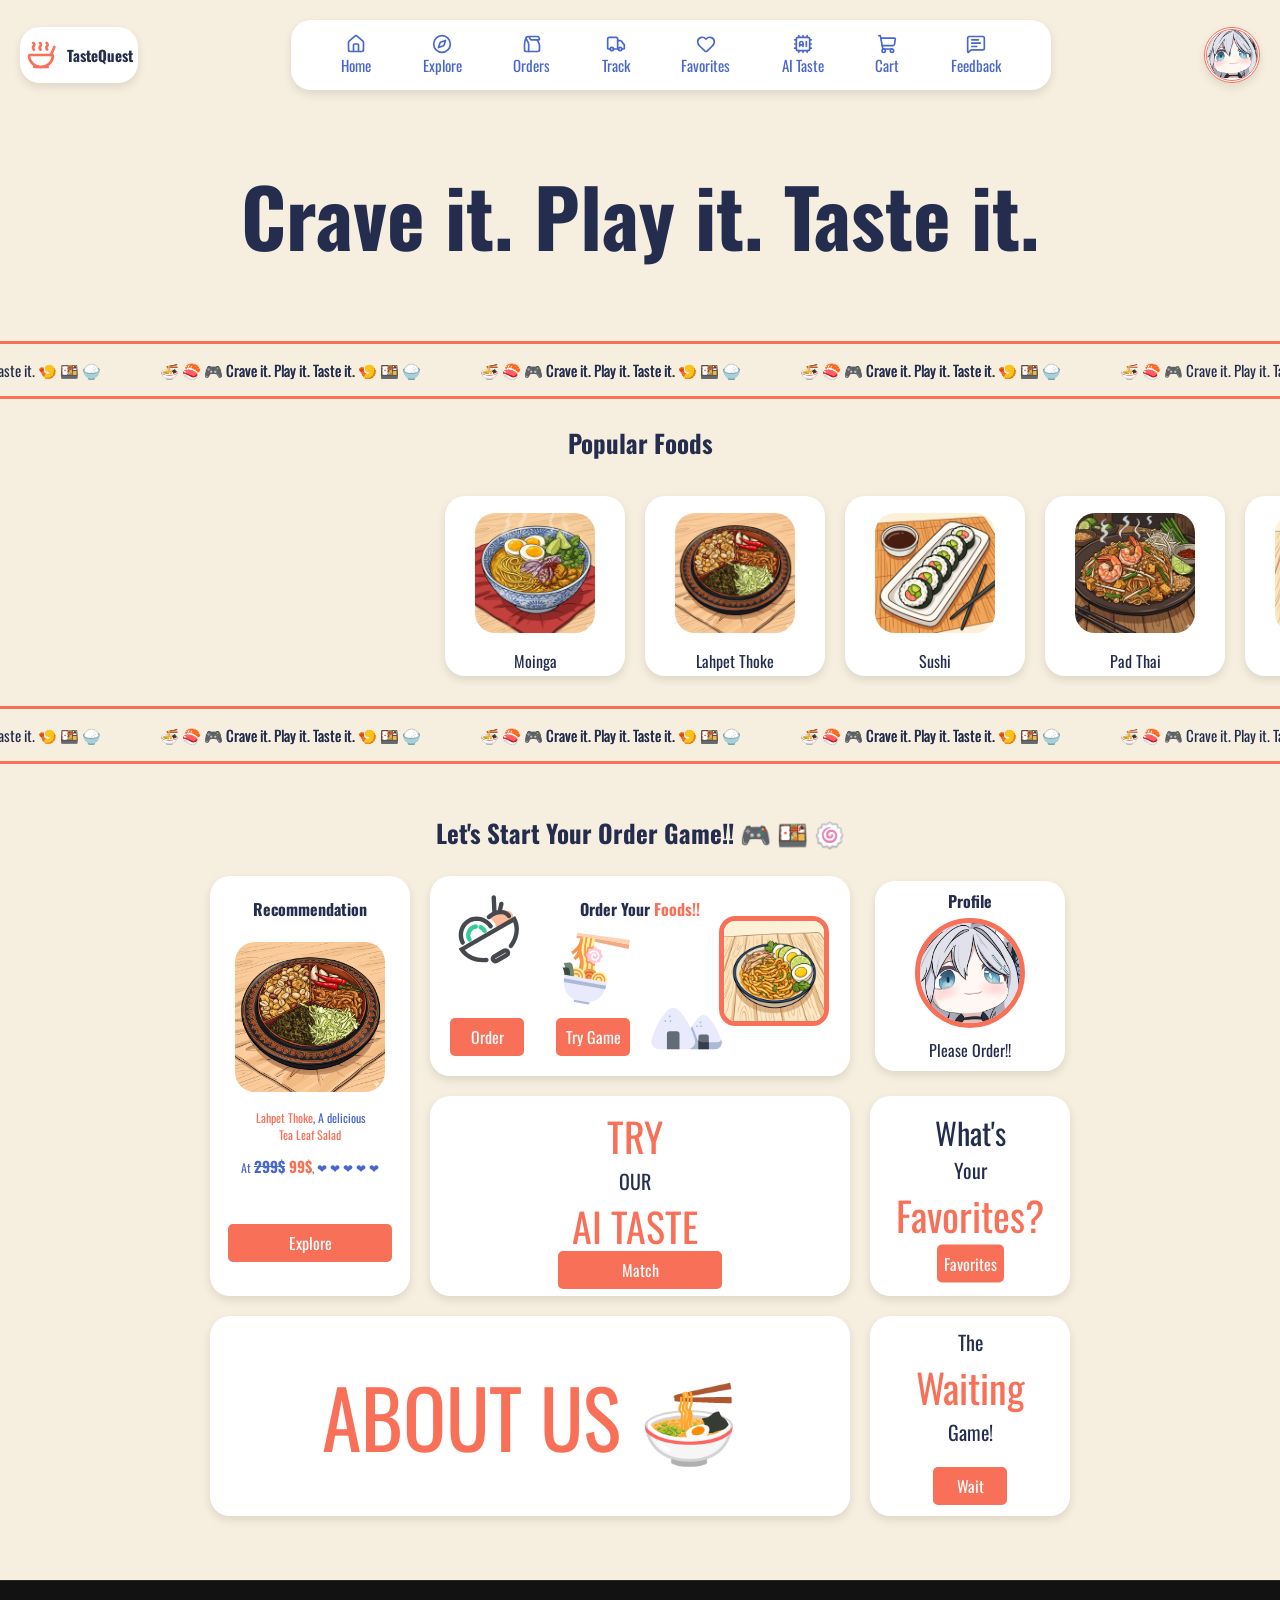
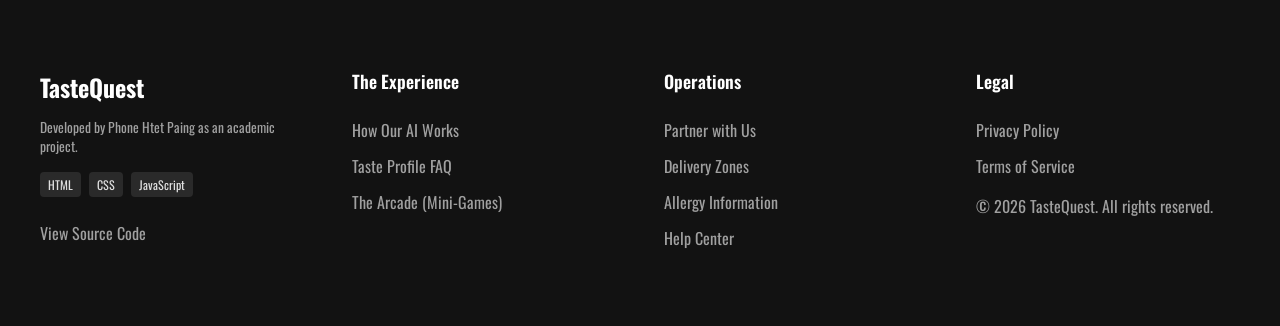
<file: index.html>
<!DOCTYPE html>
<html lang="en">
<head>
    <meta charset="UTF-8">
    <meta name="viewport" content="width=device-width, initial-scale=1.0">
    <title>TasteQuest | Crave it. Play it. Taste it. 🍜🍣🎮</title> 
    <link rel="stylesheet" href="styles.css">  
    <link rel="icon" type="image/x-icon" href="food_svg_icon.ico">  
</head>
<body>
    <nav class="nav-container"> 
        <div class="nav-logo box-decor box-hover">
            <svg xmlns="http://www.w3.org/2000/svg" width="32" height="32" viewBox="0 0 24 24" fill="none" stroke="#F87058" stroke-width="2" stroke-linecap="round" stroke-linejoin="round" class="lucide lucide-soup preview-icon"><path d="M11.248 3c.273.1.808.53.747 1.36-.05.83-.938 1.2-.989 2.02-.06.78.333 1.24.727 1.62"/><path d="M16.252 3c.268.1.794.53.745 1.36-.06.83-.923 1.2-.993 2.02-.05.78.338 1.24.725 1.62"/><path d="M19.5 12 22 6"/><path d="M4 12a1 1 0 00-.99 1.133A9 9 0 0012 21a9 9 0 008.99-7.867A1 1 0 0020 12z"/><path d="M6.252 3c.268.1.794.53.745 1.36-.06.83-.923 1.2-.993 2.02-.05.78.338 1.24.735 1.62"/><path d="M7 21h10"/></svg> 
            <h1>TasteQuest</h1> 
        </div>
        <div class="nav-main box-decor">
            <div class="nav-item"> 
                <svg xmlns="http://www.w3.org/2000/svg" width="20" height="20" viewBox="0 0 24 24" fill="none" stroke="#4966CC" stroke-width="2" stroke-linecap="round" stroke-linejoin="round" class="lucide lucide-house preview-icon"><path d="M15 21v-8a1 1 0 0 0-1-1h-4a1 1 0 0 0-1 1v8"/><path d="M3 10a2 2 0 0 1 .709-1.528l7-6a2 2 0 0 1 2.582 0l7 6A2 2 0 0 1 21 10v9a2 2 0 0 1-2 2H5a2 2 0 0 1-2-2z"/></svg> 
                <a href="#">Home</a>
            </div>
            <div class="nav-item"> 
                <svg xmlns="http://www.w3.org/2000/svg" width="20" height="20" viewBox="0 0 24 24" fill="none" stroke="#4966CC" stroke-width="2" stroke-linecap="round" stroke-linejoin="round" class="lucide lucide-compass preview-icon"><circle cx="12" cy="12" r="10"/><path d="m16.24 7.76-1.804 5.411a2 2 0 0 1-1.265 1.265L7.76 16.24l1.804-5.411a2 2 0 0 1 1.265-1.265z"/></svg> 
                <a href="pages/explore.html">Explore</a> 
            </div>
            <div class="nav-item"> 
                <svg xmlns="http://www.w3.org/2000/svg" width="20" height="20" viewBox="0 0 24 24" fill="none" stroke="#4966CC" stroke-width="2" stroke-linecap="round" stroke-linejoin="round" class="lucide lucide-paper-bag preview-icon"><path d="M5.364 3.848C4 6 3 9.652 3 12.652V19a2 2 0 002 2h14a2 2 0 002-2v-5c0-2.334-1.816-4.668-2.622-7.002"/><path d="M7 3h11.379a2 2 0 011.789 1.106l.723 1.447A1 1 0 0119.997 7h-8.525a2 2 0 01-1.789-1.106L8.79 4.105a2 2 0 10-3.579 1.789l2.261 4.522A5 5 0 018 12.652V21"/></svg> 
                <a href="pages/view_orders.html">Orders</a>
            </div>
            <div class="nav-item"> 
                <svg xmlns="http://www.w3.org/2000/svg" width="20" height="20" viewBox="0 0 24 24" fill="none" stroke="#4966CC" stroke-width="2" stroke-linecap="round" stroke-linejoin="round" class="lucide lucide-truck preview-icon"><path d="M14 18V6a2 2 0 0 0-2-2H4a2 2 0 0 0-2 2v11a1 1 0 0 0 1 1h2"/><path d="M15 18H9"/><path d="M19 18h2a1 1 0 0 0 1-1v-3.65a1 1 0 0 0-.22-.624l-3.48-4.35A1 1 0 0 0 17.52 8H14"/><circle cx="17" cy="18" r="2"/><circle cx="7" cy="18" r="2"/></svg>  
                <a href="pages/track_orders.html">Track</a>
            </div>
            <div class="nav-item"> 
                <svg xmlns="http://www.w3.org/2000/svg" width="20" height="20" viewBox="0 0 24 24" fill="none" stroke="#4966CC" stroke-width="2" stroke-linecap="round" stroke-linejoin="round" class="lucide lucide-heart preview-icon"><path d="M2 9.5a5.5 5.5 0 0 1 9.591-3.676.56.56 0 0 0 .818 0A5.49 5.49 0 0 1 22 9.5c0 2.29-1.5 4-3 5.5l-5.492 5.313a2 2 0 0 1-3 .019L5 15c-1.5-1.5-3-3.2-3-5.5"/></svg> 
                <a href="pages/favorites.html">Favorites</a> 
            </div> 
            <div class="nav-item"> 
                <svg xmlns="http://www.w3.org/2000/svg" width="20" height="20" viewBox="0 0 24 24" fill="none" stroke="#4966CC" stroke-width="2" stroke-linecap="round" stroke-linejoin="round" class="lucide lucide-cpu-ai preview-icon"><path d="M12 20v2"/><path d="M12 2v2"/><path d="M16 9v6"/><path d="M17 20v2"/><path d="M17 2v2"/><path d="M2 12h2"/><path d="M2 17h2"/><path d="M2 7h2"/><path d="M20 12h2"/><path d="M20 17h2"/><path d="M20 7h2"/><path d="M7 20v2"/><path d="M7 2v2"/><path d="M8 13h4"/><path d="M8 15v-4a2 2 0 014 0v4"/><rect x="4" y="4" width="16" height="16" rx="2"/></svg> 
                <a href="pages/ai_taste_match.html">AI Taste</a> 
            </div> 
            <div class="nav-item"> 
                <svg xmlns="http://www.w3.org/2000/svg" width="20" height="20" viewBox="0 0 24 24" fill="none" stroke="#4966CC" stroke-width="2" stroke-linecap="round" stroke-linejoin="round" class="lucide lucide-shopping-cart preview-icon"><path d="m2.05 2.05 1.099-.028a1 1 0 0 1 1.008.815l2.69 14.347A1 1 0 0 0 7.83 18H18"/><path d="M4.563 5h16.435a1 1 0 0 1 .981 1.204l-1.026 6.226A2 2 0 0 1 18.962 14H6.25"/><circle cx="18" cy="20" r="2"/><circle cx="8" cy="20" r="2"/></svg>
                <a href="pages/cart.html">Cart</a> 
            </div> 
            <div class="nav-item"> 
                <svg xmlns="http://www.w3.org/2000/svg" width="20" height="20" viewBox="0 0 24 24" fill="none" stroke="#4966CC" stroke-width="2" stroke-linecap="round" stroke-linejoin="round" class="lucide lucide-message-square-text preview-icon"><path d="M22 17a2 2 0 0 1-2 2H6.828a2 2 0 0 0-1.414.586l-2.202 2.202A.71.71 0 0 1 2 21.286V5a2 2 0 0 1 2-2h16a2 2 0 0 1 2 2z"/><path d="M7 11h10"/><path d="M7 15h6"/><path d="M7 7h8"/></svg> 
                <a href="pages/feedback.html">Feedback</a> 
            </div>
        </div>
        <div class="nav-profile box-decor box-hover">
            <a href="pages/profile.html"><img src="data/images/profile_pic.jpg" width="50px" draggable="false"></a> 
        </div>
    </nav>    

    <section>
        <h2 class="main-quote">Crave it. Play it. Taste it.</h2> 
    </section> 

    <section>
        <div class="quote-marquee">
            <div class="marquee-group marquee-to-left">
                <p class="marquee-item">🍜 🍣 🎮 Crave it. Play it. Taste it. 🍤 🍱 🍚</p> 
                <p class="marquee-item">🍜 🍣 🎮 Crave it. Play it. Taste it. 🍤 🍱 🍚</p> 
                <p class="marquee-item">🍜 🍣 🎮 Crave it. Play it. Taste it. 🍤 🍱 🍚</p> 
                <p class="marquee-item">🍜 🍣 🎮 Crave it. Play it. Taste it. 🍤 🍱 🍚</p> 
                <p class="marquee-item">🍜 🍣 🎮 Crave it. Play it. Taste it. 🍤 🍱 🍚</p> 
            </div> 
            <div aria-hidden class="marquee-group marquee-to-left">
                <p class="marquee-item">🍜 🍣 🎮 Crave it. Play it. Taste it. 🍤 🍱 🍚</p> 
                <p class="marquee-item">🍜 🍣 🎮 Crave it. Play it. Taste it. 🍤 🍱 🍚</p> 
                <p class="marquee-item">🍜 🍣 🎮 Crave it. Play it. Taste it. 🍤 🍱 🍚</p> 
                <p class="marquee-item">🍜 🍣 🎮 Crave it. Play it. Taste it. 🍤 🍱 🍚</p> 
                <p class="marquee-item">🍜 🍣 🎮 Crave it. Play it. Taste it. 🍤 🍱 🍚</p> 
            </div>
        </div> 

        <h3 style="text-align: center; font-size: 25px;">Popular Foods</h3>

        <div class="image-slide-container" id="image-slide-container"> 
            <div class="image-track" id="image-track" data-mouse-down-at="0" data-prev-percentage="0"> 
                <div class="image-slide-card box-decor">
                    <img src="data/images/foods/Moinga.png" alt="Moinga" class="slide-image" draggable="false"> 
                    <p>Moinga</p> 
                </div> 
                <div class="image-slide-card box-decor">
                    <img src="data/images/foods/LahpetThoke.png" alt="Lahpet Thoke" class="slide-image" draggable="false"> 
                    <p>Lahpet Thoke</p>  
                </div>
                <div class="image-slide-card box-decor">
                    <img src="data/images/foods/Sushi.png" alt="Sushi" class="slide-image" draggable="false"> 
                    <p>Sushi</p>  
                </div>
                <div class="image-slide-card box-decor">
                    <img src="data/images/foods/PadThai.png" alt="Pad Thai" class="slide-image" draggable="false"> 
                    <p>Pad Thai</p>  
                </div>
                <div class="image-slide-card box-decor">
                    <img src="data/images/foods/NanGyiThoke.png" alt="Nan Gyi Thoke" class="slide-image" draggable="false"> 
                    <p>Nan Gyi Thoke</p>  
                </div>
                <div class="image-slide-card box-decor">
                    <img src="data/images/foods/KimchiSalad.png" alt="Kimchi Salad" class="slide-image" draggable="false"> 
                    <p>Kimchi Salad</p>  
                </div>
                <div class="image-slide-card box-decor">
                    <img src="data/images/foods/Pho.png" alt="Pho" class="slide-image" draggable="false"> 
                    <p>Pho</p>  
                </div>
                <div class="image-slide-card box-decor">
                    <img src="data/images/foods/Ramen.png" alt="Ramen" class="slide-image" draggable="false"> 
                    <p>Ramen</p>  
                </div>
                <div class="image-slide-card box-decor">
                    <img src="data/images/foods/ShanKhaoSwe.png" alt="Shan Khao Swe" class="slide-image" draggable="false"> 
                    <p>Shan Khao Swe</p>  
                </div>
            </div>
        </div>

        <div class="quote-marquee">
            <div class="marquee-group marquee-to-right">
                <p class="marquee-item">🍜 🍣 🎮 Crave it. Play it. Taste it. 🍤 🍱 🍚</p> 
                <p class="marquee-item">🍜 🍣 🎮 Crave it. Play it. Taste it. 🍤 🍱 🍚</p> 
                <p class="marquee-item">🍜 🍣 🎮 Crave it. Play it. Taste it. 🍤 🍱 🍚</p> 
                <p class="marquee-item">🍜 🍣 🎮 Crave it. Play it. Taste it. 🍤 🍱 🍚</p> 
                <p class="marquee-item">🍜 🍣 🎮 Crave it. Play it. Taste it. 🍤 🍱 🍚</p> 
            </div> 
            <div aria-hidden class="marquee-group marquee-to-right">
                <p class="marquee-item">🍜 🍣 🎮 Crave it. Play it. Taste it. 🍤 🍱 🍚</p> 
                <p class="marquee-item">🍜 🍣 🎮 Crave it. Play it. Taste it. 🍤 🍱 🍚</p> 
                <p class="marquee-item">🍜 🍣 🎮 Crave it. Play it. Taste it. 🍤 🍱 🍚</p> 
                <p class="marquee-item">🍜 🍣 🎮 Crave it. Play it. Taste it. 🍤 🍱 🍚</p> 
                <p class="marquee-item">🍜 🍣 🎮 Crave it. Play it. Taste it. 🍤 🍱 🍚</p> 
            </div>
        </div>
    </section>

    <section style="margin-top: 50px;">
        <h3 style="text-align: center; font-size: 25px;">Let's Start Your Order Game!! 🎮 🍱 🍥</h3> 
        <div class="home-bento">
            <div class="bento-item bento-recommend box-decor box-hover" style="grid-area: recommend;">
                <h4>Recommendation</h4> 
                <div>
                    <img src="data/images/foods/LahpetThoke.png" alt="Lahpet Thoke"> 
                    <p><span style="color: #F87058;">Lahpet Thoke</span>, A delicious <br><span style="color: #F87058;">Tea Leaf Salad</span></p> 
                    <p>At <span style="font-size: 15px;"><strong><del>299$</del> <span style="color: #F87058;">99$</span></strong></span>, ❤ ❤ ❤ ❤ ❤</p>
                </div> 
                <a href="pages/explore.html" class="btn" style="margin-top: 35px; width: 150px;">Explore</a>
            </div>
            <div class="bento-item bento-order box-decor box-hover" style="grid-area: order;"> 
                <h4 style="text-align: center;">Order Your <span style="color: #F87058;">Foods!!</span></h4>
                <img style="position: absolute; width: 75px; transform: rotate(-30deg); top: 10%;" src="data/images/svg/food_svg_icon.svg" alt="food" draggable="false"> 
                <img style="position: absolute; width: 75px; right: 30%; bottom: 5%;" src="data/images/svg/rice_ball_svg_icon.svg" alt="rice ball" draggable="false"> 
                <img style="position: absolute; width: 75px; transform: rotate(10deg); top: 28%; left: 30%;" src="data/images/svg/ramen_svg_icon.svg" alt="ramen" draggable="false"> 
                <img style="width: 100px; border-radius: 15%; position: absolute; right: 5%; top: 20%; border: 5px solid #F87058; " src="data/images/foods/NanGyiThoke.png" alt="Nan Gyi Thoke" draggable="false">
                <a style="position: absolute; width: 60px; bottom: 10%;" class="btn" href="pages/explore.html">Order</a>
                <a style="position: absolute; width: 60px; bottom: 10%; left: 30%; " class="btn" href="pages/games.html">Try Game</a>
            </div> 
            <div class="bento-item bento-profile box-decor box-hover" style="grid-area: profile;">
                <h4>Profile</h4> 
                <a href="pages/profile.html"><img src="data/images/profile_pic.jpg" alt="profile pic" draggable="false"></a>
                <p>Please Order!!</p>
            </div>
            <div class="bento-item bento-ai-taste box-decor box-hover" style="grid-area: ai-taste;">
                <p class="bento-ai-item ba-item1" style="color: #F87058;">TRY</p>
                <p class="bento-ai-item ba-item2">OUR</p>
                <p class="bento-ai-item ba-item3" style="color: #F87058;">AI TASTE</p>
                <a class="bento-match-btn btn" href="pages/ai_taste_match.html">Match</a> 
            </div>
            <div class="bento-item bento-favorites box-decor box-hover" style="grid-area: favorites;">
                <div style="text-align: center; position: absolute; top: 50%; left: 50%; transform: translate(-50%, -50%);">
                    <p class="bf-item bf-item1">What's</p>
                    <p class="bf-item bf-item2">Your</p> 
                    <p class="bf-item bf-item3">Favorites?</p> 
                    <a style="display: inline-block;" class="btn" href="pages/favorites.html">Favorites</a>
                </div>
            </div>
            <div class="bento-item bento-about-us box-decor box-hover" style="grid-area: about;">
                <p style="font-size: 80px;"><a style="color: #F87058;" href="pages/about-us.html">ABOUT US 🍜</a></p> 
            </div>
            <div class="bento-item bento-game box-decor box-hover" style="grid-area: game; padding: 0;">
                    <p class="bg-item bg-item1">The</p> 
                    <p class="bg-item bg-item2">Waiting</p> 
                    <p class="bg-item bg-item3">Game!</p>
                    <a style="display: inline-block; width: 60px; margin-top: 20px;" class="btn" href="pages/games.html">Wait</a>
            </div>
        </div>
    </section> 

    <footer class="app-footer">
      <div class="footer-grid">
    
            <div class="footer-column brand-column">
              <h3 class="footer-logo">TasteQuest</h3>
              <p class="academic-note">Developed by Phone Htet Paing as an academic project.</p>
              <div class="tech-stack">
                <span class="badge">HTML</span>
                <span class="badge">CSS</span>
                <span class="badge">JavaScript</span>
              </div>
              <a href="https://github.com/PhpJones990/TasteQuest-Gamified-Food-Ordering-App-with-AI-Taste-Match" class="source-link" target="_blank" rel="noopener">View Source Code</a>
            </div>

            <div class="footer-column">
              <h4>The Experience</h4>
              <ul>
                <li><a href="#ai-engine">How Our AI Works</a></li>
                <li><a href="#taste-faq">Taste Profile FAQ</a></li>
                <li><a href="#arcade">The Arcade (Mini-Games)</a></li>
              </ul>
            </div>

            <div class="footer-column">
              <h4>Operations</h4>
              <ul>
                <li><a href="#partner">Partner with Us</a></li>
                <li><a href="#delivery">Delivery Zones</a></li>
                <li><a href="#allergy">Allergy Information</a></li>
                <li><a href="#support">Help Center</a></li>
              </ul>
            </div>

            <div class="footer-column">
              <h4>Legal</h4>
              <ul>
                <li><a href="#privacy">Privacy Policy</a></li>
                <li><a href="#terms">Terms of Service</a></li>
              </ul>
              <p class="copyright">© 2026 TasteQuest. All rights reserved.</p>
            </div>

        </div>
    </footer>

    <script src="script.js"></script>
</body>
</html>
</file>
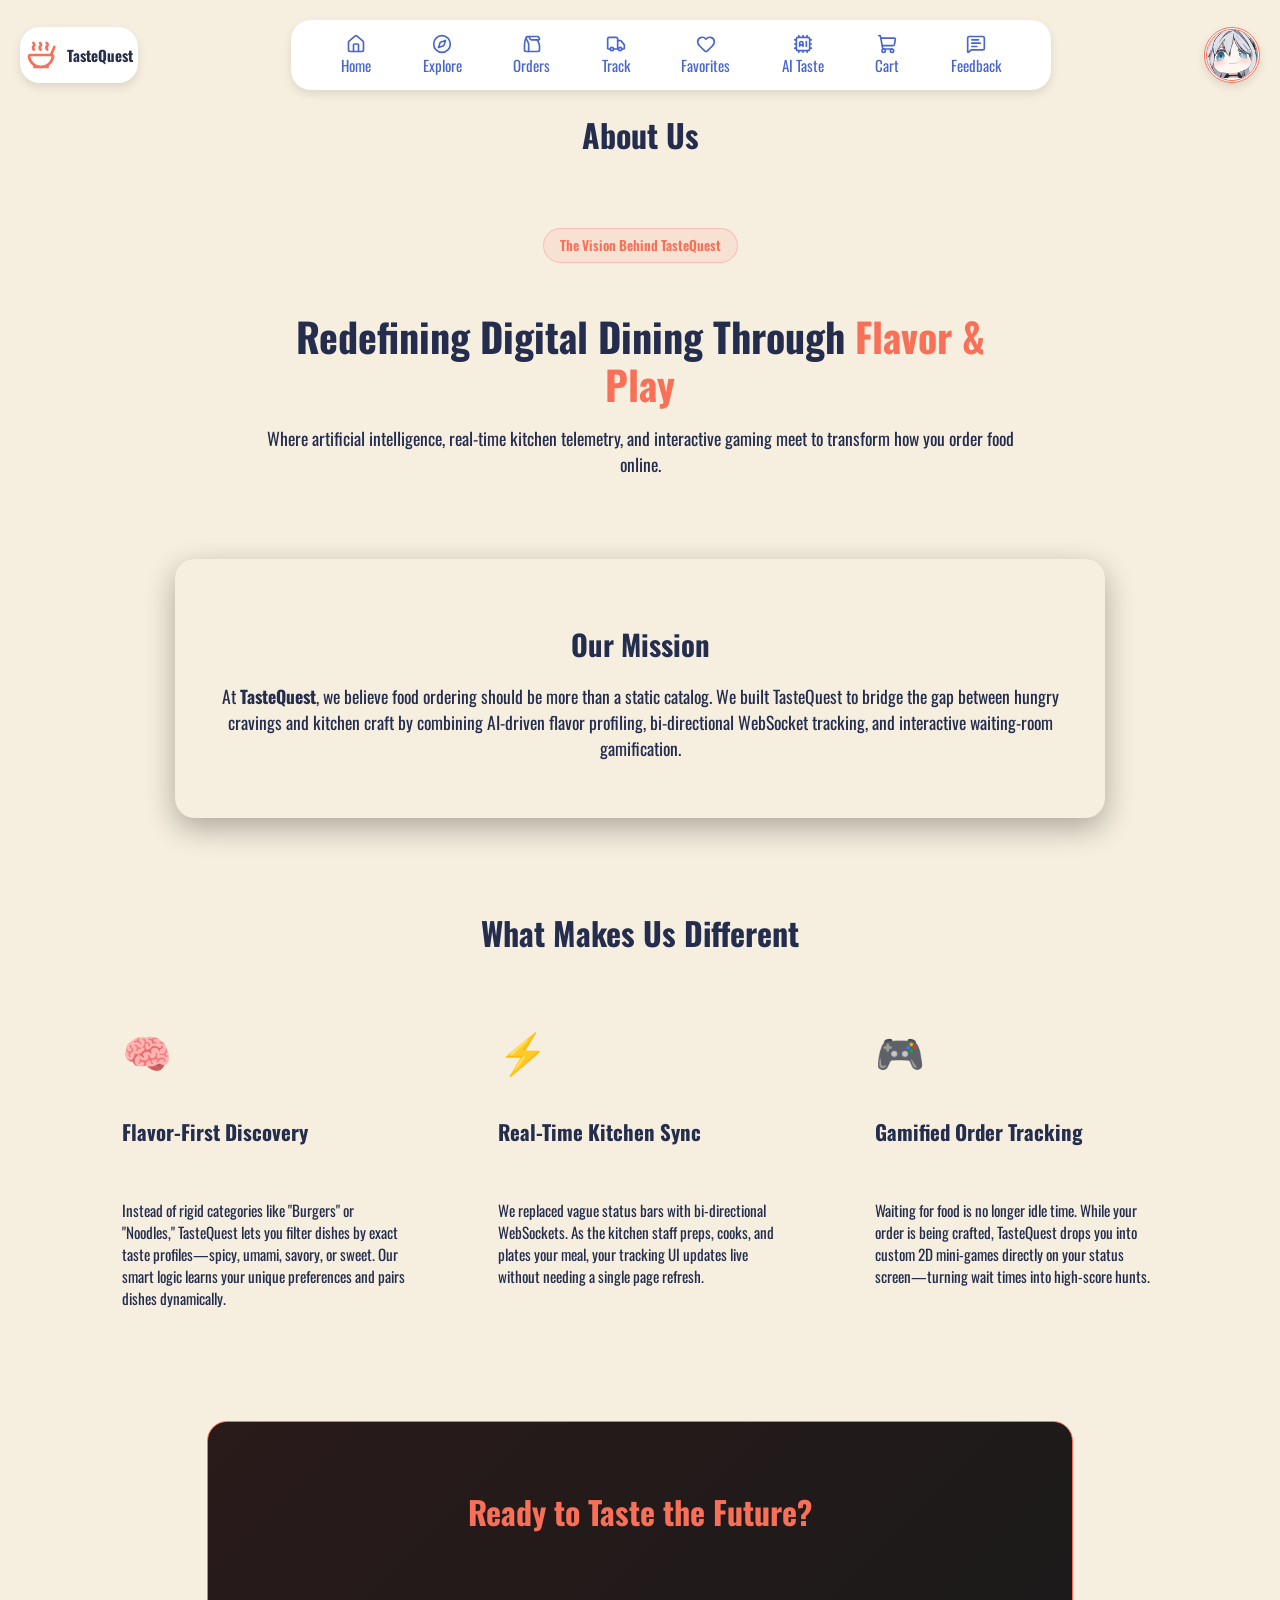
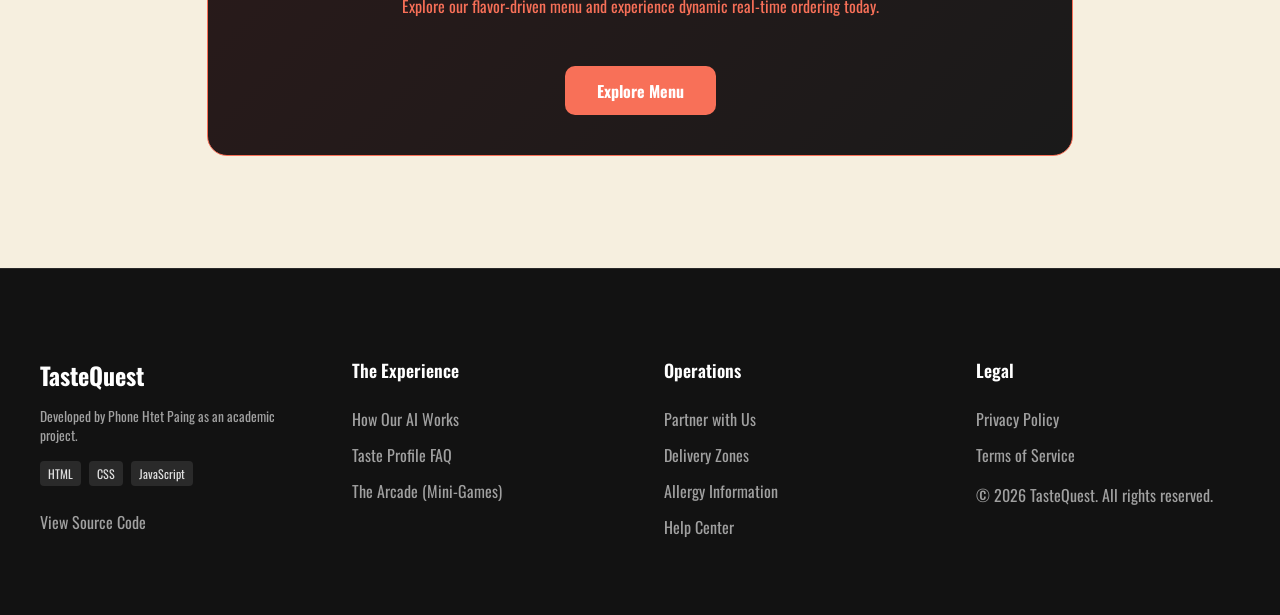
<file: pages/about-us.html>
<!DOCTYPE html>
<html lang="en">
<head>
    <meta charset="UTF-8">
    <meta name="viewport" content="width=device-width, initial-scale=1.0">
    <title>About Us | TasteQuest 🍜🍣🎮</title> 
    <link rel="stylesheet" href="../styles.css">  
    <link rel="icon" type="image/x-icon" href="../food_svg_icon.ico"> 
</head>
<body>
    <nav class="nav-container"> 
        <div class="nav-logo box-decor box-hover">
            <svg xmlns="http://www.w3.org/2000/svg" width="32" height="32" viewBox="0 0 24 24" fill="none" stroke="#F87058" stroke-width="2" stroke-linecap="round" stroke-linejoin="round" class="lucide lucide-soup preview-icon"><path d="M11.248 3c.273.1.808.53.747 1.36-.05.83-.938 1.2-.989 2.02-.06.78.333 1.24.727 1.62"/><path d="M16.252 3c.268.1.794.53.745 1.36-.06.83-.923 1.2-.993 2.02-.05.78.338 1.24.725 1.62"/><path d="M19.5 12 22 6"/><path d="M4 12a1 1 0 00-.99 1.133A9 9 0 0012 21a9 9 0 008.99-7.867A1 1 0 0020 12z"/><path d="M6.252 3c.268.1.794.53.745 1.36-.06.83-.923 1.2-.993 2.02-.05.78.338 1.24.735 1.62"/><path d="M7 21h10"/></svg> 
            <h1>TasteQuest</h1> 
        </div>
        <div class="nav-main box-decor">
            <div class="nav-item"> 
                <svg xmlns="http://www.w3.org/2000/svg" width="20" height="20" viewBox="0 0 24 24" fill="none" stroke="#4966CC" stroke-width="2" stroke-linecap="round" stroke-linejoin="round" class="lucide lucide-house preview-icon"><path d="M15 21v-8a1 1 0 0 0-1-1h-4a1 1 0 0 0-1 1v8"/><path d="M3 10a2 2 0 0 1 .709-1.528l7-6a2 2 0 0 1 2.582 0l7 6A2 2 0 0 1 21 10v9a2 2 0 0 1-2 2H5a2 2 0 0 1-2-2z"/></svg> 
                <a href="../index.html">Home</a>
            </div>
            <div class="nav-item"> 
                <svg xmlns="http://www.w3.org/2000/svg" width="20" height="20" viewBox="0 0 24 24" fill="none" stroke="#4966CC" stroke-width="2" stroke-linecap="round" stroke-linejoin="round" class="lucide lucide-compass preview-icon"><circle cx="12" cy="12" r="10"/><path d="m16.24 7.76-1.804 5.411a2 2 0 0 1-1.265 1.265L7.76 16.24l1.804-5.411a2 2 0 0 1 1.265-1.265z"/></svg> 
                <a href="../pages/explore.html">Explore</a> 
            </div>
            <div class="nav-item"> 
                <svg xmlns="http://www.w3.org/2000/svg" width="20" height="20" viewBox="0 0 24 24" fill="none" stroke="#4966CC" stroke-width="2" stroke-linecap="round" stroke-linejoin="round" class="lucide lucide-paper-bag preview-icon"><path d="M5.364 3.848C4 6 3 9.652 3 12.652V19a2 2 0 002 2h14a2 2 0 002-2v-5c0-2.334-1.816-4.668-2.622-7.002"/><path d="M7 3h11.379a2 2 0 011.789 1.106l.723 1.447A1 1 0 0119.997 7h-8.525a2 2 0 01-1.789-1.106L8.79 4.105a2 2 0 10-3.579 1.789l2.261 4.522A5 5 0 018 12.652V21"/></svg> 
                <a href="../pages/view_orders.html">Orders</a>
            </div>
            <div class="nav-item"> 
                <svg xmlns="http://www.w3.org/2000/svg" width="20" height="20" viewBox="0 0 24 24" fill="none" stroke="#4966CC" stroke-width="2" stroke-linecap="round" stroke-linejoin="round" class="lucide lucide-truck preview-icon"><path d="M14 18V6a2 2 0 0 0-2-2H4a2 2 0 0 0-2 2v11a1 1 0 0 0 1 1h2"/><path d="M15 18H9"/><path d="M19 18h2a1 1 0 0 0 1-1v-3.65a1 1 0 0 0-.22-.624l-3.48-4.35A1 1 0 0 0 17.52 8H14"/><circle cx="17" cy="18" r="2"/><circle cx="7" cy="18" r="2"/></svg>  
                <a href="../pages/track_orders.html">Track</a>
            </div>
            <div class="nav-item"> 
                <svg xmlns="http://www.w3.org/2000/svg" width="20" height="20" viewBox="0 0 24 24" fill="none" stroke="#4966CC" stroke-width="2" stroke-linecap="round" stroke-linejoin="round" class="lucide lucide-heart preview-icon"><path d="M2 9.5a5.5 5.5 0 0 1 9.591-3.676.56.56 0 0 0 .818 0A5.49 5.49 0 0 1 22 9.5c0 2.29-1.5 4-3 5.5l-5.492 5.313a2 2 0 0 1-3 .019L5 15c-1.5-1.5-3-3.2-3-5.5"/></svg> 
                <a href="../pages/favorites.html">Favorites</a> 
            </div> 
            <div class="nav-item"> 
                <svg xmlns="http://www.w3.org/2000/svg" width="20" height="20" viewBox="0 0 24 24" fill="none" stroke="#4966CC" stroke-width="2" stroke-linecap="round" stroke-linejoin="round" class="lucide lucide-cpu-ai preview-icon"><path d="M12 20v2"/><path d="M12 2v2"/><path d="M16 9v6"/><path d="M17 20v2"/><path d="M17 2v2"/><path d="M2 12h2"/><path d="M2 17h2"/><path d="M2 7h2"/><path d="M20 12h2"/><path d="M20 17h2"/><path d="M20 7h2"/><path d="M7 20v2"/><path d="M7 2v2"/><path d="M8 13h4"/><path d="M8 15v-4a2 2 0 014 0v4"/><rect x="4" y="4" width="16" height="16" rx="2"/></svg> 
                <a href="../pages/ai_taste_match.html">AI Taste</a> 
            </div> 
            <div class="nav-item"> 
                <svg xmlns="http://www.w3.org/2000/svg" width="20" height="20" viewBox="0 0 24 24" fill="none" stroke="#4966CC" stroke-width="2" stroke-linecap="round" stroke-linejoin="round" class="lucide lucide-shopping-cart preview-icon"><path d="m2.05 2.05 1.099-.028a1 1 0 0 1 1.008.815l2.69 14.347A1 1 0 0 0 7.83 18H18"/><path d="M4.563 5h16.435a1 1 0 0 1 .981 1.204l-1.026 6.226A2 2 0 0 1 18.962 14H6.25"/><circle cx="18" cy="20" r="2"/><circle cx="8" cy="20" r="2"/></svg>
                <a href="../pages/cart.html">Cart</a> 
            </div> 
            <div class="nav-item"> 
                <svg xmlns="http://www.w3.org/2000/svg" width="20" height="20" viewBox="0 0 24 24" fill="none" stroke="#4966CC" stroke-width="2" stroke-linecap="round" stroke-linejoin="round" class="lucide lucide-message-square-text preview-icon"><path d="M22 17a2 2 0 0 1-2 2H6.828a2 2 0 0 0-1.414.586l-2.202 2.202A.71.71 0 0 1 2 21.286V5a2 2 0 0 1 2-2h16a2 2 0 0 1 2 2z"/><path d="M7 11h10"/><path d="M7 15h6"/><path d="M7 7h8"/></svg> 
                <a href="../pages/feedback.html">Feedback</a> 
            </div>
        </div>
        <div class="nav-profile box-decor box-hover">
            <a href="../pages/profile.html"><img src="../data/images/profile_pic.jpg" width="50px" draggable="false"></a> 
        </div>
    </nav> 

    <h1 style="text-align: center;">About Us</h1> 

    <main class="about-container">
    
    <section class="hero-section">
      <span class="category-tag">The Vision Behind TasteQuest</span>
      <h1 class="hero-title">Redefining Digital Dining Through <span class="highlight">Flavor & Play</span></h1>
      <p class="hero-subtitle">
        Where artificial intelligence, real-time kitchen telemetry, and interactive gaming meet to transform how you order food online.
      </p>
    </section>

    <section class="mission-section box-hover">
      <div class="mission-card">
        <h2>Our Mission</h2>
        <p>
          At <strong>TasteQuest</strong>, we believe food ordering should be more than a static catalog. We built TasteQuest to bridge the gap between hungry cravings and kitchen craft by combining AI-driven flavor profiling, bi-directional WebSocket tracking, and interactive waiting-room gamification.
        </p>
      </div>
    </section>

    <section class="pillars-section">
      <h2 class="section-title">What Makes Us Different</h2>
      <div class="pillars-grid">
        
        <div class="pillar-card">
          <div class="card-icon">🧠</div>
          <h3>Flavor-First Discovery</h3>
          <p>
            Instead of rigid categories like "Burgers" or "Noodles," TasteQuest lets you filter dishes by exact taste profiles—spicy, umami, savory, or sweet. Our smart logic learns your unique preferences and pairs dishes dynamically.
          </p>
        </div>

        <div class="pillar-card">
          <div class="card-icon">⚡</div>
          <h3>Real-Time Kitchen Sync</h3>
          <p>
            We replaced vague status bars with bi-directional WebSockets. As the kitchen staff preps, cooks, and plates your meal, your tracking UI updates live without needing a single page refresh.
          </p>
        </div>

        <div class="pillar-card">
          <div class="card-icon">🎮</div>
          <h3>Gamified Order Tracking</h3>
          <p>
            Waiting for food is no longer idle time. While your order is being crafted, TasteQuest drops you into custom 2D mini-games directly on your status screen—turning wait times into high-score hunts.
          </p>
        </div>

      </div>
    </section>

    <section class="cta-section">
      <div class="cta-card">
        <h2>Ready to Taste the Future?</h2>
        <p>Explore our flavor-driven menu and experience dynamic real-time ordering today.</p>
        <a href="index.html" class="cta-btn">Explore Menu</a>
      </div>
    </section>

  </main>

    <footer class="app-footer">
      <div class="footer-grid">
    
            <div class="footer-column brand-column">
              <h3 class="footer-logo">TasteQuest</h3>
              <p class="academic-note">Developed by Phone Htet Paing as an academic project.</p>
              <div class="tech-stack">
                <span class="badge">HTML</span>
                <span class="badge">CSS</span>
                <span class="badge">JavaScript</span>
              </div>
              <a href="https://github.com/PhpJones990/TasteQuest-Gamified-Food-Ordering-App-with-AI-Taste-Match" class="source-link" target="_blank" rel="noopener">View Source Code</a>
            </div>

            <div class="footer-column">
              <h4>The Experience</h4>
              <ul>
                <li><a href="#ai-engine">How Our AI Works</a></li>
                <li><a href="#taste-faq">Taste Profile FAQ</a></li>
                <li><a href="#arcade">The Arcade (Mini-Games)</a></li>
              </ul>
            </div>

            <div class="footer-column">
              <h4>Operations</h4>
              <ul>
                <li><a href="#partner">Partner with Us</a></li>
                <li><a href="#delivery">Delivery Zones</a></li>
                <li><a href="#allergy">Allergy Information</a></li>
                <li><a href="#support">Help Center</a></li>
              </ul>
            </div>

            <div class="footer-column">
              <h4>Legal</h4>
              <ul>
                <li><a href="#privacy">Privacy Policy</a></li>
                <li><a href="#terms">Terms of Service</a></li>
              </ul>
              <p class="copyright">© 2026 TasteQuest. All rights reserved.</p>
            </div>

        </div>
    </footer>

</body>
</html>
</file>
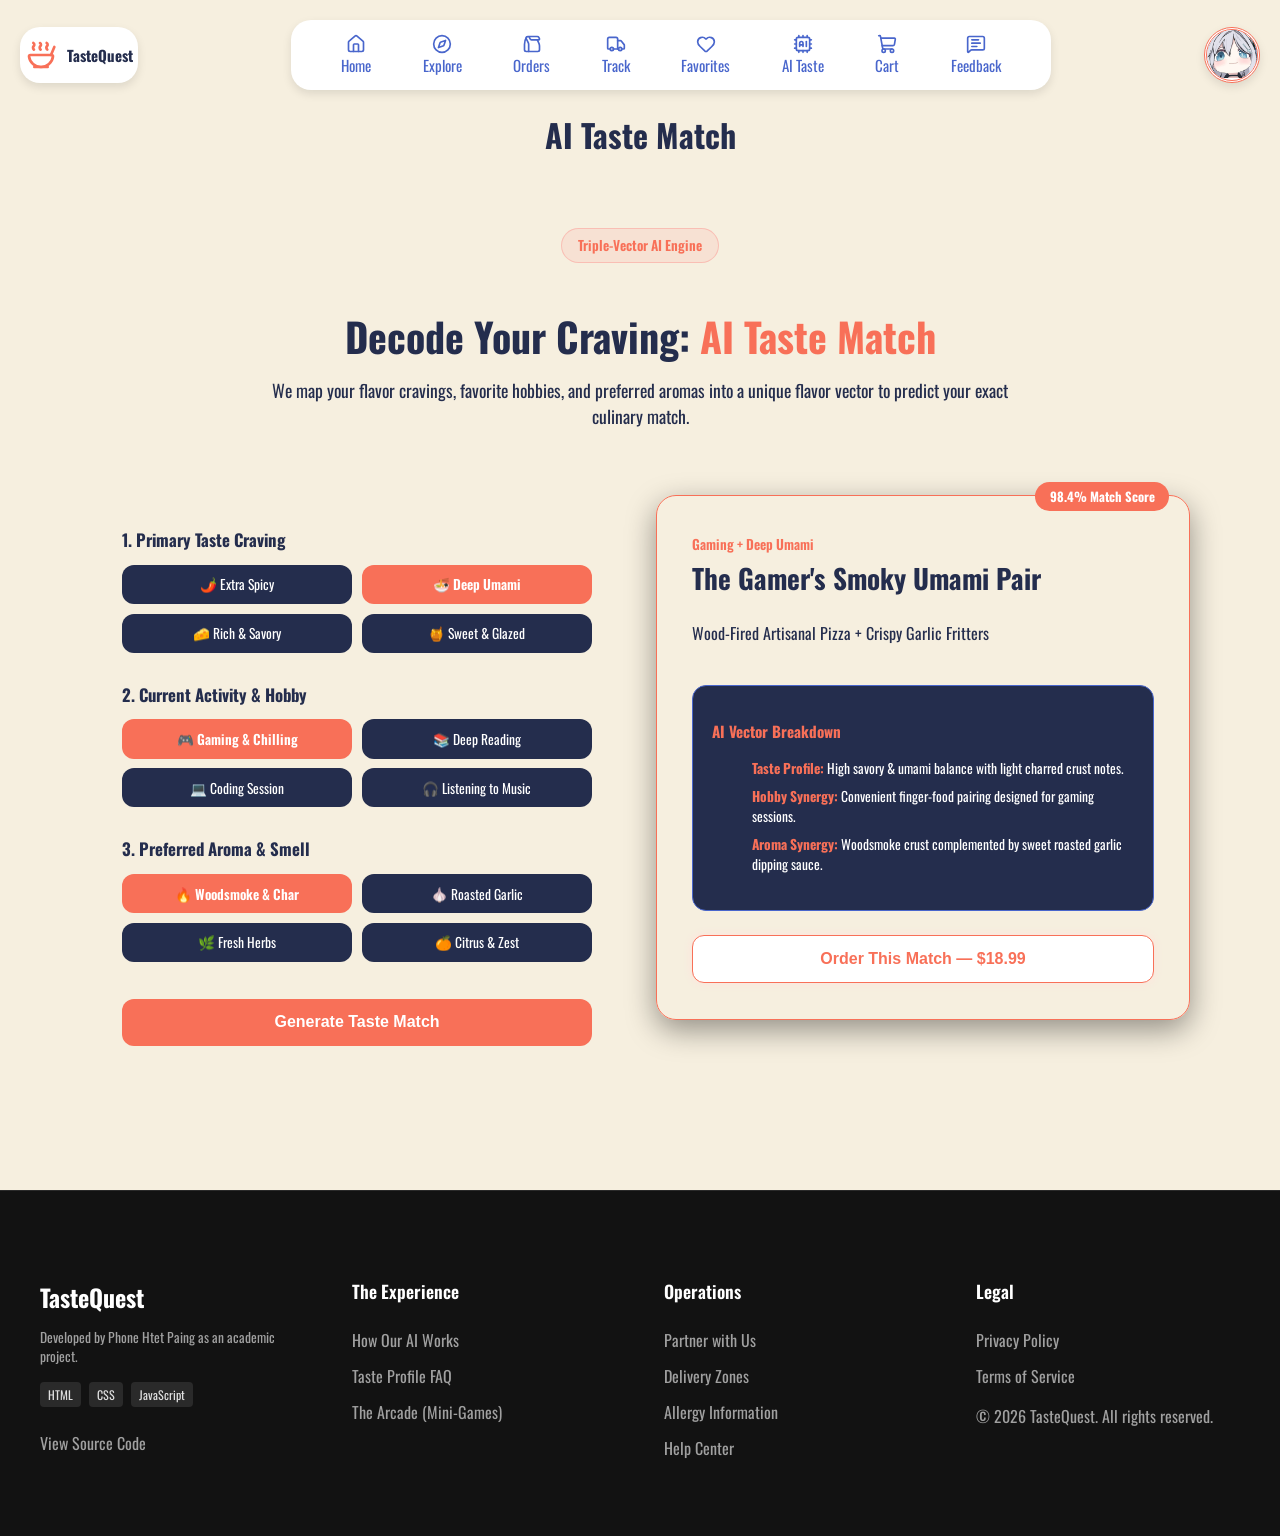
<file: pages/ai_taste_match.html>
<!DOCTYPE html>
<html lang="en">
<head>
    <meta charset="UTF-8">
    <meta name="viewport" content="width=device-width, initial-scale=1.0">
    <title>AI Taste Match | TasteQuest 🍜🍣🎮</title> 
    <link rel="stylesheet" href="../styles.css">  
    <link rel="icon" type="image/x-icon" href="../food_svg_icon.ico"> 
</head>
<body>
    <nav class="nav-container"> 
        <div class="nav-logo box-decor box-hover">
            <svg xmlns="http://www.w3.org/2000/svg" width="32" height="32" viewBox="0 0 24 24" fill="none" stroke="#F87058" stroke-width="2" stroke-linecap="round" stroke-linejoin="round" class="lucide lucide-soup preview-icon"><path d="M11.248 3c.273.1.808.53.747 1.36-.05.83-.938 1.2-.989 2.02-.06.78.333 1.24.727 1.62"/><path d="M16.252 3c.268.1.794.53.745 1.36-.06.83-.923 1.2-.993 2.02-.05.78.338 1.24.725 1.62"/><path d="M19.5 12 22 6"/><path d="M4 12a1 1 0 00-.99 1.133A9 9 0 0012 21a9 9 0 008.99-7.867A1 1 0 0020 12z"/><path d="M6.252 3c.268.1.794.53.745 1.36-.06.83-.923 1.2-.993 2.02-.05.78.338 1.24.735 1.62"/><path d="M7 21h10"/></svg> 
            <h1>TasteQuest</h1> 
        </div>
        <div class="nav-main box-decor">
            <div class="nav-item"> 
                <svg xmlns="http://www.w3.org/2000/svg" width="20" height="20" viewBox="0 0 24 24" fill="none" stroke="#4966CC" stroke-width="2" stroke-linecap="round" stroke-linejoin="round" class="lucide lucide-house preview-icon"><path d="M15 21v-8a1 1 0 0 0-1-1h-4a1 1 0 0 0-1 1v8"/><path d="M3 10a2 2 0 0 1 .709-1.528l7-6a2 2 0 0 1 2.582 0l7 6A2 2 0 0 1 21 10v9a2 2 0 0 1-2 2H5a2 2 0 0 1-2-2z"/></svg> 
                <a href="../index.html">Home</a>
            </div>
            <div class="nav-item"> 
                <svg xmlns="http://www.w3.org/2000/svg" width="20" height="20" viewBox="0 0 24 24" fill="none" stroke="#4966CC" stroke-width="2" stroke-linecap="round" stroke-linejoin="round" class="lucide lucide-compass preview-icon"><circle cx="12" cy="12" r="10"/><path d="m16.24 7.76-1.804 5.411a2 2 0 0 1-1.265 1.265L7.76 16.24l1.804-5.411a2 2 0 0 1 1.265-1.265z"/></svg> 
                <a href="../pages/explore.html">Explore</a> 
            </div>
            <div class="nav-item"> 
                <svg xmlns="http://www.w3.org/2000/svg" width="20" height="20" viewBox="0 0 24 24" fill="none" stroke="#4966CC" stroke-width="2" stroke-linecap="round" stroke-linejoin="round" class="lucide lucide-paper-bag preview-icon"><path d="M5.364 3.848C4 6 3 9.652 3 12.652V19a2 2 0 002 2h14a2 2 0 002-2v-5c0-2.334-1.816-4.668-2.622-7.002"/><path d="M7 3h11.379a2 2 0 011.789 1.106l.723 1.447A1 1 0 0119.997 7h-8.525a2 2 0 01-1.789-1.106L8.79 4.105a2 2 0 10-3.579 1.789l2.261 4.522A5 5 0 018 12.652V21"/></svg> 
                <a href="../pages/view_orders.html">Orders</a>
            </div>
            <div class="nav-item"> 
                <svg xmlns="http://www.w3.org/2000/svg" width="20" height="20" viewBox="0 0 24 24" fill="none" stroke="#4966CC" stroke-width="2" stroke-linecap="round" stroke-linejoin="round" class="lucide lucide-truck preview-icon"><path d="M14 18V6a2 2 0 0 0-2-2H4a2 2 0 0 0-2 2v11a1 1 0 0 0 1 1h2"/><path d="M15 18H9"/><path d="M19 18h2a1 1 0 0 0 1-1v-3.65a1 1 0 0 0-.22-.624l-3.48-4.35A1 1 0 0 0 17.52 8H14"/><circle cx="17" cy="18" r="2"/><circle cx="7" cy="18" r="2"/></svg>  
                <a href="../pages/track_orders.html">Track</a>
            </div>
            <div class="nav-item"> 
                <svg xmlns="http://www.w3.org/2000/svg" width="20" height="20" viewBox="0 0 24 24" fill="none" stroke="#4966CC" stroke-width="2" stroke-linecap="round" stroke-linejoin="round" class="lucide lucide-heart preview-icon"><path d="M2 9.5a5.5 5.5 0 0 1 9.591-3.676.56.56 0 0 0 .818 0A5.49 5.49 0 0 1 22 9.5c0 2.29-1.5 4-3 5.5l-5.492 5.313a2 2 0 0 1-3 .019L5 15c-1.5-1.5-3-3.2-3-5.5"/></svg> 
                <a href="../pages/favorites.html">Favorites</a> 
            </div> 
            <div class="nav-item"> 
                <svg xmlns="http://www.w3.org/2000/svg" width="20" height="20" viewBox="0 0 24 24" fill="none" stroke="#4966CC" stroke-width="2" stroke-linecap="round" stroke-linejoin="round" class="lucide lucide-cpu-ai preview-icon"><path d="M12 20v2"/><path d="M12 2v2"/><path d="M16 9v6"/><path d="M17 20v2"/><path d="M17 2v2"/><path d="M2 12h2"/><path d="M2 17h2"/><path d="M2 7h2"/><path d="M20 12h2"/><path d="M20 17h2"/><path d="M20 7h2"/><path d="M7 20v2"/><path d="M7 2v2"/><path d="M8 13h4"/><path d="M8 15v-4a2 2 0 014 0v4"/><rect x="4" y="4" width="16" height="16" rx="2"/></svg> 
                <a href="../pages/ai_taste_match.html">AI Taste</a> 
            </div> 
            <div class="nav-item"> 
                <svg xmlns="http://www.w3.org/2000/svg" width="20" height="20" viewBox="0 0 24 24" fill="none" stroke="#4966CC" stroke-width="2" stroke-linecap="round" stroke-linejoin="round" class="lucide lucide-shopping-cart preview-icon"><path d="m2.05 2.05 1.099-.028a1 1 0 0 1 1.008.815l2.69 14.347A1 1 0 0 0 7.83 18H18"/><path d="M4.563 5h16.435a1 1 0 0 1 .981 1.204l-1.026 6.226A2 2 0 0 1 18.962 14H6.25"/><circle cx="18" cy="20" r="2"/><circle cx="8" cy="20" r="2"/></svg>
                <a href="../pages/cart.html">Cart</a> 
            </div>  
            <div class="nav-item"> 
                <svg xmlns="http://www.w3.org/2000/svg" width="20" height="20" viewBox="0 0 24 24" fill="none" stroke="#4966CC" stroke-width="2" stroke-linecap="round" stroke-linejoin="round" class="lucide lucide-message-square-text preview-icon"><path d="M22 17a2 2 0 0 1-2 2H6.828a2 2 0 0 0-1.414.586l-2.202 2.202A.71.71 0 0 1 2 21.286V5a2 2 0 0 1 2-2h16a2 2 0 0 1 2 2z"/><path d="M7 11h10"/><path d="M7 15h6"/><path d="M7 7h8"/></svg> 
                <a href="../pages/feedback.html">Feedback</a> 
            </div>
        </div>
        <div class="nav-profile box-decor box-hover">
            <a href="../pages/profile.html"><img src="../data/images/profile_pic.jpg" width="50px" draggable="false"></a> 
        </div>
    </nav> 

    <h1 style="text-align: center;">AI Taste Match</h1> 

    <main class="page-container">
    
    <section class="hero-section">
      <span class="category-tag">Triple-Vector AI Engine</span>
      <h1 class="hero-title">Decode Your Craving: <span class="highlight">AI Taste Match</span></h1>
      <p class="hero-subtitle">
        We map your flavor cravings, favorite hobbies, and preferred aromas into a unique flavor vector to predict your exact culinary match.
      </p>
    </section>

    <div class="match-layout">
      
      <form class="selection-card" onsubmit="return false;">
        
        <div class="form-group">
          <label class="group-label">1. Primary Taste Craving</label>
          <div class="option-grid">
            <label class="pill-option">
              <input type="radio" name="taste" value="spicy" />
              <span>🌶️ Extra Spicy</span>
            </label>
            <label class="pill-option">
              <input type="radio" name="taste" value="umami" checked />
              <span>🍜 Deep Umami</span>
            </label>
            <label class="pill-option">
              <input type="radio" name="taste" value="savory" />
              <span>🧀 Rich & Savory</span>
            </label>
            <label class="pill-option">
              <input type="radio" name="taste" value="sweet" />
              <span>🍯 Sweet & Glazed</span>
            </label>
          </div>
        </div>

        <div class="form-group">
          <label class="group-label">2. Current Activity & Hobby</label>
          <div class="option-grid">
            <label class="pill-option">
              <input type="radio" name="hobby" value="gaming" checked />
              <span>🎮 Gaming & Chilling</span>
            </label>
            <label class="pill-option">
              <input type="radio" name="hobby" value="reading" />
              <span>📚 Deep Reading</span>
            </label>
            <label class="pill-option">
              <input type="radio" name="hobby" value="coding" />
              <span>💻 Coding Session</span>
            </label>
            <label class="pill-option">
              <input type="radio" name="hobby" value="music" />
              <span>🎧 Listening to Music</span>
            </label>
          </div>
        </div>

        <div class="form-group">
          <label class="group-label">3. Preferred Aroma & Smell</label>
          <div class="option-grid">
            <label class="pill-option">
              <input type="radio" name="aroma" value="smoke" checked />
              <span>🔥 Woodsmoke & Char</span>
            </label>
            <label class="pill-option">
              <input type="radio" name="aroma" value="garlic" />
              <span>🧄 Roasted Garlic</span>
            </label>
            <label class="pill-option">
              <input type="radio" name="aroma" value="herbs" />
              <span>🌿 Fresh Herbs</span>
            </label>
            <label class="pill-option">
              <input type="radio" name="aroma" value="citrus" />
              <span>🍊 Citrus & Zest</span>
            </label>
          </div>
        </div>

        <button type="submit" class="generate-btn">Generate Taste Match</button>
      </form>

      <article class="result-card box-hover">
        <div class="match-badge">98.4% Match Score</div>
        
        <div class="result-header">
          <span class="vibe-tag">Gaming + Deep Umami</span>
          <h2 class="result-title">The Gamer's Smoky Umami Pair</h2>
          <p class="dish-names">Wood-Fired Artisanal Pizza + Crispy Garlic Fritters</p>
        </div>

        <div class="analysis-box">
          <h3><span class="highlight">AI Vector Breakdown</span></h3>
          <ul>
            <li><strong class="highlight">Taste Profile:</strong> High savory & umami balance with light charred crust notes.</li>
            <li><strong class="highlight">Hobby Synergy:</strong> Convenient finger-food pairing designed for gaming sessions.</li>
            <li><strong class="highlight">Aroma Synergy:</strong> Woodsmoke crust complemented by sweet roasted garlic dipping sauce.</li>
          </ul>
        </div>

        <button class="order-btn">Order This Match — $18.99</button>
      </article>

    </div>

  </main>

    <footer class="app-footer">
      <div class="footer-grid">
    
            <div class="footer-column brand-column">
              <h3 class="footer-logo">TasteQuest</h3>
              <p class="academic-note">Developed by Phone Htet Paing as an academic project.</p>
              <div class="tech-stack">
                <span class="badge">HTML</span>
                <span class="badge">CSS</span>
                <span class="badge">JavaScript</span>
              </div>
              <a href="https://github.com/PhpJones990/TasteQuest-Gamified-Food-Ordering-App-with-AI-Taste-Match" class="source-link" target="_blank" rel="noopener">View Source Code</a>
            </div>

            <div class="footer-column">
              <h4>The Experience</h4>
              <ul>
                <li><a href="#ai-engine">How Our AI Works</a></li>
                <li><a href="#taste-faq">Taste Profile FAQ</a></li>
                <li><a href="#arcade">The Arcade (Mini-Games)</a></li>
              </ul>
            </div>

            <div class="footer-column">
              <h4>Operations</h4>
              <ul>
                <li><a href="#partner">Partner with Us</a></li>
                <li><a href="#delivery">Delivery Zones</a></li>
                <li><a href="#allergy">Allergy Information</a></li>
                <li><a href="#support">Help Center</a></li>
              </ul>
            </div>

            <div class="footer-column">
              <h4>Legal</h4>
              <ul>
                <li><a href="#privacy">Privacy Policy</a></li>
                <li><a href="#terms">Terms of Service</a></li>
              </ul>
              <p class="copyright">© 2026 TasteQuest. All rights reserved.</p>
            </div>

        </div>
    </footer> 

</body>
</html>
</file>
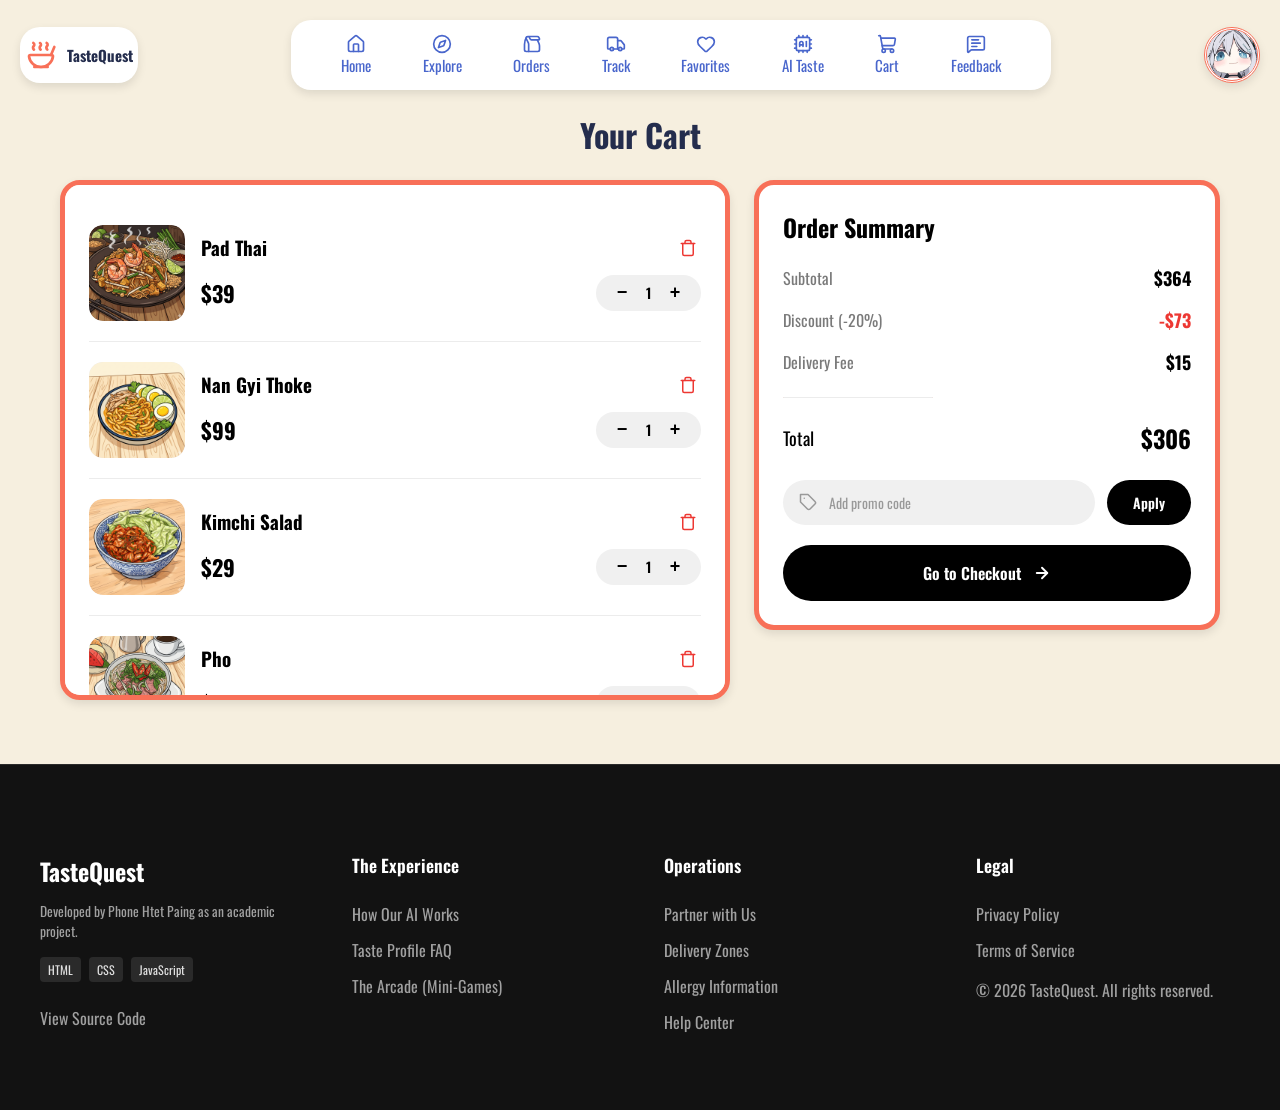
<file: pages/cart.html>
<!DOCTYPE html>
<html lang="en">
<head>
    <meta charset="UTF-8">
    <meta name="viewport" content="width=device-width, initial-scale=1.0">
    <title>Cart | TasteQuest 🍜🍣🎮</title> 
    <link rel="stylesheet" href="../styles.css">  
    <link rel="icon" type="image/x-icon" href="../food_svg_icon.ico"> 
</head>
<body> 
    <nav class="nav-container"> 
        <div class="nav-logo box-decor box-hover">
            <svg xmlns="http://www.w3.org/2000/svg" width="32" height="32" viewBox="0 0 24 24" fill="none" stroke="#F87058" stroke-width="2" stroke-linecap="round" stroke-linejoin="round" class="lucide lucide-soup preview-icon"><path d="M11.248 3c.273.1.808.53.747 1.36-.05.83-.938 1.2-.989 2.02-.06.78.333 1.24.727 1.62"/><path d="M16.252 3c.268.1.794.53.745 1.36-.06.83-.923 1.2-.993 2.02-.05.78.338 1.24.725 1.62"/><path d="M19.5 12 22 6"/><path d="M4 12a1 1 0 00-.99 1.133A9 9 0 0012 21a9 9 0 008.99-7.867A1 1 0 0020 12z"/><path d="M6.252 3c.268.1.794.53.745 1.36-.06.83-.923 1.2-.993 2.02-.05.78.338 1.24.735 1.62"/><path d="M7 21h10"/></svg> 
            <h1>TasteQuest</h1> 
        </div>
        <div class="nav-main box-decor">
            <div class="nav-item"> 
                <svg xmlns="http://www.w3.org/2000/svg" width="20" height="20" viewBox="0 0 24 24" fill="none" stroke="#4966CC" stroke-width="2" stroke-linecap="round" stroke-linejoin="round" class="lucide lucide-house preview-icon"><path d="M15 21v-8a1 1 0 0 0-1-1h-4a1 1 0 0 0-1 1v8"/><path d="M3 10a2 2 0 0 1 .709-1.528l7-6a2 2 0 0 1 2.582 0l7 6A2 2 0 0 1 21 10v9a2 2 0 0 1-2 2H5a2 2 0 0 1-2-2z"/></svg> 
                <a href="../index.html">Home</a>
            </div>
            <div class="nav-item"> 
                <svg xmlns="http://www.w3.org/2000/svg" width="20" height="20" viewBox="0 0 24 24" fill="none" stroke="#4966CC" stroke-width="2" stroke-linecap="round" stroke-linejoin="round" class="lucide lucide-compass preview-icon"><circle cx="12" cy="12" r="10"/><path d="m16.24 7.76-1.804 5.411a2 2 0 0 1-1.265 1.265L7.76 16.24l1.804-5.411a2 2 0 0 1 1.265-1.265z"/></svg> 
                <a href="../pages/explore.html">Explore</a> 
            </div>
            <div class="nav-item"> 
                <svg xmlns="http://www.w3.org/2000/svg" width="20" height="20" viewBox="0 0 24 24" fill="none" stroke="#4966CC" stroke-width="2" stroke-linecap="round" stroke-linejoin="round" class="lucide lucide-paper-bag preview-icon"><path d="M5.364 3.848C4 6 3 9.652 3 12.652V19a2 2 0 002 2h14a2 2 0 002-2v-5c0-2.334-1.816-4.668-2.622-7.002"/><path d="M7 3h11.379a2 2 0 011.789 1.106l.723 1.447A1 1 0 0119.997 7h-8.525a2 2 0 01-1.789-1.106L8.79 4.105a2 2 0 10-3.579 1.789l2.261 4.522A5 5 0 018 12.652V21"/></svg> 
                <a href="../pages/view_orders.html">Orders</a>
            </div> 
            <div class="nav-item"> 
                <svg xmlns="http://www.w3.org/2000/svg" width="20" height="20" viewBox="0 0 24 24" fill="none" stroke="#4966CC" stroke-width="2" stroke-linecap="round" stroke-linejoin="round" class="lucide lucide-truck preview-icon"><path d="M14 18V6a2 2 0 0 0-2-2H4a2 2 0 0 0-2 2v11a1 1 0 0 0 1 1h2"/><path d="M15 18H9"/><path d="M19 18h2a1 1 0 0 0 1-1v-3.65a1 1 0 0 0-.22-.624l-3.48-4.35A1 1 0 0 0 17.52 8H14"/><circle cx="17" cy="18" r="2"/><circle cx="7" cy="18" r="2"/></svg>  
                <a href="../pages/track_orders.html">Track</a>
            </div>
            <div class="nav-item"> 
                <svg xmlns="http://www.w3.org/2000/svg" width="20" height="20" viewBox="0 0 24 24" fill="none" stroke="#4966CC" stroke-width="2" stroke-linecap="round" stroke-linejoin="round" class="lucide lucide-heart preview-icon"><path d="M2 9.5a5.5 5.5 0 0 1 9.591-3.676.56.56 0 0 0 .818 0A5.49 5.49 0 0 1 22 9.5c0 2.29-1.5 4-3 5.5l-5.492 5.313a2 2 0 0 1-3 .019L5 15c-1.5-1.5-3-3.2-3-5.5"/></svg> 
                <a href="../pages/favorites.html">Favorites</a> 
            </div> 
            <div class="nav-item"> 
                <svg xmlns="http://www.w3.org/2000/svg" width="20" height="20" viewBox="0 0 24 24" fill="none" stroke="#4966CC" stroke-width="2" stroke-linecap="round" stroke-linejoin="round" class="lucide lucide-cpu-ai preview-icon"><path d="M12 20v2"/><path d="M12 2v2"/><path d="M16 9v6"/><path d="M17 20v2"/><path d="M17 2v2"/><path d="M2 12h2"/><path d="M2 17h2"/><path d="M2 7h2"/><path d="M20 12h2"/><path d="M20 17h2"/><path d="M20 7h2"/><path d="M7 20v2"/><path d="M7 2v2"/><path d="M8 13h4"/><path d="M8 15v-4a2 2 0 014 0v4"/><rect x="4" y="4" width="16" height="16" rx="2"/></svg> 
                <a href="../pages/ai_taste_match.html">AI Taste</a> 
            </div> 
            <div class="nav-item"> 
                <svg xmlns="http://www.w3.org/2000/svg" width="20" height="20" viewBox="0 0 24 24" fill="none" stroke="#4966CC" stroke-width="2" stroke-linecap="round" stroke-linejoin="round" class="lucide lucide-shopping-cart preview-icon"><path d="m2.05 2.05 1.099-.028a1 1 0 0 1 1.008.815l2.69 14.347A1 1 0 0 0 7.83 18H18"/><path d="M4.563 5h16.435a1 1 0 0 1 .981 1.204l-1.026 6.226A2 2 0 0 1 18.962 14H6.25"/><circle cx="18" cy="20" r="2"/><circle cx="8" cy="20" r="2"/></svg>
                <a href="../pages/cart.html">Cart</a> 
            </div> 
            <div class="nav-item"> 
                <svg xmlns="http://www.w3.org/2000/svg" width="20" height="20" viewBox="0 0 24 24" fill="none" stroke="#4966CC" stroke-width="2" stroke-linecap="round" stroke-linejoin="round" class="lucide lucide-message-square-text preview-icon"><path d="M22 17a2 2 0 0 1-2 2H6.828a2 2 0 0 0-1.414.586l-2.202 2.202A.71.71 0 0 1 2 21.286V5a2 2 0 0 1 2-2h16a2 2 0 0 1 2 2z"/><path d="M7 11h10"/><path d="M7 15h6"/><path d="M7 7h8"/></svg> 
                <a href="../pages/feedback.html">Feedback</a> 
            </div>
        </div>
        <div class="nav-profile box-decor box-hover">
            <a href="../pages/profile.html"><img src="../data/images/profile_pic.jpg" width="50px" draggable="false"></a> 
        </div>
    </nav> 

    <h1 style="text-align: center;">Your Cart</h1> 

    <main>
        <div class="cart-main-container">
            <div class="cart-items-card box-decor box-hover">
                <div id="cart-items-list" class="cart-items-list">

                </div>

                <div class="cart-empty-message" style="display: none;">
                    <p>Your cart is empty.</p>
                    <a href="explore.html" class="cart-shop-now-btn">Explore Items</a>
                </div>
            </div>

            <div class="cart-summary-card box-decor box-hover">
                <h2 class="summary-title">Order Summary</h2>

                <div class="summary-details">
                    <div class="summary-row">
                        <span class="summary-label">Subtotal</span>
                        <span class="summary-value" id="cart-subtotal">$0</span>
                    </div>
                    <div class="summary-row">
                        <span class="summary-label">Discount (-20%)</span>
                        <span class="summary-value discount-value" id="cart-discount">-$0</span>
                    </div>
                    <div class="summary-row">
                        <span class="summary-label">Delivery Fee</span>
                        <span class="summary-value" id="cart-delivery">$0</span>
                    </div>

                    <hr class="summary-divider">

                    <div class="summary-row total-row">
                        <span class="summary-label">Total</span>
                        <span class="summary-value" id="cart-total">$0</span>
                    </div>
                </div>

                <div class="promo-code-container">
                    <div class="promo-input-wrapper">
                        <svg xmlns="http://www.w3.org/2000/svg" width="18" height="18" viewBox="0 0 24 24" fill="none" stroke="#999" stroke-width="2" stroke-linecap="round" stroke-linejoin="round" class="promo-tag-icon">
                            <path d="M12 2H2v10l9.29 9.29c.94.94 2.48.94 3.42 0l6.58-6.58c.94-.94.94-2.48 0-3.42L12 2Z"/>
                            <path d="M7 7h.01"/>
                        </svg>
                        <input type="text" placeholder="Add promo code" class="promo-input" id="promo-input">
                    </div>
                    <button type="button" class="promo-apply-btn" id="promo-btn">Apply</button>
                </div>

                <button type="button" class="checkout-btn">
                    <span>Go to Checkout</span>
                    <svg xmlns="http://www.w3.org/2000/svg" width="18" height="18" viewBox="0 0 24 24" fill="none" stroke="currentColor" stroke-width="2" stroke-linecap="round" stroke-linejoin="round" class="cart-arrow-icon">
                        <line x1="5" y1="12" x2="19" y2="12"></line>
                        <polyline points="12 5 19 12 12 19"></polyline>
                    </svg>
                </button>
            </div>
        </div>

        <script src="../scripts/cart.js"></script>
    </main>

    <footer class="app-footer">
      <div class="footer-grid">
    
            <div class="footer-column brand-column">
              <h3 class="footer-logo">TasteQuest</h3>
              <p class="academic-note">Developed by Phone Htet Paing as an academic project.</p>
              <div class="tech-stack">
                <span class="badge">HTML</span>
                <span class="badge">CSS</span>
                <span class="badge">JavaScript</span>
              </div>
              <a href="https://github.com/PhpJones990/TasteQuest-Gamified-Food-Ordering-App-with-AI-Taste-Match" class="source-link" target="_blank" rel="noopener">View Source Code</a>
            </div>

            <div class="footer-column">
              <h4>The Experience</h4>
              <ul>
                <li><a href="#ai-engine">How Our AI Works</a></li>
                <li><a href="#taste-faq">Taste Profile FAQ</a></li>
                <li><a href="#arcade">The Arcade (Mini-Games)</a></li>
              </ul>
            </div>

            <div class="footer-column">
              <h4>Operations</h4>
              <ul>
                <li><a href="#partner">Partner with Us</a></li>
                <li><a href="#delivery">Delivery Zones</a></li>
                <li><a href="#allergy">Allergy Information</a></li>
                <li><a href="#support">Help Center</a></li>
              </ul>
            </div>

            <div class="footer-column">
              <h4>Legal</h4>
              <ul>
                <li><a href="#privacy">Privacy Policy</a></li>
                <li><a href="#terms">Terms of Service</a></li>
              </ul>
              <p class="copyright">© 2026 TasteQuest. All rights reserved.</p>
            </div>

        </div>
    </footer>
</body>
</html>
</file>
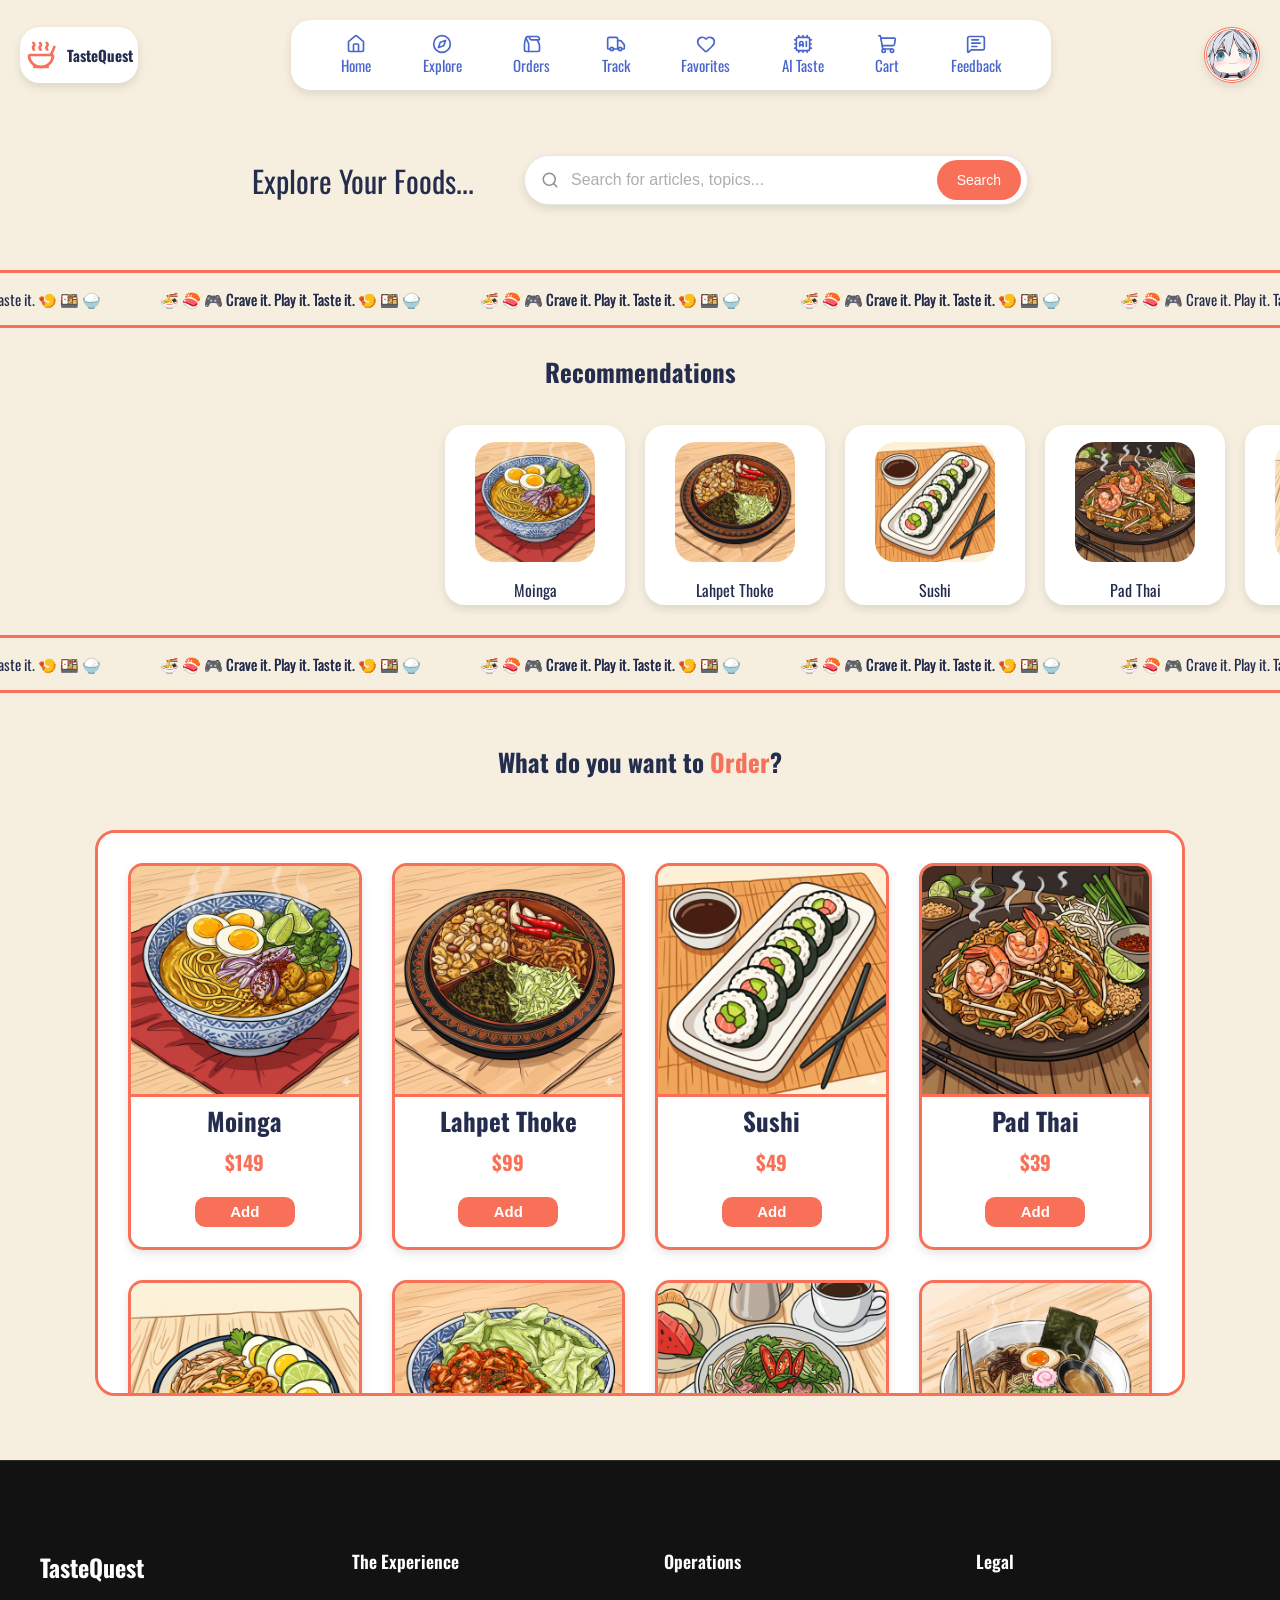
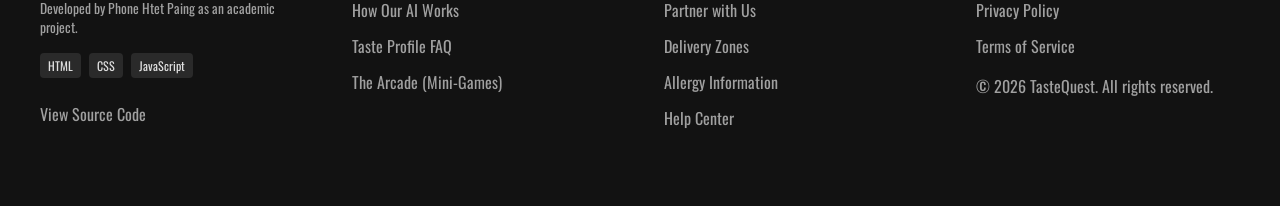
<file: pages/explore.html>
<!DOCTYPE html>
<html lang="en">
<head>
    <meta charset="UTF-8">
    <meta name="viewport" content="width=device-width, initial-scale=1.0">
    <title>Explore | TasteQuest 🍜🍣🎮</title> 
    <link rel="stylesheet" href="../styles.css">  
    <link rel="icon" type="image/x-icon" href="../food_svg_icon.ico"> 
</head>
<body>
    <nav class="nav-container"> 
        <div class="nav-logo box-decor box-hover">
            <svg xmlns="http://www.w3.org/2000/svg" width="32" height="32" viewBox="0 0 24 24" fill="none" stroke="#F87058" stroke-width="2" stroke-linecap="round" stroke-linejoin="round" class="lucide lucide-soup preview-icon"><path d="M11.248 3c.273.1.808.53.747 1.36-.05.83-.938 1.2-.989 2.02-.06.78.333 1.24.727 1.62"/><path d="M16.252 3c.268.1.794.53.745 1.36-.06.83-.923 1.2-.993 2.02-.05.78.338 1.24.725 1.62"/><path d="M19.5 12 22 6"/><path d="M4 12a1 1 0 00-.99 1.133A9 9 0 0012 21a9 9 0 008.99-7.867A1 1 0 0020 12z"/><path d="M6.252 3c.268.1.794.53.745 1.36-.06.83-.923 1.2-.993 2.02-.05.78.338 1.24.735 1.62"/><path d="M7 21h10"/></svg> 
            <h1>TasteQuest</h1> 
        </div>
        <div class="nav-main box-decor">
            <div class="nav-item"> 
                <svg xmlns="http://www.w3.org/2000/svg" width="20" height="20" viewBox="0 0 24 24" fill="none" stroke="#4966CC" stroke-width="2" stroke-linecap="round" stroke-linejoin="round" class="lucide lucide-house preview-icon"><path d="M15 21v-8a1 1 0 0 0-1-1h-4a1 1 0 0 0-1 1v8"/><path d="M3 10a2 2 0 0 1 .709-1.528l7-6a2 2 0 0 1 2.582 0l7 6A2 2 0 0 1 21 10v9a2 2 0 0 1-2 2H5a2 2 0 0 1-2-2z"/></svg> 
                <a href="../index.html">Home</a>
            </div>
            <div class="nav-item"> 
                <svg xmlns="http://www.w3.org/2000/svg" width="20" height="20" viewBox="0 0 24 24" fill="none" stroke="#4966CC" stroke-width="2" stroke-linecap="round" stroke-linejoin="round" class="lucide lucide-compass preview-icon"><circle cx="12" cy="12" r="10"/><path d="m16.24 7.76-1.804 5.411a2 2 0 0 1-1.265 1.265L7.76 16.24l1.804-5.411a2 2 0 0 1 1.265-1.265z"/></svg> 
                <a href="../pages/explore.html">Explore</a> 
            </div>
            <div class="nav-item"> 
                <svg xmlns="http://www.w3.org/2000/svg" width="20" height="20" viewBox="0 0 24 24" fill="none" stroke="#4966CC" stroke-width="2" stroke-linecap="round" stroke-linejoin="round" class="lucide lucide-paper-bag preview-icon"><path d="M5.364 3.848C4 6 3 9.652 3 12.652V19a2 2 0 002 2h14a2 2 0 002-2v-5c0-2.334-1.816-4.668-2.622-7.002"/><path d="M7 3h11.379a2 2 0 011.789 1.106l.723 1.447A1 1 0 0119.997 7h-8.525a2 2 0 01-1.789-1.106L8.79 4.105a2 2 0 10-3.579 1.789l2.261 4.522A5 5 0 018 12.652V21"/></svg> 
                <a href="../pages/view_orders.html">Orders</a>
            </div>
            <div class="nav-item"> 
                <svg xmlns="http://www.w3.org/2000/svg" width="20" height="20" viewBox="0 0 24 24" fill="none" stroke="#4966CC" stroke-width="2" stroke-linecap="round" stroke-linejoin="round" class="lucide lucide-truck preview-icon"><path d="M14 18V6a2 2 0 0 0-2-2H4a2 2 0 0 0-2 2v11a1 1 0 0 0 1 1h2"/><path d="M15 18H9"/><path d="M19 18h2a1 1 0 0 0 1-1v-3.65a1 1 0 0 0-.22-.624l-3.48-4.35A1 1 0 0 0 17.52 8H14"/><circle cx="17" cy="18" r="2"/><circle cx="7" cy="18" r="2"/></svg>  
                <a href="../pages/track_orders.html">Track</a>
            </div>
            <div class="nav-item"> 
                <svg xmlns="http://www.w3.org/2000/svg" width="20" height="20" viewBox="0 0 24 24" fill="none" stroke="#4966CC" stroke-width="2" stroke-linecap="round" stroke-linejoin="round" class="lucide lucide-heart preview-icon"><path d="M2 9.5a5.5 5.5 0 0 1 9.591-3.676.56.56 0 0 0 .818 0A5.49 5.49 0 0 1 22 9.5c0 2.29-1.5 4-3 5.5l-5.492 5.313a2 2 0 0 1-3 .019L5 15c-1.5-1.5-3-3.2-3-5.5"/></svg> 
                <a href="../pages/favorites.html">Favorites</a> 
            </div> 
            <div class="nav-item"> 
                <svg xmlns="http://www.w3.org/2000/svg" width="20" height="20" viewBox="0 0 24 24" fill="none" stroke="#4966CC" stroke-width="2" stroke-linecap="round" stroke-linejoin="round" class="lucide lucide-cpu-ai preview-icon"><path d="M12 20v2"/><path d="M12 2v2"/><path d="M16 9v6"/><path d="M17 20v2"/><path d="M17 2v2"/><path d="M2 12h2"/><path d="M2 17h2"/><path d="M2 7h2"/><path d="M20 12h2"/><path d="M20 17h2"/><path d="M20 7h2"/><path d="M7 20v2"/><path d="M7 2v2"/><path d="M8 13h4"/><path d="M8 15v-4a2 2 0 014 0v4"/><rect x="4" y="4" width="16" height="16" rx="2"/></svg> 
                <a href="../pages/ai_taste_match.html">AI Taste</a> 
            </div> 
            <div class="nav-item"> 
                <svg xmlns="http://www.w3.org/2000/svg" width="20" height="20" viewBox="0 0 24 24" fill="none" stroke="#4966CC" stroke-width="2" stroke-linecap="round" stroke-linejoin="round" class="lucide lucide-shopping-cart preview-icon"><path d="m2.05 2.05 1.099-.028a1 1 0 0 1 1.008.815l2.69 14.347A1 1 0 0 0 7.83 18H18"/><path d="M4.563 5h16.435a1 1 0 0 1 .981 1.204l-1.026 6.226A2 2 0 0 1 18.962 14H6.25"/><circle cx="18" cy="20" r="2"/><circle cx="8" cy="20" r="2"/></svg>
                <a href="../pages/cart.html">Cart</a> 
            </div> 
            <div class="nav-item"> 
                <svg xmlns="http://www.w3.org/2000/svg" width="20" height="20" viewBox="0 0 24 24" fill="none" stroke="#4966CC" stroke-width="2" stroke-linecap="round" stroke-linejoin="round" class="lucide lucide-message-square-text preview-icon"><path d="M22 17a2 2 0 0 1-2 2H6.828a2 2 0 0 0-1.414.586l-2.202 2.202A.71.71 0 0 1 2 21.286V5a2 2 0 0 1 2-2h16a2 2 0 0 1 2 2z"/><path d="M7 11h10"/><path d="M7 15h6"/><path d="M7 7h8"/></svg> 
                <a href="../pages/feedback.html">Feedback</a> 
            </div>
        </div>
        <div class="nav-profile box-decor box-hover">
            <a href="../pages/profile.html"><img src="../data/images/profile_pic.jpg" width="50px" draggable="false"></a> 
        </div>
    </nav> 

    <section class="serach-section"> 
        <p>Explore Your Foods...</p>

        <form class="search-container" action="/search" method="GET">

          <div class="search-icon">
            <svg xmlns="http://w3.org" width="18" height="18" viewBox="0 0 24 24" fill="none" stroke="currentColor" stroke-width="2" stroke-linecap="round" stroke-linejoin="round"><circle cx="11" cy="11" r="8"></circle><line x1="21" y1="21" x2="16.65" y2="16.65"></line></svg>
          </div>
      
            <input type="search" class="search-input" placeholder="Search for articles, topics..." aria-label="Search website">
      
            <button type="submit" class="search-btn">Search</button>
        </form>
    </section>

    <section style="margin-top: 50px;">
        <div class="quote-marquee">
            <div class="marquee-group marquee-to-left">
                <p class="marquee-item">🍜 🍣 🎮 Crave it. Play it. Taste it. 🍤 🍱 🍚</p> 
                <p class="marquee-item">🍜 🍣 🎮 Crave it. Play it. Taste it. 🍤 🍱 🍚</p> 
                <p class="marquee-item">🍜 🍣 🎮 Crave it. Play it. Taste it. 🍤 🍱 🍚</p> 
                <p class="marquee-item">🍜 🍣 🎮 Crave it. Play it. Taste it. 🍤 🍱 🍚</p> 
                <p class="marquee-item">🍜 🍣 🎮 Crave it. Play it. Taste it. 🍤 🍱 🍚</p> 
            </div> 
            <div aria-hidden class="marquee-group marquee-to-left">
                <p class="marquee-item">🍜 🍣 🎮 Crave it. Play it. Taste it. 🍤 🍱 🍚</p> 
                <p class="marquee-item">🍜 🍣 🎮 Crave it. Play it. Taste it. 🍤 🍱 🍚</p> 
                <p class="marquee-item">🍜 🍣 🎮 Crave it. Play it. Taste it. 🍤 🍱 🍚</p> 
                <p class="marquee-item">🍜 🍣 🎮 Crave it. Play it. Taste it. 🍤 🍱 🍚</p> 
                <p class="marquee-item">🍜 🍣 🎮 Crave it. Play it. Taste it. 🍤 🍱 🍚</p> 
            </div>
        </div> 

        <h3 style="text-align: center; font-size: 25px;">Recommendations</h3>

        <div class="image-slide-container" id="image-slide-container"> 
            <div class="image-track" id="image-track" data-mouse-down-at="0" data-prev-percentage="0"> 
                <div class="image-slide-card box-decor">
                    <img src="../data/images/foods/Moinga.png" alt="Moinga" class="slide-image" draggable="false"> 
                    <p>Moinga</p> 
                </div> 
                <div class="image-slide-card box-decor">
                    <img src="../data/images/foods/LahpetThoke.png" alt="Lahpet Thoke" class="slide-image" draggable="false"> 
                    <p>Lahpet Thoke</p>  
                </div>
                <div class="image-slide-card box-decor">
                    <img src="../data/images/foods/Sushi.png" alt="Sushi" class="slide-image" draggable="false"> 
                    <p>Sushi</p>  
                </div>
                <div class="image-slide-card box-decor">
                    <img src="../data/images/foods/PadThai.png" alt="Pad Thai" class="slide-image" draggable="false"> 
                    <p>Pad Thai</p>  
                </div>
                <div class="image-slide-card box-decor">
                    <img src="../data/images/foods/NanGyiThoke.png" alt="Nan Gyi Thoke" class="slide-image" draggable="false"> 
                    <p>Nan Gyi Thoke</p>  
                </div>
                <div class="image-slide-card box-decor">
                    <img src="../data/images/foods/KimchiSalad.png" alt="Kimchi Salad" class="slide-image" draggable="false"> 
                    <p>Kimchi Salad</p>  
                </div>
                <div class="image-slide-card box-decor">
                    <img src="../data/images/foods/Pho.png" alt="Pho" class="slide-image" draggable="false"> 
                    <p>Pho</p>  
                </div>
                <div class="image-slide-card box-decor">
                    <img src="../data/images/foods/Ramen.png" alt="Ramen" class="slide-image" draggable="false"> 
                    <p>Ramen</p>  
                </div>
                <div class="image-slide-card box-decor">
                    <img src="../data/images/foods/ShanKhaoSwe.png" alt="Shan Khao Swe" class="slide-image" draggable="false"> 
                    <p>Shan Khao Swe</p>  
                </div>
            </div>
        </div>

        <div class="quote-marquee">
            <div class="marquee-group marquee-to-right">
                <p class="marquee-item">🍜 🍣 🎮 Crave it. Play it. Taste it. 🍤 🍱 🍚</p> 
                <p class="marquee-item">🍜 🍣 🎮 Crave it. Play it. Taste it. 🍤 🍱 🍚</p> 
                <p class="marquee-item">🍜 🍣 🎮 Crave it. Play it. Taste it. 🍤 🍱 🍚</p> 
                <p class="marquee-item">🍜 🍣 🎮 Crave it. Play it. Taste it. 🍤 🍱 🍚</p> 
                <p class="marquee-item">🍜 🍣 🎮 Crave it. Play it. Taste it. 🍤 🍱 🍚</p> 
            </div> 
            <div aria-hidden class="marquee-group marquee-to-right">
                <p class="marquee-item">🍜 🍣 🎮 Crave it. Play it. Taste it. 🍤 🍱 🍚</p> 
                <p class="marquee-item">🍜 🍣 🎮 Crave it. Play it. Taste it. 🍤 🍱 🍚</p> 
                <p class="marquee-item">🍜 🍣 🎮 Crave it. Play it. Taste it. 🍤 🍱 🍚</p> 
                <p class="marquee-item">🍜 🍣 🎮 Crave it. Play it. Taste it. 🍤 🍱 🍚</p> 
                <p class="marquee-item">🍜 🍣 🎮 Crave it. Play it. Taste it. 🍤 🍱 🍚</p> 
            </div>
        </div>
    </section> 

    <section style="margin-top: 50px;">
        <h3 style="text-align: center; font-size: 25px;">What do you want to <span style="color: #F87058;">Order</span>?</h3> 

        <div class="scroll-container-vertical" id="product-container">

        </div>
    </section> 

    <footer class="app-footer">
      <div class="footer-grid">
    
            <div class="footer-column brand-column">
              <h3 class="footer-logo">TasteQuest</h3>
              <p class="academic-note">Developed by Phone Htet Paing as an academic project.</p>
              <div class="tech-stack">
                <span class="badge">HTML</span>
                <span class="badge">CSS</span>
                <span class="badge">JavaScript</span>
              </div>
              <a href="https://github.com/PhpJones990/TasteQuest-Gamified-Food-Ordering-App-with-AI-Taste-Match" class="source-link" target="_blank" rel="noopener">View Source Code</a>
            </div>

            <div class="footer-column">
              <h4>The Experience</h4>
              <ul>
                <li><a href="#ai-engine">How Our AI Works</a></li>
                <li><a href="#taste-faq">Taste Profile FAQ</a></li>
                <li><a href="#arcade">The Arcade (Mini-Games)</a></li>
              </ul>
            </div>

            <div class="footer-column">
              <h4>Operations</h4>
              <ul>
                <li><a href="#partner">Partner with Us</a></li>
                <li><a href="#delivery">Delivery Zones</a></li>
                <li><a href="#allergy">Allergy Information</a></li>
                <li><a href="#support">Help Center</a></li>
              </ul>
            </div>

            <div class="footer-column">
              <h4>Legal</h4>
              <ul>
                <li><a href="#privacy">Privacy Policy</a></li>
                <li><a href="#terms">Terms of Service</a></li>
              </ul>
              <p class="copyright">© 2026 TasteQuest. All rights reserved.</p>
            </div>

        </div>
    </footer>

    <script src="../script.js"></script>
</body>
</html>
</file>
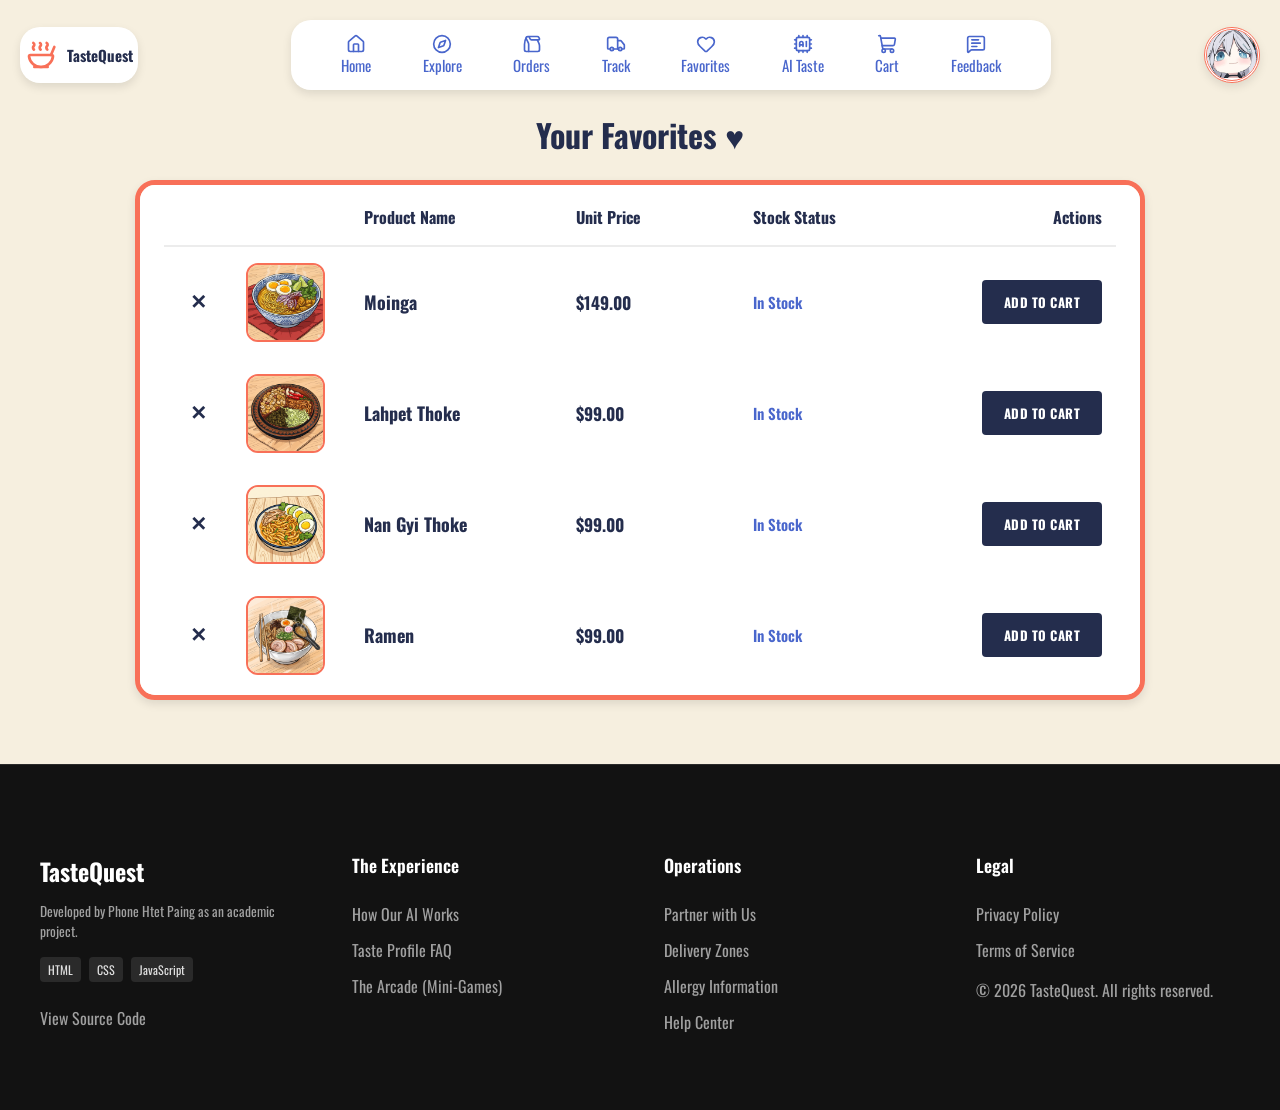
<file: pages/favorites.html>
<!DOCTYPE html>
<html lang="en">
<head>
    <meta charset="UTF-8">
    <meta name="viewport" content="width=device-width, initial-scale=1.0">
    <title>Favorites | TasteQuest 🍜🍣🎮</title> 
    <link rel="stylesheet" href="../styles.css">  
    <link rel="icon" type="image/x-icon" href="../food_svg_icon.ico"> 
</head>
<body> 
    <nav class="nav-container"> 
        <div class="nav-logo box-decor box-hover">
            <svg xmlns="http://www.w3.org/2000/svg" width="32" height="32" viewBox="0 0 24 24" fill="none" stroke="#F87058" stroke-width="2" stroke-linecap="round" stroke-linejoin="round" class="lucide lucide-soup preview-icon"><path d="M11.248 3c.273.1.808.53.747 1.36-.05.83-.938 1.2-.989 2.02-.06.78.333 1.24.727 1.62"/><path d="M16.252 3c.268.1.794.53.745 1.36-.06.83-.923 1.2-.993 2.02-.05.78.338 1.24.725 1.62"/><path d="M19.5 12 22 6"/><path d="M4 12a1 1 0 00-.99 1.133A9 9 0 0012 21a9 9 0 008.99-7.867A1 1 0 0020 12z"/><path d="M6.252 3c.268.1.794.53.745 1.36-.06.83-.923 1.2-.993 2.02-.05.78.338 1.24.735 1.62"/><path d="M7 21h10"/></svg> 
            <h1>TasteQuest</h1> 
        </div>
        <div class="nav-main box-decor">
            <div class="nav-item"> 
                <svg xmlns="http://www.w3.org/2000/svg" width="20" height="20" viewBox="0 0 24 24" fill="none" stroke="#4966CC" stroke-width="2" stroke-linecap="round" stroke-linejoin="round" class="lucide lucide-house preview-icon"><path d="M15 21v-8a1 1 0 0 0-1-1h-4a1 1 0 0 0-1 1v8"/><path d="M3 10a2 2 0 0 1 .709-1.528l7-6a2 2 0 0 1 2.582 0l7 6A2 2 0 0 1 21 10v9a2 2 0 0 1-2 2H5a2 2 0 0 1-2-2z"/></svg> 
                <a href="../index.html">Home</a>
            </div>
            <div class="nav-item"> 
                <svg xmlns="http://www.w3.org/2000/svg" width="20" height="20" viewBox="0 0 24 24" fill="none" stroke="#4966CC" stroke-width="2" stroke-linecap="round" stroke-linejoin="round" class="lucide lucide-compass preview-icon"><circle cx="12" cy="12" r="10"/><path d="m16.24 7.76-1.804 5.411a2 2 0 0 1-1.265 1.265L7.76 16.24l1.804-5.411a2 2 0 0 1 1.265-1.265z"/></svg> 
                <a href="../pages/explore.html">Explore</a> 
            </div>
            <div class="nav-item"> 
                <svg xmlns="http://www.w3.org/2000/svg" width="20" height="20" viewBox="0 0 24 24" fill="none" stroke="#4966CC" stroke-width="2" stroke-linecap="round" stroke-linejoin="round" class="lucide lucide-paper-bag preview-icon"><path d="M5.364 3.848C4 6 3 9.652 3 12.652V19a2 2 0 002 2h14a2 2 0 002-2v-5c0-2.334-1.816-4.668-2.622-7.002"/><path d="M7 3h11.379a2 2 0 011.789 1.106l.723 1.447A1 1 0 0119.997 7h-8.525a2 2 0 01-1.789-1.106L8.79 4.105a2 2 0 10-3.579 1.789l2.261 4.522A5 5 0 018 12.652V21"/></svg> 
                <a href="../pages/view_orders.html">Orders</a>
            </div>
            <div class="nav-item"> 
                <svg xmlns="http://www.w3.org/2000/svg" width="20" height="20" viewBox="0 0 24 24" fill="none" stroke="#4966CC" stroke-width="2" stroke-linecap="round" stroke-linejoin="round" class="lucide lucide-truck preview-icon"><path d="M14 18V6a2 2 0 0 0-2-2H4a2 2 0 0 0-2 2v11a1 1 0 0 0 1 1h2"/><path d="M15 18H9"/><path d="M19 18h2a1 1 0 0 0 1-1v-3.65a1 1 0 0 0-.22-.624l-3.48-4.35A1 1 0 0 0 17.52 8H14"/><circle cx="17" cy="18" r="2"/><circle cx="7" cy="18" r="2"/></svg>  
                <a href="../pages/track_orders.html">Track</a>
            </div>
            <div class="nav-item"> 
                <svg xmlns="http://www.w3.org/2000/svg" width="20" height="20" viewBox="0 0 24 24" fill="none" stroke="#4966CC" stroke-width="2" stroke-linecap="round" stroke-linejoin="round" class="lucide lucide-heart preview-icon"><path d="M2 9.5a5.5 5.5 0 0 1 9.591-3.676.56.56 0 0 0 .818 0A5.49 5.49 0 0 1 22 9.5c0 2.29-1.5 4-3 5.5l-5.492 5.313a2 2 0 0 1-3 .019L5 15c-1.5-1.5-3-3.2-3-5.5"/></svg> 
                <a href="../pages/favorites.html">Favorites</a> 
            </div> 
            <div class="nav-item"> 
                <svg xmlns="http://www.w3.org/2000/svg" width="20" height="20" viewBox="0 0 24 24" fill="none" stroke="#4966CC" stroke-width="2" stroke-linecap="round" stroke-linejoin="round" class="lucide lucide-cpu-ai preview-icon"><path d="M12 20v2"/><path d="M12 2v2"/><path d="M16 9v6"/><path d="M17 20v2"/><path d="M17 2v2"/><path d="M2 12h2"/><path d="M2 17h2"/><path d="M2 7h2"/><path d="M20 12h2"/><path d="M20 17h2"/><path d="M20 7h2"/><path d="M7 20v2"/><path d="M7 2v2"/><path d="M8 13h4"/><path d="M8 15v-4a2 2 0 014 0v4"/><rect x="4" y="4" width="16" height="16" rx="2"/></svg> 
                <a href="../pages/ai_taste_match.html">AI Taste</a> 
            </div> 
            <div class="nav-item"> 
                <svg xmlns="http://www.w3.org/2000/svg" width="20" height="20" viewBox="0 0 24 24" fill="none" stroke="#4966CC" stroke-width="2" stroke-linecap="round" stroke-linejoin="round" class="lucide lucide-shopping-cart preview-icon"><path d="m2.05 2.05 1.099-.028a1 1 0 0 1 1.008.815l2.69 14.347A1 1 0 0 0 7.83 18H18"/><path d="M4.563 5h16.435a1 1 0 0 1 .981 1.204l-1.026 6.226A2 2 0 0 1 18.962 14H6.25"/><circle cx="18" cy="20" r="2"/><circle cx="8" cy="20" r="2"/></svg>
                <a href="../pages/cart.html">Cart</a> 
            </div> 
            <div class="nav-item"> 
                <svg xmlns="http://www.w3.org/2000/svg" width="20" height="20" viewBox="0 0 24 24" fill="none" stroke="#4966CC" stroke-width="2" stroke-linecap="round" stroke-linejoin="round" class="lucide lucide-message-square-text preview-icon"><path d="M22 17a2 2 0 0 1-2 2H6.828a2 2 0 0 0-1.414.586l-2.202 2.202A.71.71 0 0 1 2 21.286V5a2 2 0 0 1 2-2h16a2 2 0 0 1 2 2z"/><path d="M7 11h10"/><path d="M7 15h6"/><path d="M7 7h8"/></svg> 
                <a href="../pages/feedback.html">Feedback</a> 
            </div>
        </div>
        <div class="nav-profile box-decor box-hover">
            <a href="../pages/profile.html"><img src="../data/images/profile_pic.jpg" width="50px" draggable="false"></a> 
        </div>
    </nav> 

    <h1 style="text-align: center;">Your Favorites ♥</h1> 

    <main>
        <div class="favorites-main-container">
            <div class="favorites-card box-decor box-hover">
                <table class="favorites-table">
                    <thead>
                        <tr>
                            <th class="th-remove"></th>
                            <th class="th-image"></th>
                            <th class="th-name">Product Name</th>
                            <th class="th-price">Unit Price</th>
                            <th class="th-stock">Stock Status</th>
                            <th class="th-actions">Actions</th>
                        </tr>
                    </thead>
                    <tbody>
                        <!-- Item 1: Moinga -->
                        <tr class="fav-item-row">
                            <td class="td-remove">
                                <button class="fav-remove-btn" type="button" aria-label="Remove Moinga">✕</button>
                            </td>
                            <td class="td-image">
                                <div class="fav-img-wrap">
                                    <img src="../data/images/foods/Moinga.png" alt="Moinga" class="fav-food-img">
                                </div>
                            </td>
                            <td class="td-name">
                                <span class="fav-food-name">Moinga</span>
                            </td>
                            <td class="td-price">
                                <span class="fav-food-price">$149.00</span>
                            </td>
                            <td class="td-stock">
                                <span class="fav-stock-status">In Stock</span>
                            </td>
                            <td class="td-actions">
                                <a href="cart.html" class="fav-add-cart-btn">ADD TO CART</a>
                            </td>
                        </tr>

                        <!-- Item 2: Lahpet Thoke -->
                        <tr class="fav-item-row">
                            <td class="td-remove">
                                <button class="fav-remove-btn" type="button" aria-label="Remove Lahpet Thoke">✕</button>
                            </td>
                            <td class="td-image">
                                <div class="fav-img-wrap">
                                    <img src="../data/images/foods/LahpetThoke.png" alt="Lahpet Thoke" class="fav-food-img">
                                </div>
                            </td>
                            <td class="td-name">
                                <span class="fav-food-name">Lahpet Thoke</span>
                            </td>
                            <td class="td-price">
                                <span class="fav-food-price">$99.00</span>
                            </td>
                            <td class="td-stock">
                                <span class="fav-stock-status">In Stock</span>
                            </td>
                            <td class="td-actions">
                                <a href="cart.html" class="fav-add-cart-btn">ADD TO CART</a>
                            </td>
                        </tr>

                        <!-- Item 3: Nan Gyi Thoke -->
                        <tr class="fav-item-row">
                            <td class="td-remove">
                                <button class="fav-remove-btn" type="button" aria-label="Remove Nan Gyi Thoke">✕</button>
                            </td>
                            <td class="td-image">
                                <div class="fav-img-wrap">
                                    <img src="../data/images/foods/NanGyiThoke.png" alt="Nan Gyi Thoke" class="fav-food-img">
                                </div>
                            </td>
                            <td class="td-name">
                                <span class="fav-food-name">Nan Gyi Thoke</span>
                            </td>
                            <td class="td-price">
                                <span class="fav-food-price">$99.00</span>
                            </td>
                            <td class="td-stock">
                                <span class="fav-stock-status">In Stock</span>
                            </td>
                            <td class="td-actions">
                                <a href="cart.html" class="fav-add-cart-btn">ADD TO CART</a>
                            </td>
                        </tr>

                        <!-- Item 4: Ramen -->
                        <tr class="fav-item-row">
                            <td class="td-remove">
                                <button class="fav-remove-btn" type="button" aria-label="Remove Ramen">✕</button>
                            </td>
                            <td class="td-image">
                                <div class="fav-img-wrap">
                                    <img src="../data/images/foods/Ramen.png" alt="Ramen" class="fav-food-img">
                                </div>
                            </td>
                            <td class="td-name">
                                <span class="fav-food-name">Ramen</span>
                            </td>
                            <td class="td-price">
                                <span class="fav-food-price">$99.00</span>
                            </td>
                            <td class="td-stock">
                                <span class="fav-stock-status">In Stock</span>
                            </td>
                            <td class="td-actions">
                                <a href="cart.html" class="fav-add-cart-btn">ADD TO CART</a>
                            </td>
                        </tr>

                        <!-- Item 5: Shan Khao Swe -->
                        <tr class="fav-item-row">
                            <td class="td-remove">
                                <button class="fav-remove-btn" type="button" aria-label="Remove Shan Khao Swe">✕</button>
                            </td>
                            <td class="td-image">
                                <div class="fav-img-wrap">
                                    <img src="../data/images/foods/ShanKhaoSwe.png" alt="Shan Khao Swe" class="fav-food-img">
                                </div>
                            </td>
                            <td class="td-name">
                                <span class="fav-food-name">Shan Khao Swe</span>
                            </td>
                            <td class="td-price">
                                <span class="fav-food-price">$49.00</span>
                            </td>
                            <td class="td-stock">
                                <span class="fav-stock-status">In Stock</span>
                            </td>
                            <td class="td-actions">
                                <a href="cart.html" class="fav-add-cart-btn">ADD TO CART</a>
                            </td>
                        </tr>
                    </tbody>
                </table>
            </div>
        </div>
    </main>

    <footer class="app-footer">
      <div class="footer-grid">
    
            <div class="footer-column brand-column">
              <h3 class="footer-logo">TasteQuest</h3>
              <p class="academic-note">Developed by Phone Htet Paing as an academic project.</p>
              <div class="tech-stack">
                <span class="badge">HTML</span>
                <span class="badge">CSS</span>
                <span class="badge">JavaScript</span>
              </div>
              <a href="https://github.com/PhpJones990/TasteQuest-Gamified-Food-Ordering-App-with-AI-Taste-Match" class="source-link" target="_blank" rel="noopener">View Source Code</a>
            </div>

            <div class="footer-column">
              <h4>The Experience</h4>
              <ul>
                <li><a href="#ai-engine">How Our AI Works</a></li>
                <li><a href="#taste-faq">Taste Profile FAQ</a></li>
                <li><a href="#arcade">The Arcade (Mini-Games)</a></li>
              </ul>
            </div>

            <div class="footer-column">
              <h4>Operations</h4>
              <ul>
                <li><a href="#partner">Partner with Us</a></li>
                <li><a href="#delivery">Delivery Zones</a></li>
                <li><a href="#allergy">Allergy Information</a></li>
                <li><a href="#support">Help Center</a></li>
              </ul>
            </div>

            <div class="footer-column">
              <h4>Legal</h4>
              <ul>
                <li><a href="#privacy">Privacy Policy</a></li>
                <li><a href="#terms">Terms of Service</a></li>
              </ul>
              <p class="copyright">© 2026 TasteQuest. All rights reserved.</p>
            </div>

        </div>
    </footer>
</body>
</html>
</file>
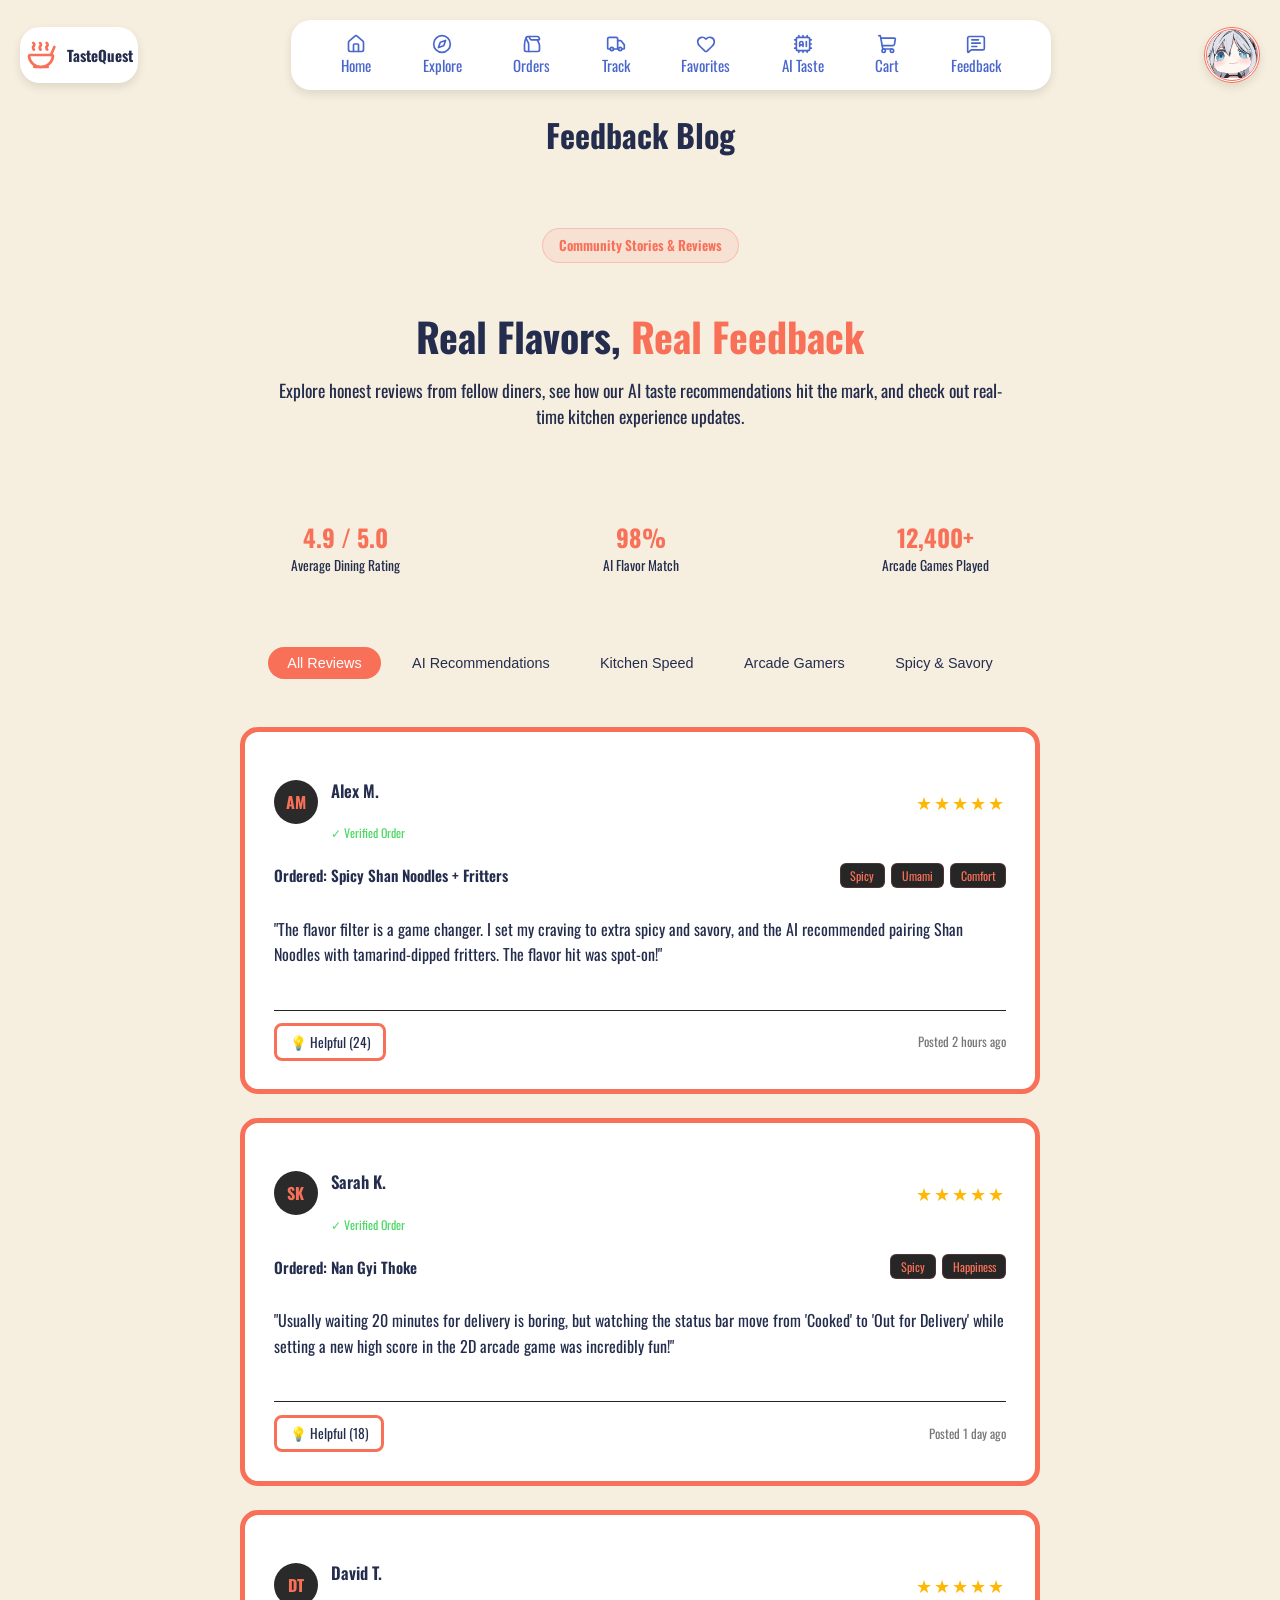
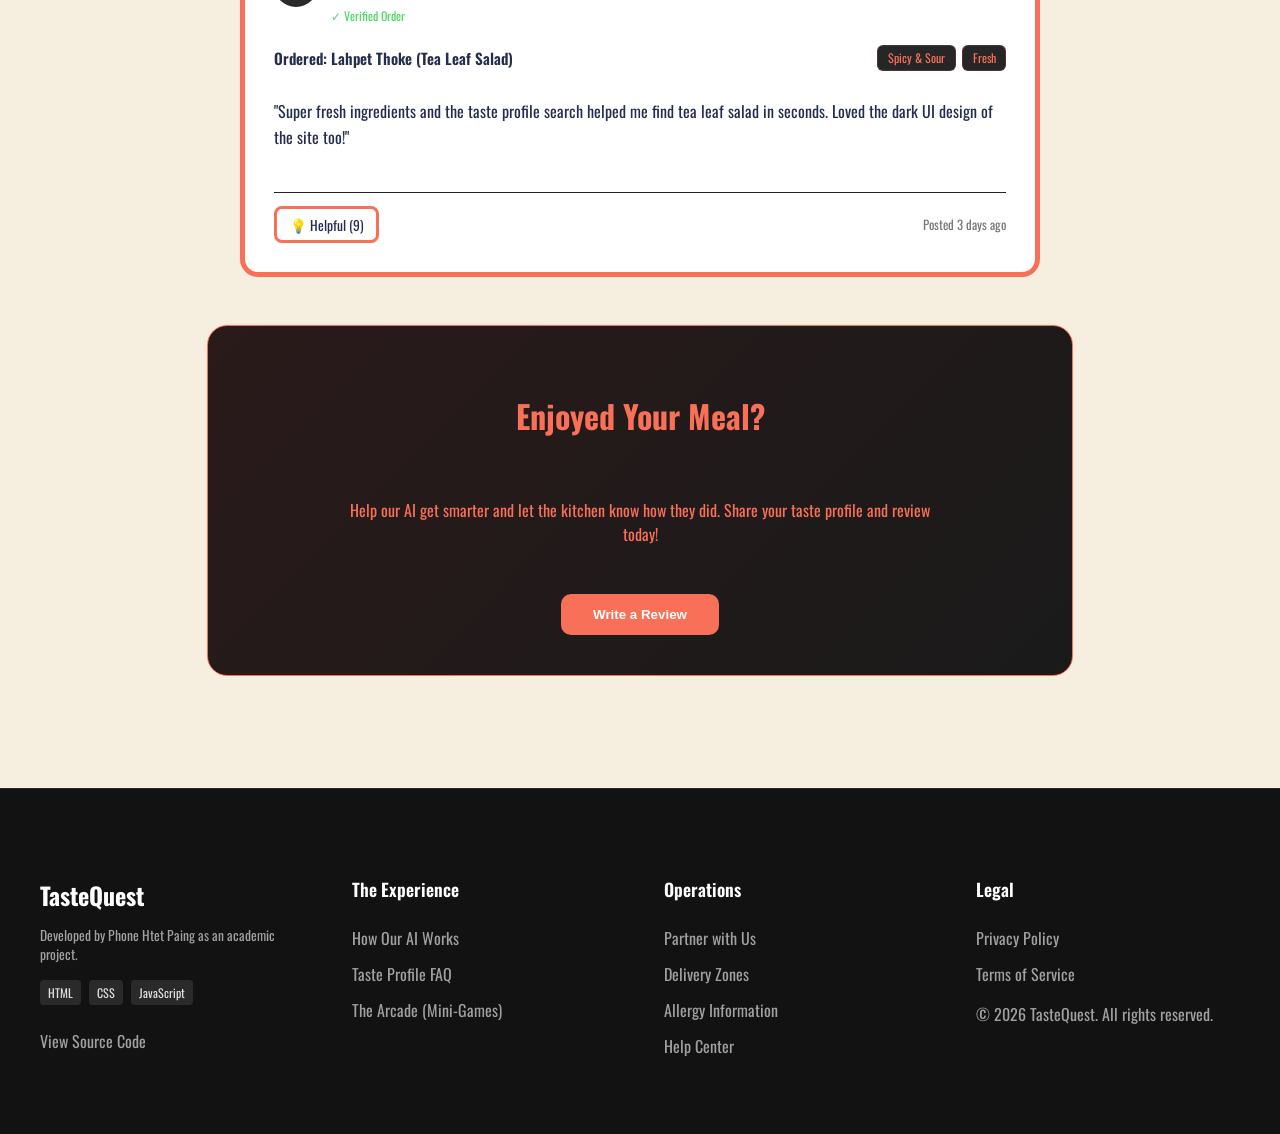
<file: pages/feedback.html>
<!DOCTYPE html>
<html lang="en">
<head>
    <meta charset="UTF-8">
    <meta name="viewport" content="width=device-width, initial-scale=1.0">
    <title>Feedback | TasteQuest 🍜🍣🎮</title> 
    <link rel="stylesheet" href="../styles.css">  
    <link rel="icon" type="image/x-icon" href="../food_svg_icon.ico"> 
</head>
<body> 
    <nav class="nav-container"> 
        <div class="nav-logo box-decor box-hover">
            <svg xmlns="http://www.w3.org/2000/svg" width="32" height="32" viewBox="0 0 24 24" fill="none" stroke="#F87058" stroke-width="2" stroke-linecap="round" stroke-linejoin="round" class="lucide lucide-soup preview-icon"><path d="M11.248 3c.273.1.808.53.747 1.36-.05.83-.938 1.2-.989 2.02-.06.78.333 1.24.727 1.62"/><path d="M16.252 3c.268.1.794.53.745 1.36-.06.83-.923 1.2-.993 2.02-.05.78.338 1.24.725 1.62"/><path d="M19.5 12 22 6"/><path d="M4 12a1 1 0 00-.99 1.133A9 9 0 0012 21a9 9 0 008.99-7.867A1 1 0 0020 12z"/><path d="M6.252 3c.268.1.794.53.745 1.36-.06.83-.923 1.2-.993 2.02-.05.78.338 1.24.735 1.62"/><path d="M7 21h10"/></svg> 
            <h1>TasteQuest</h1> 
        </div>
        <div class="nav-main box-decor">
            <div class="nav-item"> 
                <svg xmlns="http://www.w3.org/2000/svg" width="20" height="20" viewBox="0 0 24 24" fill="none" stroke="#4966CC" stroke-width="2" stroke-linecap="round" stroke-linejoin="round" class="lucide lucide-house preview-icon"><path d="M15 21v-8a1 1 0 0 0-1-1h-4a1 1 0 0 0-1 1v8"/><path d="M3 10a2 2 0 0 1 .709-1.528l7-6a2 2 0 0 1 2.582 0l7 6A2 2 0 0 1 21 10v9a2 2 0 0 1-2 2H5a2 2 0 0 1-2-2z"/></svg> 
                <a href="../index.html">Home</a>
            </div>
            <div class="nav-item"> 
                <svg xmlns="http://www.w3.org/2000/svg" width="20" height="20" viewBox="0 0 24 24" fill="none" stroke="#4966CC" stroke-width="2" stroke-linecap="round" stroke-linejoin="round" class="lucide lucide-compass preview-icon"><circle cx="12" cy="12" r="10"/><path d="m16.24 7.76-1.804 5.411a2 2 0 0 1-1.265 1.265L7.76 16.24l1.804-5.411a2 2 0 0 1 1.265-1.265z"/></svg> 
                <a href="../pages/explore.html">Explore</a> 
            </div>
            <div class="nav-item"> 
                <svg xmlns="http://www.w3.org/2000/svg" width="20" height="20" viewBox="0 0 24 24" fill="none" stroke="#4966CC" stroke-width="2" stroke-linecap="round" stroke-linejoin="round" class="lucide lucide-paper-bag preview-icon"><path d="M5.364 3.848C4 6 3 9.652 3 12.652V19a2 2 0 002 2h14a2 2 0 002-2v-5c0-2.334-1.816-4.668-2.622-7.002"/><path d="M7 3h11.379a2 2 0 011.789 1.106l.723 1.447A1 1 0 0119.997 7h-8.525a2 2 0 01-1.789-1.106L8.79 4.105a2 2 0 10-3.579 1.789l2.261 4.522A5 5 0 018 12.652V21"/></svg> 
                <a href="../pages/view_orders.html">Orders</a>
            </div>
            <div class="nav-item"> 
                <svg xmlns="http://www.w3.org/2000/svg" width="20" height="20" viewBox="0 0 24 24" fill="none" stroke="#4966CC" stroke-width="2" stroke-linecap="round" stroke-linejoin="round" class="lucide lucide-truck preview-icon"><path d="M14 18V6a2 2 0 0 0-2-2H4a2 2 0 0 0-2 2v11a1 1 0 0 0 1 1h2"/><path d="M15 18H9"/><path d="M19 18h2a1 1 0 0 0 1-1v-3.65a1 1 0 0 0-.22-.624l-3.48-4.35A1 1 0 0 0 17.52 8H14"/><circle cx="17" cy="18" r="2"/><circle cx="7" cy="18" r="2"/></svg>  
                <a href="../pages/track_orders.html">Track</a>
            </div>
            <div class="nav-item"> 
                <svg xmlns="http://www.w3.org/2000/svg" width="20" height="20" viewBox="0 0 24 24" fill="none" stroke="#4966CC" stroke-width="2" stroke-linecap="round" stroke-linejoin="round" class="lucide lucide-heart preview-icon"><path d="M2 9.5a5.5 5.5 0 0 1 9.591-3.676.56.56 0 0 0 .818 0A5.49 5.49 0 0 1 22 9.5c0 2.29-1.5 4-3 5.5l-5.492 5.313a2 2 0 0 1-3 .019L5 15c-1.5-1.5-3-3.2-3-5.5"/></svg> 
                <a href="../pages/favorites.html">Favorites</a> 
            </div> 
            <div class="nav-item"> 
                <svg xmlns="http://www.w3.org/2000/svg" width="20" height="20" viewBox="0 0 24 24" fill="none" stroke="#4966CC" stroke-width="2" stroke-linecap="round" stroke-linejoin="round" class="lucide lucide-cpu-ai preview-icon"><path d="M12 20v2"/><path d="M12 2v2"/><path d="M16 9v6"/><path d="M17 20v2"/><path d="M17 2v2"/><path d="M2 12h2"/><path d="M2 17h2"/><path d="M2 7h2"/><path d="M20 12h2"/><path d="M20 17h2"/><path d="M20 7h2"/><path d="M7 20v2"/><path d="M7 2v2"/><path d="M8 13h4"/><path d="M8 15v-4a2 2 0 014 0v4"/><rect x="4" y="4" width="16" height="16" rx="2"/></svg> 
                <a href="../pages/ai_taste_match.html">AI Taste</a> 
            </div> 
            <div class="nav-item"> 
                <svg xmlns="http://www.w3.org/2000/svg" width="20" height="20" viewBox="0 0 24 24" fill="none" stroke="#4966CC" stroke-width="2" stroke-linecap="round" stroke-linejoin="round" class="lucide lucide-shopping-cart preview-icon"><path d="m2.05 2.05 1.099-.028a1 1 0 0 1 1.008.815l2.69 14.347A1 1 0 0 0 7.83 18H18"/><path d="M4.563 5h16.435a1 1 0 0 1 .981 1.204l-1.026 6.226A2 2 0 0 1 18.962 14H6.25"/><circle cx="18" cy="20" r="2"/><circle cx="8" cy="20" r="2"/></svg>
                <a href="../pages/cart.html">Cart</a> 
            </div> 
            <div class="nav-item"> 
                <svg xmlns="http://www.w3.org/2000/svg" width="20" height="20" viewBox="0 0 24 24" fill="none" stroke="#4966CC" stroke-width="2" stroke-linecap="round" stroke-linejoin="round" class="lucide lucide-message-square-text preview-icon"><path d="M22 17a2 2 0 0 1-2 2H6.828a2 2 0 0 0-1.414.586l-2.202 2.202A.71.71 0 0 1 2 21.286V5a2 2 0 0 1 2-2h16a2 2 0 0 1 2 2z"/><path d="M7 11h10"/><path d="M7 15h6"/><path d="M7 7h8"/></svg> 
                <a href="../pages/feedback.html">Feedback</a> 
            </div>
        </div>
        <div class="nav-profile box-decor box-hover">
            <a href="../pages/profile.html"><img src="../data/images/profile_pic.jpg" width="50px" draggable="false"></a> 
        </div>
    </nav> 

    <h1 style="text-align: center;">Feedback Blog</h1> 

    <main class="feedback-page-container">
    
    <section class="hero-section"> 
      <span class="category-tag">Community Stories & Reviews</span>
      <h1 class="hero-title">Real Flavors, <span class="highlight">Real Feedback</span></h1>
      <p class="hero-subtitle">
        Explore honest reviews from fellow diners, see how our AI taste recommendations hit the mark, and check out real-time kitchen experience updates.
      </p>
    </section>

    <section class="stats-bar">
      <div class="stat-item">
        <span class="stat-number">4.9 / 5.0</span>
        <span class="stat-label">Average Dining Rating</span>
      </div>
      <div class="stat-divider"></div>
      <div class="stat-item">
        <span class="stat-number">98%</span>
        <span class="stat-label">AI Flavor Match</span>
      </div>
      <div class="stat-divider"></div>
      <div class="stat-item">
        <span class="stat-number">12,400+</span>
        <span class="stat-label">Arcade Games Played</span>
      </div>
    </section>

    <section class="filter-bar">
      <button class="filter-btn active">All Reviews</button>
      <button class="filter-btn">AI Recommendations</button>
      <button class="filter-btn">Kitchen Speed</button>
      <button class="filter-btn">Arcade Gamers</button>
      <button class="filter-btn">Spicy & Savory</button>
    </section>

    <section class="feedback-feed">
      
      <article class="feedback-card">
        <div class="card-header">
          <div class="user-info">
            <div class="user-avatar">AM</div>
            <div>
              <h3 class="user-name">Alex M.</h3>
              <span class="verified-badge">✓ Verified Order</span>
            </div>
          </div>
          <div class="rating-stars">★★★★★</div>
        </div>

        <div class="card-body">
          <div class="dish-details">
            <span class="dish-name">Ordered: Spicy Shan Noodles + Fritters</span>
            <div class="taste-tags">
              <span class="taste-tag">Spicy</span>
              <span class="taste-tag">Umami</span>
              <span class="taste-tag">Comfort</span>
            </div>
          </div>
          <p class="review-text">
            "The flavor filter is a game changer. I set my craving to extra spicy and savory, and the AI recommended pairing Shan Noodles with tamarind-dipped fritters. The flavor hit was spot-on!"
          </p>
        </div>

        <div class="card-footer">
          <button class="helpful-btn">💡 Helpful <span>(24)</span></button>
          <span class="post-time">Posted 2 hours ago</span>
        </div>
      </article>

      <article class="feedback-card">
        <div class="card-header">
          <div class="user-info">
            <div class="user-avatar">SK</div>
            <div>
              <h3 class="user-name">Sarah K.</h3>
              <span class="verified-badge">✓ Verified Order</span>
            </div>
          </div>
          <div class="rating-stars">★★★★★</div>
        </div>

        <div class="card-body">
          <div class="dish-details">
            <span class="dish-name">Ordered: Nan Gyi Thoke</span>
            <div class="taste-tags">
              <span class="taste-tag">Spicy</span>
              <span class="taste-tag">Happiness</span>
            </div>
          </div>
          <p class="review-text">
            "Usually waiting 20 minutes for delivery is boring, but watching the status bar move from 'Cooked' to 'Out for Delivery' while setting a new high score in the 2D arcade game was incredibly fun!"
          </p>
        </div>

        <div class="card-footer">
          <button class="helpful-btn">💡 Helpful <span>(18)</span></button>
          <span class="post-time">Posted 1 day ago</span>
        </div>
      </article>

      <article class="feedback-card">
        <div class="card-header">
          <div class="user-info">
            <div class="user-avatar">DT</div>
            <div>
              <h3 class="user-name">David T.</h3>
              <span class="verified-badge">✓ Verified Order</span>
            </div>
          </div>
          <div class="rating-stars">★★★★★</div>
        </div>

        <div class="card-body">
          <div class="dish-details">
            <span class="dish-name">Ordered: Lahpet Thoke (Tea Leaf Salad)</span>
            <div class="taste-tags">
              <span class="taste-tag">Spicy & Sour</span>
              <span class="taste-tag">Fresh</span>
            </div>
          </div>
          <p class="review-text">
            "Super fresh ingredients and the taste profile search helped me find tea leaf salad in seconds. Loved the dark UI design of the site too!"
          </p>
        </div>

        <div class="card-footer">
          <button class="helpful-btn">💡 Helpful <span>(9)</span></button>
          <span class="post-time">Posted 3 days ago</span>
        </div>
      </article>

    </section>

    <section class="cta-section">
      <div class="cta-card">
        <h2>Enjoyed Your Meal?</h2>
        <p>Help our AI get smarter and let the kitchen know how they did. Share your taste profile and review today!</p>
        <button class="cta-btn">Write a Review</button>
      </div>
    </section>

  </main>

    <footer class="app-footer">
      <div class="footer-grid">
    
            <div class="footer-column brand-column">
              <h3 class="footer-logo">TasteQuest</h3>
              <p class="academic-note">Developed by Phone Htet Paing as an academic project.</p>
              <div class="tech-stack">
                <span class="badge">HTML</span>
                <span class="badge">CSS</span>
                <span class="badge">JavaScript</span>
              </div>
              <a href="https://github.com/PhpJones990/TasteQuest-Gamified-Food-Ordering-App-with-AI-Taste-Match" class="source-link" target="_blank" rel="noopener">View Source Code</a>
            </div>

            <div class="footer-column">
              <h4>The Experience</h4>
              <ul>
                <li><a href="#ai-engine">How Our AI Works</a></li>
                <li><a href="#taste-faq">Taste Profile FAQ</a></li>
                <li><a href="#arcade">The Arcade (Mini-Games)</a></li>
              </ul>
            </div>

            <div class="footer-column">
              <h4>Operations</h4>
              <ul>
                <li><a href="#partner">Partner with Us</a></li>
                <li><a href="#delivery">Delivery Zones</a></li>
                <li><a href="#allergy">Allergy Information</a></li>
                <li><a href="#support">Help Center</a></li>
              </ul>
            </div>

            <div class="footer-column">
              <h4>Legal</h4>
              <ul>
                <li><a href="#privacy">Privacy Policy</a></li>
                <li><a href="#terms">Terms of Service</a></li>
              </ul>
              <p class="copyright">© 2026 TasteQuest. All rights reserved.</p>
            </div>

        </div>
    </footer>
</body>
</html>
</file>
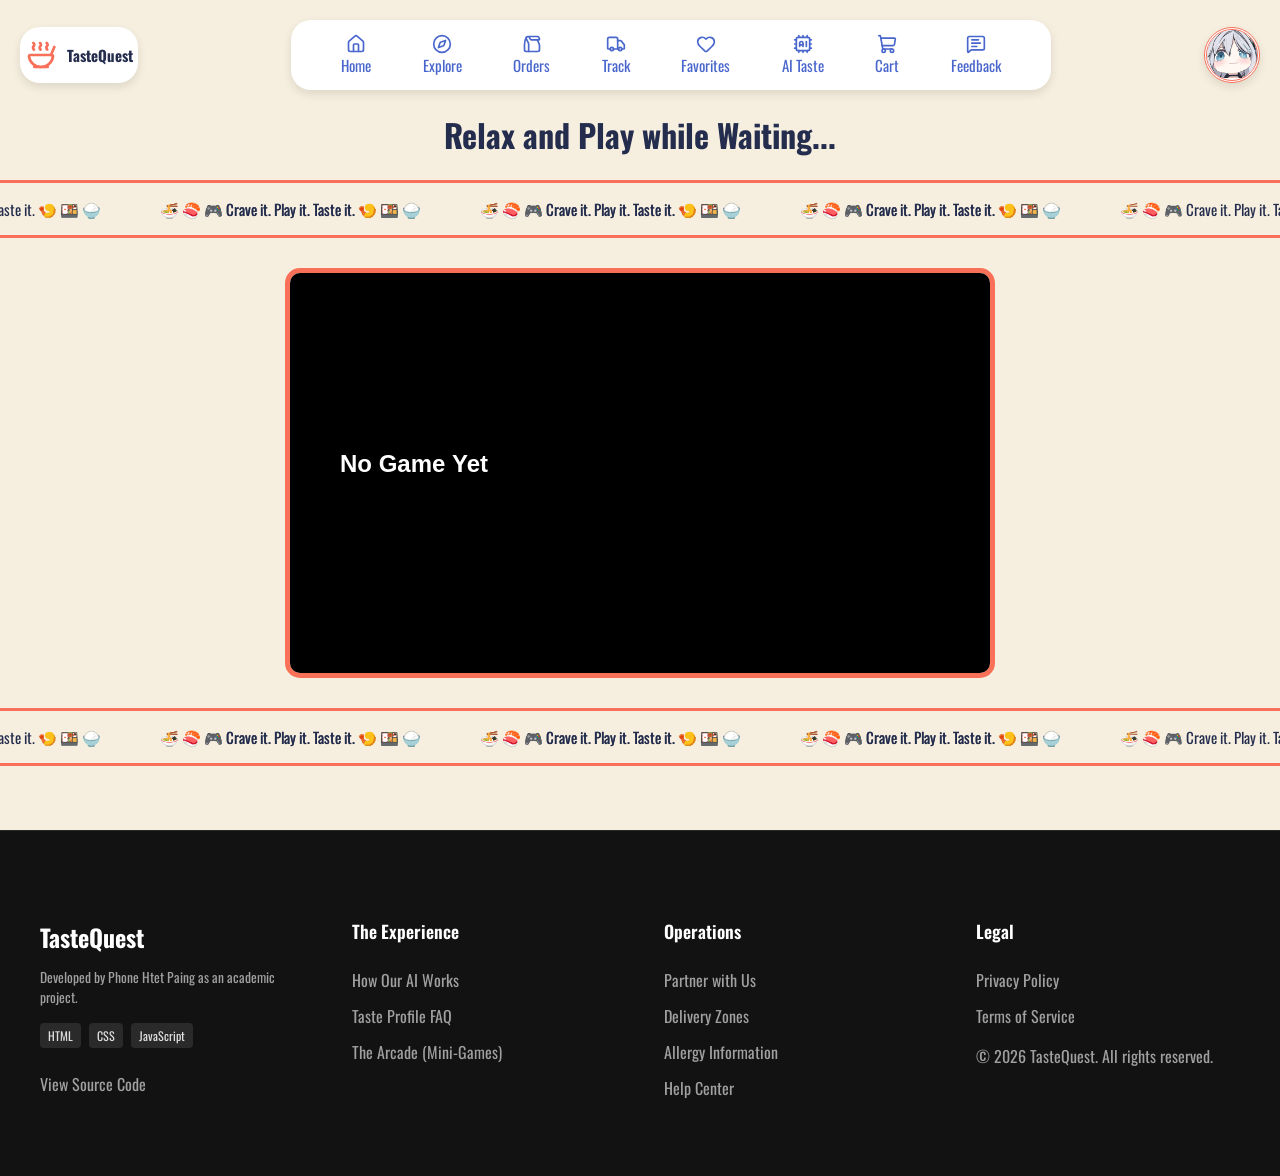
<file: pages/games.html>
<!DOCTYPE html>
<html lang="en">
<head>
    <meta charset="UTF-8">
    <meta name="viewport" content="width=device-width, initial-scale=1.0">
    <title>Waiting Games | TasteQuest 🍜🍣🎮</title> 
    <link rel="stylesheet" href="../styles.css">  
    <link rel="stylesheet" href="../CSS/gameCanvasPage.css">  
    <link rel="icon" type="image/x-icon" href="../food_svg_icon.ico"> 
</head>
<body>
    <nav class="nav-container"> 
        <div class="nav-logo box-decor box-hover">
            <svg xmlns="http://www.w3.org/2000/svg" width="32" height="32" viewBox="0 0 24 24" fill="none" stroke="#F87058" stroke-width="2" stroke-linecap="round" stroke-linejoin="round" class="lucide lucide-soup preview-icon"><path d="M11.248 3c.273.1.808.53.747 1.36-.05.83-.938 1.2-.989 2.02-.06.78.333 1.24.727 1.62"/><path d="M16.252 3c.268.1.794.53.745 1.36-.06.83-.923 1.2-.993 2.02-.05.78.338 1.24.725 1.62"/><path d="M19.5 12 22 6"/><path d="M4 12a1 1 0 00-.99 1.133A9 9 0 0012 21a9 9 0 008.99-7.867A1 1 0 0020 12z"/><path d="M6.252 3c.268.1.794.53.745 1.36-.06.83-.923 1.2-.993 2.02-.05.78.338 1.24.735 1.62"/><path d="M7 21h10"/></svg> 
            <h1>TasteQuest</h1> 
        </div>
        <div class="nav-main box-decor">
            <div class="nav-item"> 
                <svg xmlns="http://www.w3.org/2000/svg" width="20" height="20" viewBox="0 0 24 24" fill="none" stroke="#4966CC" stroke-width="2" stroke-linecap="round" stroke-linejoin="round" class="lucide lucide-house preview-icon"><path d="M15 21v-8a1 1 0 0 0-1-1h-4a1 1 0 0 0-1 1v8"/><path d="M3 10a2 2 0 0 1 .709-1.528l7-6a2 2 0 0 1 2.582 0l7 6A2 2 0 0 1 21 10v9a2 2 0 0 1-2 2H5a2 2 0 0 1-2-2z"/></svg> 
                <a href="../index.html">Home</a>
            </div>
            <div class="nav-item"> 
                <svg xmlns="http://www.w3.org/2000/svg" width="20" height="20" viewBox="0 0 24 24" fill="none" stroke="#4966CC" stroke-width="2" stroke-linecap="round" stroke-linejoin="round" class="lucide lucide-compass preview-icon"><circle cx="12" cy="12" r="10"/><path d="m16.24 7.76-1.804 5.411a2 2 0 0 1-1.265 1.265L7.76 16.24l1.804-5.411a2 2 0 0 1 1.265-1.265z"/></svg> 
                <a href="../pages/explore.html">Explore</a> 
            </div>
            <div class="nav-item"> 
                <svg xmlns="http://www.w3.org/2000/svg" width="20" height="20" viewBox="0 0 24 24" fill="none" stroke="#4966CC" stroke-width="2" stroke-linecap="round" stroke-linejoin="round" class="lucide lucide-paper-bag preview-icon"><path d="M5.364 3.848C4 6 3 9.652 3 12.652V19a2 2 0 002 2h14a2 2 0 002-2v-5c0-2.334-1.816-4.668-2.622-7.002"/><path d="M7 3h11.379a2 2 0 011.789 1.106l.723 1.447A1 1 0 0119.997 7h-8.525a2 2 0 01-1.789-1.106L8.79 4.105a2 2 0 10-3.579 1.789l2.261 4.522A5 5 0 018 12.652V21"/></svg> 
                <a href="../pages/view_orders.html">Orders</a>
            </div>
            <div class="nav-item"> 
                <svg xmlns="http://www.w3.org/2000/svg" width="20" height="20" viewBox="0 0 24 24" fill="none" stroke="#4966CC" stroke-width="2" stroke-linecap="round" stroke-linejoin="round" class="lucide lucide-truck preview-icon"><path d="M14 18V6a2 2 0 0 0-2-2H4a2 2 0 0 0-2 2v11a1 1 0 0 0 1 1h2"/><path d="M15 18H9"/><path d="M19 18h2a1 1 0 0 0 1-1v-3.65a1 1 0 0 0-.22-.624l-3.48-4.35A1 1 0 0 0 17.52 8H14"/><circle cx="17" cy="18" r="2"/><circle cx="7" cy="18" r="2"/></svg>  
                <a href="../pages/track_orders.html">Track</a>
            </div>
            <div class="nav-item"> 
                <svg xmlns="http://www.w3.org/2000/svg" width="20" height="20" viewBox="0 0 24 24" fill="none" stroke="#4966CC" stroke-width="2" stroke-linecap="round" stroke-linejoin="round" class="lucide lucide-heart preview-icon"><path d="M2 9.5a5.5 5.5 0 0 1 9.591-3.676.56.56 0 0 0 .818 0A5.49 5.49 0 0 1 22 9.5c0 2.29-1.5 4-3 5.5l-5.492 5.313a2 2 0 0 1-3 .019L5 15c-1.5-1.5-3-3.2-3-5.5"/></svg> 
                <a href="../pages/favorites.html">Favorites</a> 
            </div> 
            <div class="nav-item"> 
                <svg xmlns="http://www.w3.org/2000/svg" width="20" height="20" viewBox="0 0 24 24" fill="none" stroke="#4966CC" stroke-width="2" stroke-linecap="round" stroke-linejoin="round" class="lucide lucide-cpu-ai preview-icon"><path d="M12 20v2"/><path d="M12 2v2"/><path d="M16 9v6"/><path d="M17 20v2"/><path d="M17 2v2"/><path d="M2 12h2"/><path d="M2 17h2"/><path d="M2 7h2"/><path d="M20 12h2"/><path d="M20 17h2"/><path d="M20 7h2"/><path d="M7 20v2"/><path d="M7 2v2"/><path d="M8 13h4"/><path d="M8 15v-4a2 2 0 014 0v4"/><rect x="4" y="4" width="16" height="16" rx="2"/></svg> 
                <a href="../pages/ai_taste_match.html">AI Taste</a> 
            </div> 
            <div class="nav-item"> 
                <svg xmlns="http://www.w3.org/2000/svg" width="20" height="20" viewBox="0 0 24 24" fill="none" stroke="#4966CC" stroke-width="2" stroke-linecap="round" stroke-linejoin="round" class="lucide lucide-shopping-cart preview-icon"><path d="m2.05 2.05 1.099-.028a1 1 0 0 1 1.008.815l2.69 14.347A1 1 0 0 0 7.83 18H18"/><path d="M4.563 5h16.435a1 1 0 0 1 .981 1.204l-1.026 6.226A2 2 0 0 1 18.962 14H6.25"/><circle cx="18" cy="20" r="2"/><circle cx="8" cy="20" r="2"/></svg>
                <a href="../pages/cart.html">Cart</a> 
            </div> 
            <div class="nav-item"> 
                <svg xmlns="http://www.w3.org/2000/svg" width="20" height="20" viewBox="0 0 24 24" fill="none" stroke="#4966CC" stroke-width="2" stroke-linecap="round" stroke-linejoin="round" class="lucide lucide-message-square-text preview-icon"><path d="M22 17a2 2 0 0 1-2 2H6.828a2 2 0 0 0-1.414.586l-2.202 2.202A.71.71 0 0 1 2 21.286V5a2 2 0 0 1 2-2h16a2 2 0 0 1 2 2z"/><path d="M7 11h10"/><path d="M7 15h6"/><path d="M7 7h8"/></svg> 
                <a href="../pages/feedback.html">Feedback</a> 
            </div>
        </div>
        <div class="nav-profile box-decor box-hover">
            <a href="../pages/profile.html"><img src="../data/images/profile_pic.jpg" width="50px" draggable="false"></a> 
        </div>
    </nav> 

    <h1 style="text-align: center;">Relax and Play while Waiting...</h1> 

    <div class="quote-marquee">
        <div class="marquee-group marquee-to-left">
            <p class="marquee-item">🍜 🍣 🎮 Crave it. Play it. Taste it. 🍤 🍱 🍚</p> 
            <p class="marquee-item">🍜 🍣 🎮 Crave it. Play it. Taste it. 🍤 🍱 🍚</p> 
            <p class="marquee-item">🍜 🍣 🎮 Crave it. Play it. Taste it. 🍤 🍱 🍚</p> 
            <p class="marquee-item">🍜 🍣 🎮 Crave it. Play it. Taste it. 🍤 🍱 🍚</p> 
            <p class="marquee-item">🍜 🍣 🎮 Crave it. Play it. Taste it. 🍤 🍱 🍚</p> 
        </div> 
        <div aria-hidden class="marquee-group marquee-to-left">
            <p class="marquee-item">🍜 🍣 🎮 Crave it. Play it. Taste it. 🍤 🍱 🍚</p> 
            <p class="marquee-item">🍜 🍣 🎮 Crave it. Play it. Taste it. 🍤 🍱 🍚</p> 
            <p class="marquee-item">🍜 🍣 🎮 Crave it. Play it. Taste it. 🍤 🍱 🍚</p> 
            <p class="marquee-item">🍜 🍣 🎮 Crave it. Play it. Taste it. 🍤 🍱 🍚</p> 
            <p class="marquee-item">🍜 🍣 🎮 Crave it. Play it. Taste it. 🍤 🍱 🍚</p> 
        </div>
    </div> 

    <canvas id="mainGameCanvas"></canvas> 

    <div class="quote-marquee">
        <div class="marquee-group marquee-to-left">
            <p class="marquee-item">🍜 🍣 🎮 Crave it. Play it. Taste it. 🍤 🍱 🍚</p> 
            <p class="marquee-item">🍜 🍣 🎮 Crave it. Play it. Taste it. 🍤 🍱 🍚</p> 
            <p class="marquee-item">🍜 🍣 🎮 Crave it. Play it. Taste it. 🍤 🍱 🍚</p> 
            <p class="marquee-item">🍜 🍣 🎮 Crave it. Play it. Taste it. 🍤 🍱 🍚</p> 
            <p class="marquee-item">🍜 🍣 🎮 Crave it. Play it. Taste it. 🍤 🍱 🍚</p> 
        </div> 
        <div aria-hidden class="marquee-group marquee-to-left">
            <p class="marquee-item">🍜 🍣 🎮 Crave it. Play it. Taste it. 🍤 🍱 🍚</p> 
            <p class="marquee-item">🍜 🍣 🎮 Crave it. Play it. Taste it. 🍤 🍱 🍚</p> 
            <p class="marquee-item">🍜 🍣 🎮 Crave it. Play it. Taste it. 🍤 🍱 🍚</p> 
            <p class="marquee-item">🍜 🍣 🎮 Crave it. Play it. Taste it. 🍤 🍱 🍚</p> 
            <p class="marquee-item">🍜 🍣 🎮 Crave it. Play it. Taste it. 🍤 🍱 🍚</p> 
        </div>
    </div> 

    <footer class="app-footer">
      <div class="footer-grid">
    
            <div class="footer-column brand-column">
              <h3 class="footer-logo">TasteQuest</h3>
              <p class="academic-note">Developed by Phone Htet Paing as an academic project.</p>
              <div class="tech-stack">
                <span class="badge">HTML</span>
                <span class="badge">CSS</span>
                <span class="badge">JavaScript</span>
              </div>
              <a href="https://github.com/PhpJones990/TasteQuest-Gamified-Food-Ordering-App-with-AI-Taste-Match" class="source-link" target="_blank" rel="noopener">View Source Code</a>
            </div>

            <div class="footer-column">
              <h4>The Experience</h4>
              <ul>
                <li><a href="#ai-engine">How Our AI Works</a></li>
                <li><a href="#taste-faq">Taste Profile FAQ</a></li>
                <li><a href="#arcade">The Arcade (Mini-Games)</a></li>
              </ul>
            </div>

            <div class="footer-column">
              <h4>Operations</h4>
              <ul>
                <li><a href="#partner">Partner with Us</a></li>
                <li><a href="#delivery">Delivery Zones</a></li>
                <li><a href="#allergy">Allergy Information</a></li>
                <li><a href="#support">Help Center</a></li>
              </ul>
            </div>

            <div class="footer-column">
              <h4>Legal</h4>
              <ul>
                <li><a href="#privacy">Privacy Policy</a></li>
                <li><a href="#terms">Terms of Service</a></li>
              </ul>
              <p class="copyright">© 2026 TasteQuest. All rights reserved.</p>
            </div>

        </div>
    </footer>

    <script src="../scripts/canvasGameScript.js"></script>
</body>
</html>
</file>
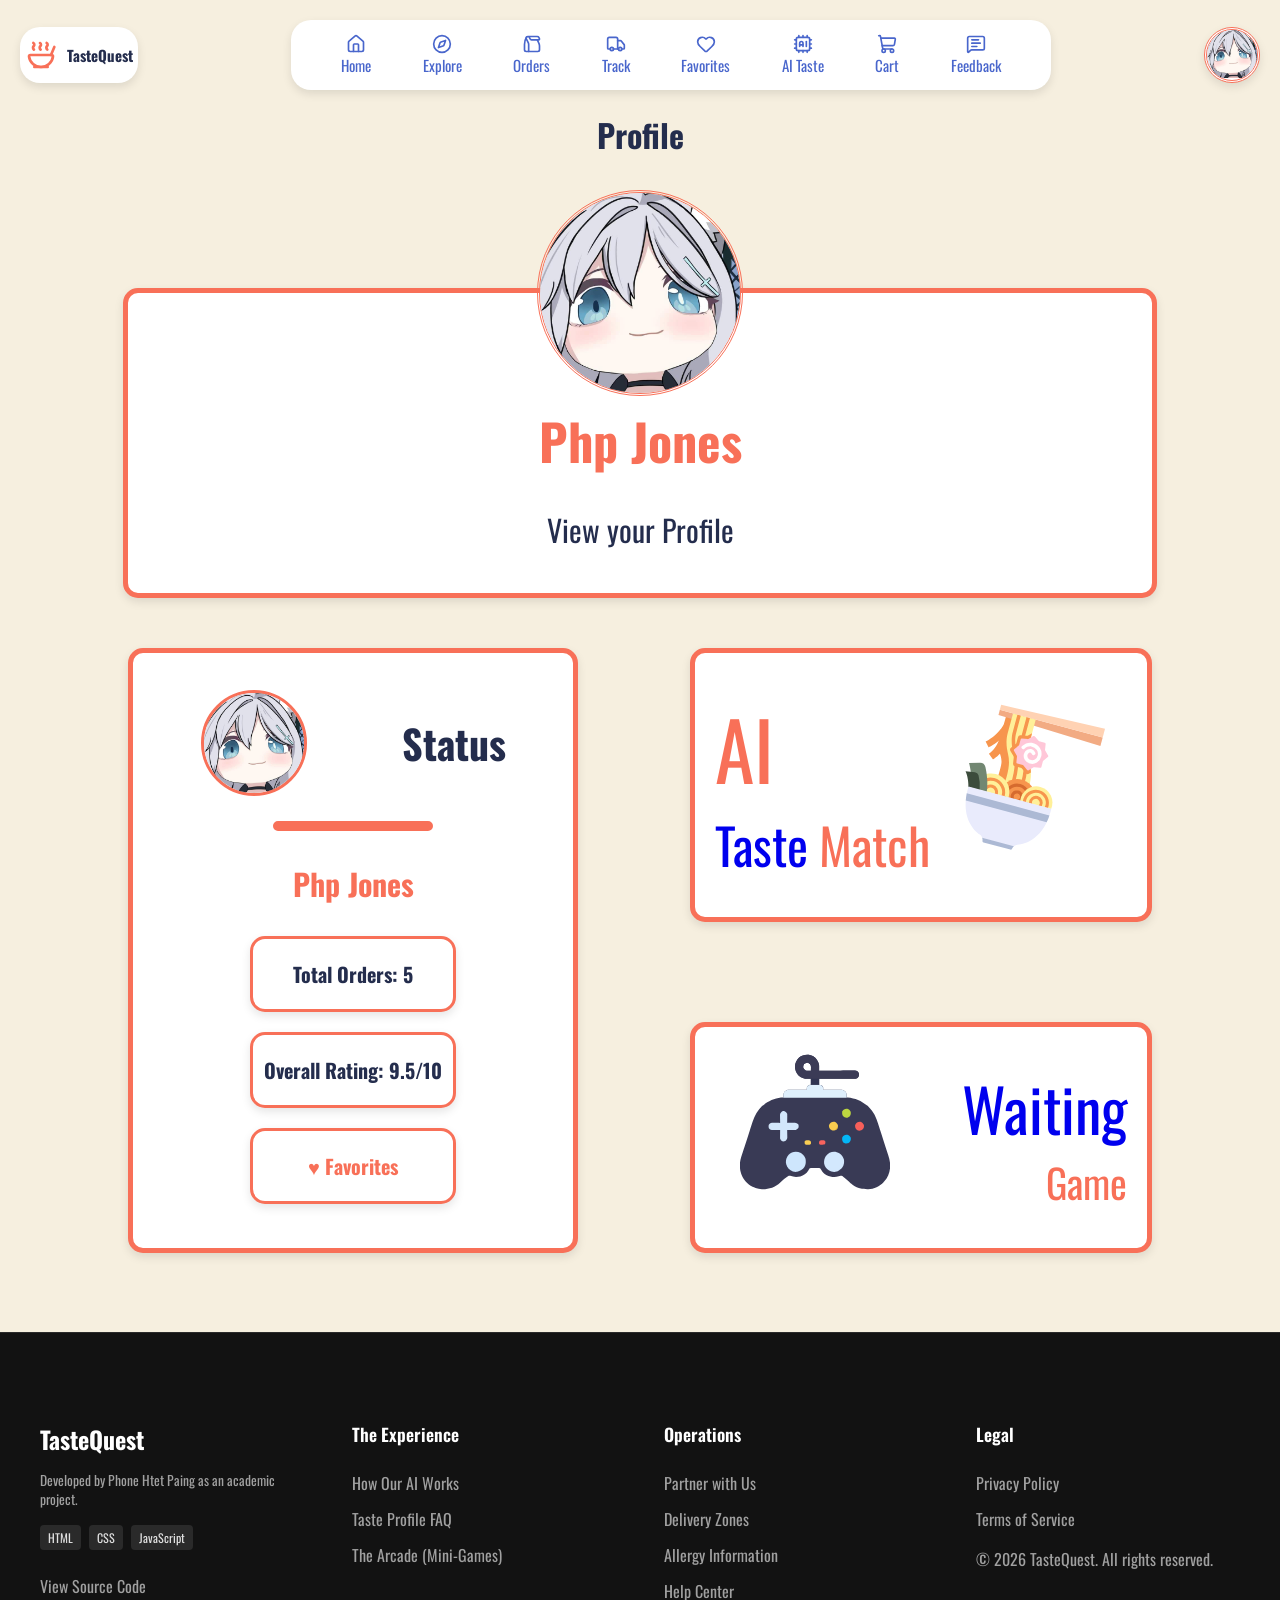
<file: pages/profile.html>
<!DOCTYPE html>
<html lang="en">
<head>
    <meta charset="UTF-8">
    <meta name="viewport" content="width=device-width, initial-scale=1.0">
    <title>Profile | TasteQuest 🍜🍣🎮</title> 
    <link rel="stylesheet" href="../styles.css">  
    <link rel="icon" type="image/x-icon" href="../food_svg_icon.ico"> 
</head>
<body> 
    <nav class="nav-container"> 
        <div class="nav-logo box-decor box-hover">
            <svg xmlns="http://www.w3.org/2000/svg" width="32" height="32" viewBox="0 0 24 24" fill="none" stroke="#F87058" stroke-width="2" stroke-linecap="round" stroke-linejoin="round" class="lucide lucide-soup preview-icon"><path d="M11.248 3c.273.1.808.53.747 1.36-.05.83-.938 1.2-.989 2.02-.06.78.333 1.24.727 1.62"/><path d="M16.252 3c.268.1.794.53.745 1.36-.06.83-.923 1.2-.993 2.02-.05.78.338 1.24.725 1.62"/><path d="M19.5 12 22 6"/><path d="M4 12a1 1 0 00-.99 1.133A9 9 0 0012 21a9 9 0 008.99-7.867A1 1 0 0020 12z"/><path d="M6.252 3c.268.1.794.53.745 1.36-.06.83-.923 1.2-.993 2.02-.05.78.338 1.24.735 1.62"/><path d="M7 21h10"/></svg> 
            <h1>TasteQuest</h1> 
        </div>
        <div class="nav-main box-decor">
            <div class="nav-item"> 
                <svg xmlns="http://www.w3.org/2000/svg" width="20" height="20" viewBox="0 0 24 24" fill="none" stroke="#4966CC" stroke-width="2" stroke-linecap="round" stroke-linejoin="round" class="lucide lucide-house preview-icon"><path d="M15 21v-8a1 1 0 0 0-1-1h-4a1 1 0 0 0-1 1v8"/><path d="M3 10a2 2 0 0 1 .709-1.528l7-6a2 2 0 0 1 2.582 0l7 6A2 2 0 0 1 21 10v9a2 2 0 0 1-2 2H5a2 2 0 0 1-2-2z"/></svg> 
                <a href="../index.html">Home</a>
            </div>
            <div class="nav-item"> 
                <svg xmlns="http://www.w3.org/2000/svg" width="20" height="20" viewBox="0 0 24 24" fill="none" stroke="#4966CC" stroke-width="2" stroke-linecap="round" stroke-linejoin="round" class="lucide lucide-compass preview-icon"><circle cx="12" cy="12" r="10"/><path d="m16.24 7.76-1.804 5.411a2 2 0 0 1-1.265 1.265L7.76 16.24l1.804-5.411a2 2 0 0 1 1.265-1.265z"/></svg> 
                <a href="../pages/explore.html">Explore</a> 
            </div>
            <div class="nav-item"> 
                <svg xmlns="http://www.w3.org/2000/svg" width="20" height="20" viewBox="0 0 24 24" fill="none" stroke="#4966CC" stroke-width="2" stroke-linecap="round" stroke-linejoin="round" class="lucide lucide-paper-bag preview-icon"><path d="M5.364 3.848C4 6 3 9.652 3 12.652V19a2 2 0 002 2h14a2 2 0 002-2v-5c0-2.334-1.816-4.668-2.622-7.002"/><path d="M7 3h11.379a2 2 0 011.789 1.106l.723 1.447A1 1 0 0119.997 7h-8.525a2 2 0 01-1.789-1.106L8.79 4.105a2 2 0 10-3.579 1.789l2.261 4.522A5 5 0 018 12.652V21"/></svg> 
                <a href="../pages/view_orders.html">Orders</a>
            </div> 
            <div class="nav-item"> 
                <svg xmlns="http://www.w3.org/2000/svg" width="20" height="20" viewBox="0 0 24 24" fill="none" stroke="#4966CC" stroke-width="2" stroke-linecap="round" stroke-linejoin="round" class="lucide lucide-truck preview-icon"><path d="M14 18V6a2 2 0 0 0-2-2H4a2 2 0 0 0-2 2v11a1 1 0 0 0 1 1h2"/><path d="M15 18H9"/><path d="M19 18h2a1 1 0 0 0 1-1v-3.65a1 1 0 0 0-.22-.624l-3.48-4.35A1 1 0 0 0 17.52 8H14"/><circle cx="17" cy="18" r="2"/><circle cx="7" cy="18" r="2"/></svg>  
                <a href="../pages/track_orders.html">Track</a>
            </div>
            <div class="nav-item"> 
                <svg xmlns="http://www.w3.org/2000/svg" width="20" height="20" viewBox="0 0 24 24" fill="none" stroke="#4966CC" stroke-width="2" stroke-linecap="round" stroke-linejoin="round" class="lucide lucide-heart preview-icon"><path d="M2 9.5a5.5 5.5 0 0 1 9.591-3.676.56.56 0 0 0 .818 0A5.49 5.49 0 0 1 22 9.5c0 2.29-1.5 4-3 5.5l-5.492 5.313a2 2 0 0 1-3 .019L5 15c-1.5-1.5-3-3.2-3-5.5"/></svg> 
                <a href="../pages/favorites.html">Favorites</a> 
            </div> 
            <div class="nav-item"> 
                <svg xmlns="http://www.w3.org/2000/svg" width="20" height="20" viewBox="0 0 24 24" fill="none" stroke="#4966CC" stroke-width="2" stroke-linecap="round" stroke-linejoin="round" class="lucide lucide-cpu-ai preview-icon"><path d="M12 20v2"/><path d="M12 2v2"/><path d="M16 9v6"/><path d="M17 20v2"/><path d="M17 2v2"/><path d="M2 12h2"/><path d="M2 17h2"/><path d="M2 7h2"/><path d="M20 12h2"/><path d="M20 17h2"/><path d="M20 7h2"/><path d="M7 20v2"/><path d="M7 2v2"/><path d="M8 13h4"/><path d="M8 15v-4a2 2 0 014 0v4"/><rect x="4" y="4" width="16" height="16" rx="2"/></svg> 
                <a href="../pages/ai_taste_match.html">AI Taste</a> 
            </div> 
            <div class="nav-item"> 
                <svg xmlns="http://www.w3.org/2000/svg" width="20" height="20" viewBox="0 0 24 24" fill="none" stroke="#4966CC" stroke-width="2" stroke-linecap="round" stroke-linejoin="round" class="lucide lucide-shopping-cart preview-icon"><path d="m2.05 2.05 1.099-.028a1 1 0 0 1 1.008.815l2.69 14.347A1 1 0 0 0 7.83 18H18"/><path d="M4.563 5h16.435a1 1 0 0 1 .981 1.204l-1.026 6.226A2 2 0 0 1 18.962 14H6.25"/><circle cx="18" cy="20" r="2"/><circle cx="8" cy="20" r="2"/></svg>
                <a href="../pages/cart.html">Cart</a> 
            </div> 
            <div class="nav-item"> 
                <svg xmlns="http://www.w3.org/2000/svg" width="20" height="20" viewBox="0 0 24 24" fill="none" stroke="#4966CC" stroke-width="2" stroke-linecap="round" stroke-linejoin="round" class="lucide lucide-message-square-text preview-icon"><path d="M22 17a2 2 0 0 1-2 2H6.828a2 2 0 0 0-1.414.586l-2.202 2.202A.71.71 0 0 1 2 21.286V5a2 2 0 0 1 2-2h16a2 2 0 0 1 2 2z"/><path d="M7 11h10"/><path d="M7 15h6"/><path d="M7 7h8"/></svg> 
                <a href="../pages/feedback.html">Feedback</a> 
            </div>
        </div>
        <div class="nav-profile box-decor box-hover">
            <a href="../pages/profile.html"><img src="../data/images/profile_pic.jpg" width="50px" draggable="false"></a> 
        </div>
    </nav> 

    <h1 style="text-align: center;">Profile</h1> 

    <main>
        <div class="profile-box box-decor box-hover">
            <img src="../data/images/profile_pic.jpg" alt="profile image" draggable="false"> 
            <h3>Php Jones</h3> 
            <p>View your Profile</p>
        </div> 

        <div class="profile-page-box">
            <div class="profile-status box-decor box-hover" style="grid-area: profile-status-box;"> 
                <div class="profile-img-status"> 
                    <img src="../data/images/profile_pic.jpg" alt="profile_pic" draggable="false">  
                    <h3>Status</h3> 
                </div> 
                <hr>
                <p>Php Jones</p> 
                <div style="cursor: default;" class="orders-status-box box-decor box-hover">
                    <p>Total Orders: 5</p> 
                </div> 
                <div style="cursor: default;" class="orders-status-box box-decor box-hover">
                    <p>Overall Rating: 9.5/10</p> 
                </div> 
                <div class="orders-status-box box-decor box-hover">
                    <p><a href="favorites.html"><span style="color: #F87058">♥ Favorites</span></a></p> 
                </div>
            </div> 

            <div class="profile-ai-taste box-decor box-hover" style="grid-area: ai-taste-match;">
                <a href="ai_taste_match.html">
                    <p><span style="font-size: 80px; color: #F87058">AI</span> <br><span style="font-size: 50px;">Taste <span style="color: #F87058">Match</span></span></p> 
                    <img src="../data/images/svg/ramen_svg_icon.svg" style="position: absolute; width: 150px; top: 20%; right: 10%; transform: rotate(15deg);">
                </a>
            </div> 

            <div class="profile-waiting-game box-decor box-hover" style="grid-area: waiting-game;">
                <a href="games.html"> 
                    <img src="../data/images/svg/console.svg" style="position: absolute; width: 150px; left: 10%;"> 
                    <p><span style="font-size: 60px;">Waiting</span> <br><span style="color: #F87058; font-size: 40px;">Game</span></p>
                </a>
            </div>
        </div>
    </main> 

    <footer class="app-footer">
      <div class="footer-grid">
    
            <div class="footer-column brand-column">
              <h3 class="footer-logo">TasteQuest</h3>
              <p class="academic-note">Developed by Phone Htet Paing as an academic project.</p>
              <div class="tech-stack">
                <span class="badge">HTML</span>
                <span class="badge">CSS</span>
                <span class="badge">JavaScript</span>
              </div>
              <a href="https://github.com/PhpJones990/TasteQuest-Gamified-Food-Ordering-App-with-AI-Taste-Match" class="source-link" target="_blank" rel="noopener">View Source Code</a>
            </div>

            <div class="footer-column">
              <h4>The Experience</h4>
              <ul>
                <li><a href="#ai-engine">How Our AI Works</a></li>
                <li><a href="#taste-faq">Taste Profile FAQ</a></li>
                <li><a href="#arcade">The Arcade (Mini-Games)</a></li>
              </ul>
            </div>

            <div class="footer-column">
              <h4>Operations</h4>
              <ul>
                <li><a href="#partner">Partner with Us</a></li>
                <li><a href="#delivery">Delivery Zones</a></li>
                <li><a href="#allergy">Allergy Information</a></li>
                <li><a href="#support">Help Center</a></li>
              </ul>
            </div>

            <div class="footer-column">
              <h4>Legal</h4>
              <ul>
                <li><a href="#privacy">Privacy Policy</a></li>
                <li><a href="#terms">Terms of Service</a></li>
              </ul>
              <p class="copyright">© 2026 TasteQuest. All rights reserved.</p>
            </div>

        </div>
    </footer>

</body>
</html>
</file>
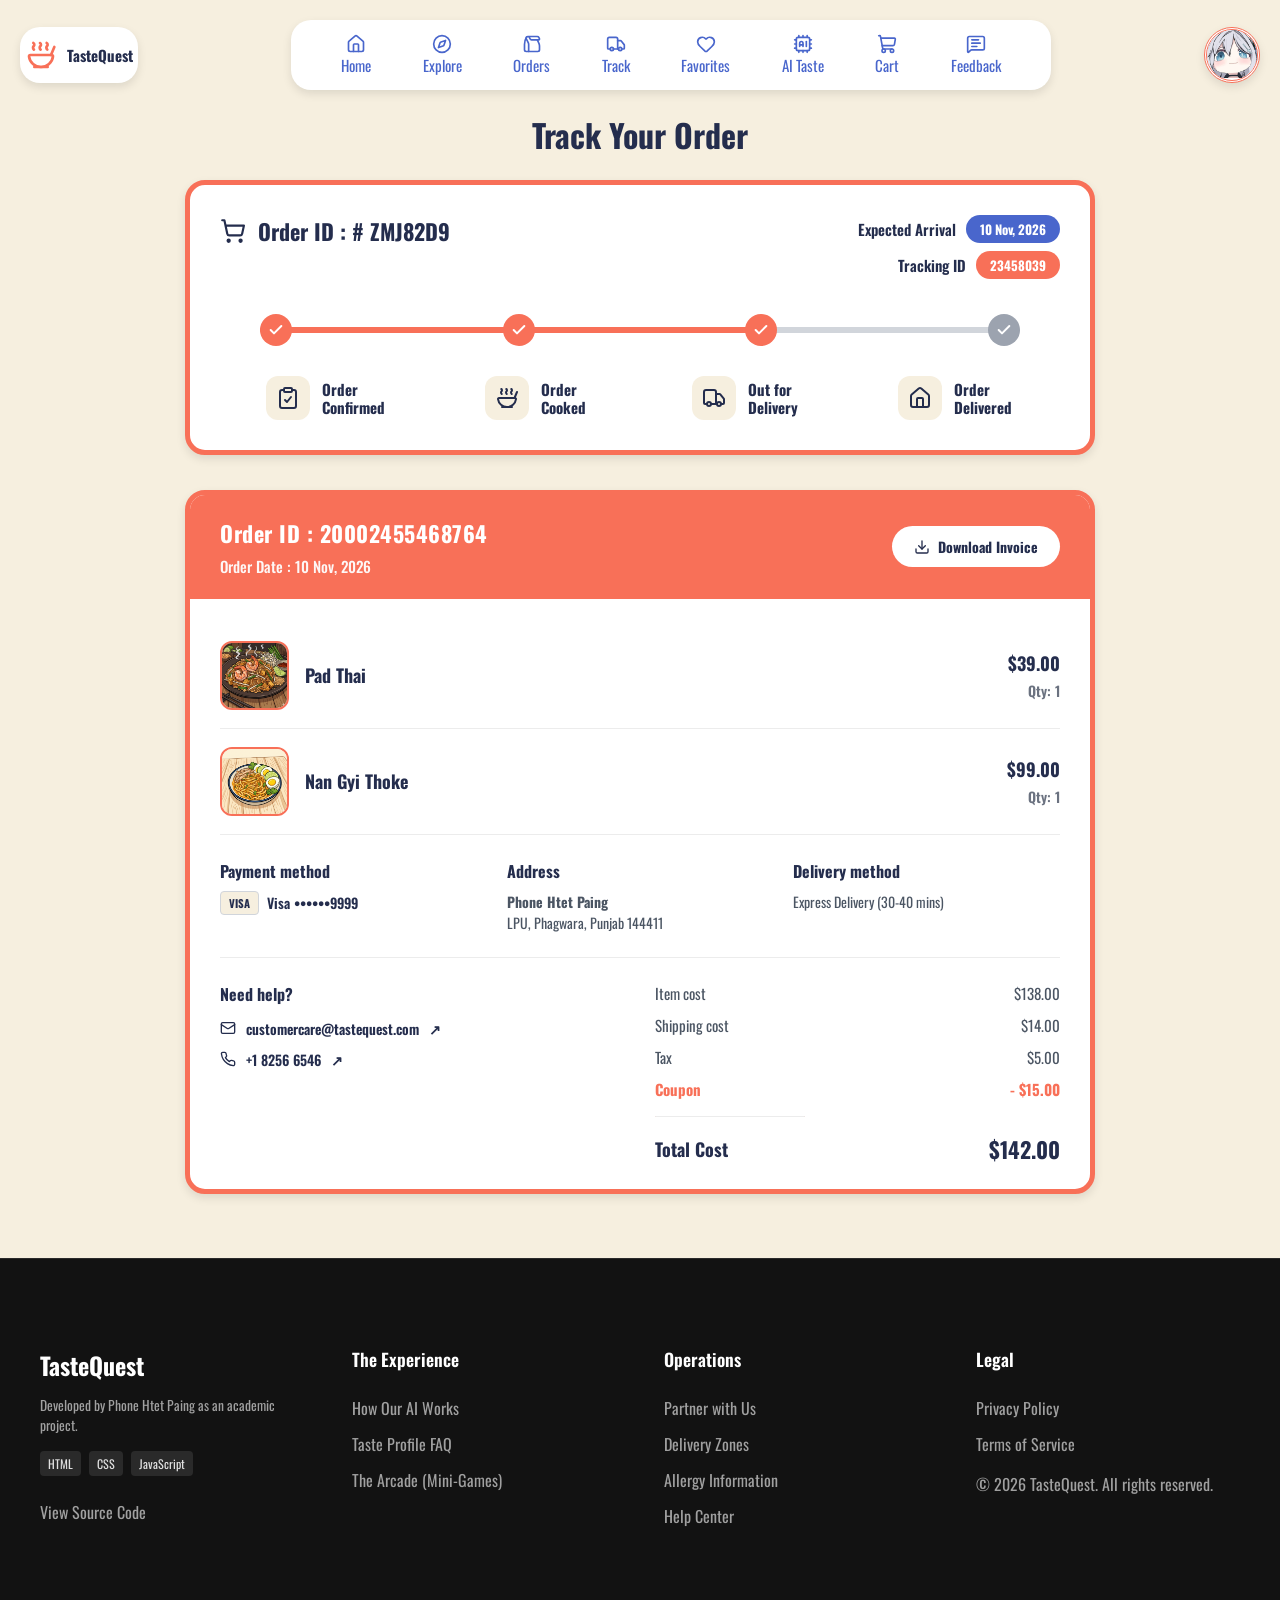
<file: pages/track_orders.html>
<!DOCTYPE html>
<html lang="en">
<head>
    <meta charset="UTF-8">
    <meta name="viewport" content="width=device-width, initial-scale=1.0">
    <title>Track Orders | TasteQuest 🍜🍣🎮</title> 
    <link rel="stylesheet" href="../styles.css">  
    <link rel="icon" type="image/x-icon" href="../food_svg_icon.ico"> 
</head>
<body> 
    <nav class="nav-container"> 
        <div class="nav-logo box-decor box-hover">
            <svg xmlns="http://www.w3.org/2000/svg" width="32" height="32" viewBox="0 0 24 24" fill="none" stroke="#F87058" stroke-width="2" stroke-linecap="round" stroke-linejoin="round" class="lucide lucide-soup preview-icon"><path d="M11.248 3c.273.1.808.53.747 1.36-.05.83-.938 1.2-.989 2.02-.06.78.333 1.24.727 1.62"/><path d="M16.252 3c.268.1.794.53.745 1.36-.06.83-.923 1.2-.993 2.02-.05.78.338 1.24.725 1.62"/><path d="M19.5 12 22 6"/><path d="M4 12a1 1 0 00-.99 1.133A9 9 0 0012 21a9 9 0 008.99-7.867A1 1 0 0020 12z"/><path d="M6.252 3c.268.1.794.53.745 1.36-.06.83-.923 1.2-.993 2.02-.05.78.338 1.24.735 1.62"/><path d="M7 21h10"/></svg> 
            <h1>TasteQuest</h1> 
        </div>
        <div class="nav-main box-decor">
            <div class="nav-item"> 
                <svg xmlns="http://www.w3.org/2000/svg" width="20" height="20" viewBox="0 0 24 24" fill="none" stroke="#4966CC" stroke-width="2" stroke-linecap="round" stroke-linejoin="round" class="lucide lucide-house preview-icon"><path d="M15 21v-8a1 1 0 0 0-1-1h-4a1 1 0 0 0-1 1v8"/><path d="M3 10a2 2 0 0 1 .709-1.528l7-6a2 2 0 0 1 2.582 0l7 6A2 2 0 0 1 21 10v9a2 2 0 0 1-2 2H5a2 2 0 0 1-2-2z"/></svg> 
                <a href="../index.html">Home</a>
            </div>
            <div class="nav-item"> 
                <svg xmlns="http://www.w3.org/2000/svg" width="20" height="20" viewBox="0 0 24 24" fill="none" stroke="#4966CC" stroke-width="2" stroke-linecap="round" stroke-linejoin="round" class="lucide lucide-compass preview-icon"><circle cx="12" cy="12" r="10"/><path d="m16.24 7.76-1.804 5.411a2 2 0 0 1-1.265 1.265L7.76 16.24l1.804-5.411a2 2 0 0 1 1.265-1.265z"/></svg> 
                <a href="../pages/explore.html">Explore</a> 
            </div>
            <div class="nav-item"> 
                <svg xmlns="http://www.w3.org/2000/svg" width="20" height="20" viewBox="0 0 24 24" fill="none" stroke="#4966CC" stroke-width="2" stroke-linecap="round" stroke-linejoin="round" class="lucide lucide-paper-bag preview-icon"><path d="M5.364 3.848C4 6 3 9.652 3 12.652V19a2 2 0 002 2h14a2 2 0 002-2v-5c0-2.334-1.816-4.668-2.622-7.002"/><path d="M7 3h11.379a2 2 0 011.789 1.106l.723 1.447A1 1 0 0119.997 7h-8.525a2 2 0 01-1.789-1.106L8.79 4.105a2 2 0 10-3.579 1.789l2.261 4.522A5 5 0 018 12.652V21"/></svg> 
                <a href="../pages/view_orders.html">Orders</a>
            </div> 
            <div class="nav-item"> 
                <svg xmlns="http://www.w3.org/2000/svg" width="20" height="20" viewBox="0 0 24 24" fill="none" stroke="#4966CC" stroke-width="2" stroke-linecap="round" stroke-linejoin="round" class="lucide lucide-truck preview-icon"><path d="M14 18V6a2 2 0 0 0-2-2H4a2 2 0 0 0-2 2v11a1 1 0 0 0 1 1h2"/><path d="M15 18H9"/><path d="M19 18h2a1 1 0 0 0 1-1v-3.65a1 1 0 0 0-.22-.624l-3.48-4.35A1 1 0 0 0 17.52 8H14"/><circle cx="17" cy="18" r="2"/><circle cx="7" cy="18" r="2"/></svg>  
                <a href="../pages/track_orders.html">Track</a>
            </div>
            <div class="nav-item"> 
                <svg xmlns="http://www.w3.org/2000/svg" width="20" height="20" viewBox="0 0 24 24" fill="none" stroke="#4966CC" stroke-width="2" stroke-linecap="round" stroke-linejoin="round" class="lucide lucide-heart preview-icon"><path d="M2 9.5a5.5 5.5 0 0 1 9.591-3.676.56.56 0 0 0 .818 0A5.49 5.49 0 0 1 22 9.5c0 2.29-1.5 4-3 5.5l-5.492 5.313a2 2 0 0 1-3 .019L5 15c-1.5-1.5-3-3.2-3-5.5"/></svg> 
                <a href="../pages/favorites.html">Favorites</a> 
            </div> 
            <div class="nav-item"> 
                <svg xmlns="http://www.w3.org/2000/svg" width="20" height="20" viewBox="0 0 24 24" fill="none" stroke="#4966CC" stroke-width="2" stroke-linecap="round" stroke-linejoin="round" class="lucide lucide-cpu-ai preview-icon"><path d="M12 20v2"/><path d="M12 2v2"/><path d="M16 9v6"/><path d="M17 20v2"/><path d="M17 2v2"/><path d="M2 12h2"/><path d="M2 17h2"/><path d="M2 7h2"/><path d="M20 12h2"/><path d="M20 17h2"/><path d="M20 7h2"/><path d="M7 20v2"/><path d="M7 2v2"/><path d="M8 13h4"/><path d="M8 15v-4a2 2 0 014 0v4"/><rect x="4" y="4" width="16" height="16" rx="2"/></svg> 
                <a href="../pages/ai_taste_match.html">AI Taste</a> 
            </div> 
            <div class="nav-item"> 
                <svg xmlns="http://www.w3.org/2000/svg" width="20" height="20" viewBox="0 0 24 24" fill="none" stroke="#4966CC" stroke-width="2" stroke-linecap="round" stroke-linejoin="round" class="lucide lucide-shopping-cart preview-icon"><path d="m2.05 2.05 1.099-.028a1 1 0 0 1 1.008.815l2.69 14.347A1 1 0 0 0 7.83 18H18"/><path d="M4.563 5h16.435a1 1 0 0 1 .981 1.204l-1.026 6.226A2 2 0 0 1 18.962 14H6.25"/><circle cx="18" cy="20" r="2"/><circle cx="8" cy="20" r="2"/></svg>
                <a href="../pages/cart.html">Cart</a> 
            </div> 
            <div class="nav-item"> 
                <svg xmlns="http://www.w3.org/2000/svg" width="20" height="20" viewBox="0 0 24 24" fill="none" stroke="#4966CC" stroke-width="2" stroke-linecap="round" stroke-linejoin="round" class="lucide lucide-message-square-text preview-icon"><path d="M22 17a2 2 0 0 1-2 2H6.828a2 2 0 0 0-1.414.586l-2.202 2.202A.71.71 0 0 1 2 21.286V5a2 2 0 0 1 2-2h16a2 2 0 0 1 2 2z"/><path d="M7 11h10"/><path d="M7 15h6"/><path d="M7 7h8"/></svg> 
                <a href="../pages/feedback.html">Feedback</a> 
            </div>
        </div>
        <div class="nav-profile box-decor box-hover">
            <a href="../pages/profile.html"><img src="../data/images/profile_pic.jpg" width="50px" draggable="false"></a> 
        </div>
    </nav> 

    <h1 style="text-align: center;">Track Your Order</h1> 

    <main>
        <div class="track-main-container">
            <section class="track-order-card box-decor box-hover">
                <div class="track-order-header">
                    <div class="track-order-id-group">
                        <svg xmlns="http://www.w3.org/2000/svg" width="26" height="26" viewBox="0 0 24 24" fill="none" stroke="var(--primary-font-color)" stroke-width="2" stroke-linecap="round" stroke-linejoin="round">
                            <circle cx="8" cy="21" r="1"/>
                            <circle cx="19" cy="21" r="1"/>
                            <path d="M2.05 2.05h2l2.66 12.42a2 2 0 0 0 2 1.58h9.78a2 2 0 0 0 1.95-1.57l1.65-7.43H5.12"/>
                        </svg>
                        <h2>Order ID : # ZMJ82D9</h2>
                    </div>
                    <div class="track-order-meta">
                        <div class="track-meta-item">
                            <span>Expected Arrival</span>
                            <span class="track-badge badge-blue">10 Nov, 2026</span>
                        </div>
                        <div class="track-meta-item">
                            <span>Tracking ID</span>
                            <span class="track-badge badge-red">23458039</span>
                        </div>
                    </div>
                </div>

                <div class="track-progress-container">
                    <div class="track-progress-bar">
                        <div class="track-line-bg"></div>
                        <div class="track-line-fill"></div>

                        <div class="track-node completed" title="Order Confirmed">
                            <svg viewBox="0 0 24 24"><polyline points="20 6 9 17 4 12"></polyline></svg>
                        </div>
                        <div class="track-node completed" title="Order Cooked">
                            <svg viewBox="0 0 24 24"><polyline points="20 6 9 17 4 12"></polyline></svg>
                        </div>
                        <div class="track-node completed" title="Out for Delivery">
                            <svg viewBox="0 0 24 24"><polyline points="20 6 9 17 4 12"></polyline></svg>
                        </div>
                        <div class="track-node pending" title="Order Delivered">
                            <svg viewBox="0 0 24 24"><polyline points="20 6 9 17 4 12"></polyline></svg>
                        </div>
                    </div>

                    <div class="track-steps-row">
                        <div class="track-step-item">
                            <div class="track-step-icon-wrap">
                                <svg xmlns="http://www.w3.org/2000/svg" width="24" height="24" viewBox="0 0 24 24" fill="none" stroke="var(--primary-font-color)" stroke-width="2" stroke-linecap="round" stroke-linejoin="round">
                                    <path d="M16 4h2a2 2 0 0 1 2 2v14a2 2 0 0 1-2 2H6a2 2 0 0 1-2-2V6a2 2 0 0 1 2-2h2"/>
                                    <rect x="8" y="2" width="8" height="4" rx="1" ry="1"/>
                                    <polyline points="9 14 11 16 15 11"/>
                                </svg>
                            </div>
                            <div class="track-step-text">
                                <h4>Order<br>Confirmed</h4>
                            </div>
                        </div>

                        <div class="track-step-item">
                            <div class="track-step-icon-wrap">
                                <svg xmlns="http://www.w3.org/2000/svg" width="24" height="24" viewBox="0 0 24 24" fill="none" stroke="var(--primary-font-color)" stroke-width="2" stroke-linecap="round" stroke-linejoin="round">
                                    <path d="M11.248 3c.273.1.808.53.747 1.36-.05.83-.938 1.2-.989 2.02-.06.78.333 1.24.727 1.62"/>
                                    <path d="M16.252 3c.268.1.794.53.745 1.36-.06.83-.923 1.2-.993 2.02-.05.78.338 1.24.725 1.62"/>
                                    <path d="M19.5 12 22 6"/>
                                    <path d="M4 12a1 1 0 0 0-.99 1.133A9 9 0 0 0 12 21a9 9 0 0 0 8.99-7.867A1 1 0 0 0 20 12z"/>
                                    <path d="M6.252 3c.268.1.794.53.745 1.36-.06.83-.923 1.2-.993 2.02-.05.78.338 1.24.735 1.62"/>
                                    <path d="M7 21h10"/>
                                </svg>
                            </div>
                            <div class="track-step-text">
                                <h4>Order<br>Cooked</h4>
                            </div>
                        </div>

                        <div class="track-step-item">
                            <div class="track-step-icon-wrap">
                                <svg xmlns="http://www.w3.org/2000/svg" width="24" height="24" viewBox="0 0 24 24" fill="none" stroke="var(--primary-font-color)" stroke-width="2" stroke-linecap="round" stroke-linejoin="round">
                                    <path d="M14 18V6a2 2 0 0 0-2-2H4a2 2 0 0 0-2 2v11a1 1 0 0 0 1 1h2"/>
                                    <path d="M15 18H9"/>
                                    <path d="M19 18h2a1 1 0 0 0 1-1v-3.65a1 1 0 0 0-.22-.624l-3.48-4.35A1 1 0 0 0 17.52 8H14"/>
                                    <circle cx="17" cy="18" r="2"/>
                                    <circle cx="7" cy="18" r="2"/>
                                </svg>
                            </div>
                            <div class="track-step-text">
                                <h4>Out for<br>Delivery</h4>
                            </div>
                        </div>

                        <div class="track-step-item">
                            <div class="track-step-icon-wrap">
                                <svg xmlns="http://www.w3.org/2000/svg" width="24" height="24" viewBox="0 0 24 24" fill="none" stroke="var(--primary-font-color)" stroke-width="2" stroke-linecap="round" stroke-linejoin="round">
                                    <path d="M15 21v-8a1 1 0 0 0-1-1h-4a1 1 0 0 0-1 1v8"/>
                                    <path d="M3 10a2 2 0 0 1 .709-1.528l7-6a2 2 0 0 1 2.582 0l7 6A2 2 0 0 1 21 10v9a2 2 0 0 1-2 2H5a2 2 0 0 1-2-2z"/>
                                </svg>
                            </div>
                            <div class="track-step-text">
                                <h4>Order<br>Delivered</h4>
                            </div>
                        </div>
                    </div>
                </div>
            </section>

            <section class="track-details-card box-decor box-hover">
                <div class="track-details-header">
                    <div class="track-details-header-info">
                        <h3>Order ID : 20002455468764</h3>
                        <p>Order Date : 10 Nov, 2026</p>
                    </div>
                    <button class="btn-download-invoice" type="button" aria-label="Download Invoice">
                        <svg xmlns="http://www.w3.org/2000/svg" width="16" height="16" viewBox="0 0 24 24" fill="none" stroke="currentColor" stroke-width="2" stroke-linecap="round" stroke-linejoin="round">
                            <path d="M21 15v4a2 2 0 0 1-2 2H5a2 2 0 0 1-2-2v-4"/>
                            <polyline points="7 10 12 15 17 10"/>
                            <line x1="12" y1="15" x2="12" y2="3"/>
                        </svg>
                        Download Invoice
                    </button>
                </div>

                <div class="track-details-body">
                    <div class="track-items-list">
                        <div class="track-food-item">
                            <div class="track-food-left">
                                <img src="../data/images/foods/PadThai.png" alt="Pad Thai" class="track-food-img">
                                <h4 class="track-food-title">Pad Thai</h4>
                            </div>
                            <div class="track-food-right">
                                <p class="track-food-price">$39.00</p>
                                <p class="track-food-qty">Qty: 1</p>
                            </div>
                        </div>

                        <div class="track-food-item">
                            <div class="track-food-left">
                                <img src="../data/images/foods/NanGyiThoke.png" alt="Nan Gyi Thoke" class="track-food-img">
                                <h4 class="track-food-title">Nan Gyi Thoke</h4>
                            </div>
                            <div class="track-food-right">
                                <p class="track-food-price">$99.00</p>
                                <p class="track-food-qty">Qty: 1</p>
                            </div>
                        </div>
                    </div>

                    <div class="track-info-grid">
                        <div class="track-info-col">
                            <h4>Payment method</h4>
                            <div class="payment-method-row">
                                <span class="payment-card-badge">VISA</span>
                                <span>Visa ••••••9999</span>
                            </div>
                        </div>
                        <div class="track-info-col">
                            <h4>Address</h4>
                            <p><strong>Phone Htet Paing</strong></p>
                            <p>LPU, Phagwara, Punjab 144411</p>
                        </div>
                        <div class="track-info-col">
                            <h4>Delivery method</h4>
                            <p>Express Delivery (30-40 mins)</p>
                        </div>
                    </div>

                    <div class="track-bottom-grid">
                        <div class="track-help-section">
                            <h4>Need help?</h4>
                            <a href="mailto:customercare@tastequest.com" class="track-contact-item">
                                <svg xmlns="http://www.w3.org/2000/svg" width="16" height="16" viewBox="0 0 24 24" fill="none" stroke="var(--primary-font-color)" stroke-width="2" stroke-linecap="round" stroke-linejoin="round">
                                    <rect width="20" height="16" x="2" y="4" rx="2"/>
                                    <path d="m22 7-8.97 5.7a1.94 1.94 0 0 1-2.06 0L2 7"/>
                                </svg>
                                <span>customercare@tastequest.com</span>
                                <span>↗</span>
                            </a>
                            <a href="tel:+182566546" class="track-contact-item">
                                <svg xmlns="http://www.w3.org/2000/svg" width="16" height="16" viewBox="0 0 24 24" fill="none" stroke="var(--primary-font-color)" stroke-width="2" stroke-linecap="round" stroke-linejoin="round">
                                    <path d="M22 16.92v3a2 2 0 0 1-2.18 2 19.79 19.79 0 0 1-8.63-3.07 19.5 19.5 0 0 1-6-6 19.79 19.79 0 0 1-3.07-8.67A2 2 0 0 1 4.11 2h3a2 2 0 0 1 2 1.72 12.84 12.84 0 0 0 .7 2.81 2 2 0 0 1-.45 2.11L8.09 9.91a16 16 0 0 0 6 6l1.27-1.27a2 2 0 0 1 2.11-.45 12.84 12.84 0 0 0 2.81.7A2 2 0 0 1 22 16.92z"/>
                                </svg>
                                <span>+1 8256 6546</span>
                                <span>↗</span>
                            </a>
                        </div>

                        <div class="track-cost-breakdown">
                            <div class="cost-row">
                                <span>Item cost</span>
                                <span>$138.00</span>
                            </div>
                            <div class="cost-row">
                                <span>Shipping cost</span>
                                <span>$14.00</span>
                            </div>
                            <div class="cost-row">
                                <span>Tax</span>
                                <span>$5.00</span>
                            </div>
                            <div class="cost-row cost-highlight">
                                <span>Coupon</span>
                                <span>- $15.00</span>
                            </div>
                            <hr class="cost-divider">
                            <div class="cost-total-row">
                                <span>Total Cost</span>
                                <span class="total-amount">$142.00</span>
                            </div>
                        </div>
                    </div>
                </div>
            </section>
        </div>
    </main>

    <footer class="app-footer">
      <div class="footer-grid">
    
            <div class="footer-column brand-column">
              <h3 class="footer-logo">TasteQuest</h3>
              <p class="academic-note">Developed by Phone Htet Paing as an academic project.</p>
              <div class="tech-stack">
                <span class="badge">HTML</span>
                <span class="badge">CSS</span>
                <span class="badge">JavaScript</span>
              </div>
              <a href="https://github.com/PhpJones990/TasteQuest-Gamified-Food-Ordering-App-with-AI-Taste-Match" class="source-link" target="_blank" rel="noopener">View Source Code</a>
            </div>

            <div class="footer-column">
              <h4>The Experience</h4>
              <ul>
                <li><a href="#ai-engine">How Our AI Works</a></li>
                <li><a href="#taste-faq">Taste Profile FAQ</a></li>
                <li><a href="#arcade">The Arcade (Mini-Games)</a></li>
              </ul>
            </div>

            <div class="footer-column">
              <h4>Operations</h4>
              <ul>
                <li><a href="#partner">Partner with Us</a></li>
                <li><a href="#delivery">Delivery Zones</a></li>
                <li><a href="#allergy">Allergy Information</a></li>
                <li><a href="#support">Help Center</a></li>
              </ul>
            </div>

            <div class="footer-column">
              <h4>Legal</h4>
              <ul>
                <li><a href="#privacy">Privacy Policy</a></li>
                <li><a href="#terms">Terms of Service</a></li>
              </ul>
              <p class="copyright">© 2026 TasteQuest. All rights reserved.</p>
            </div>

        </div>
    </footer>
</body>
</html>
</file>
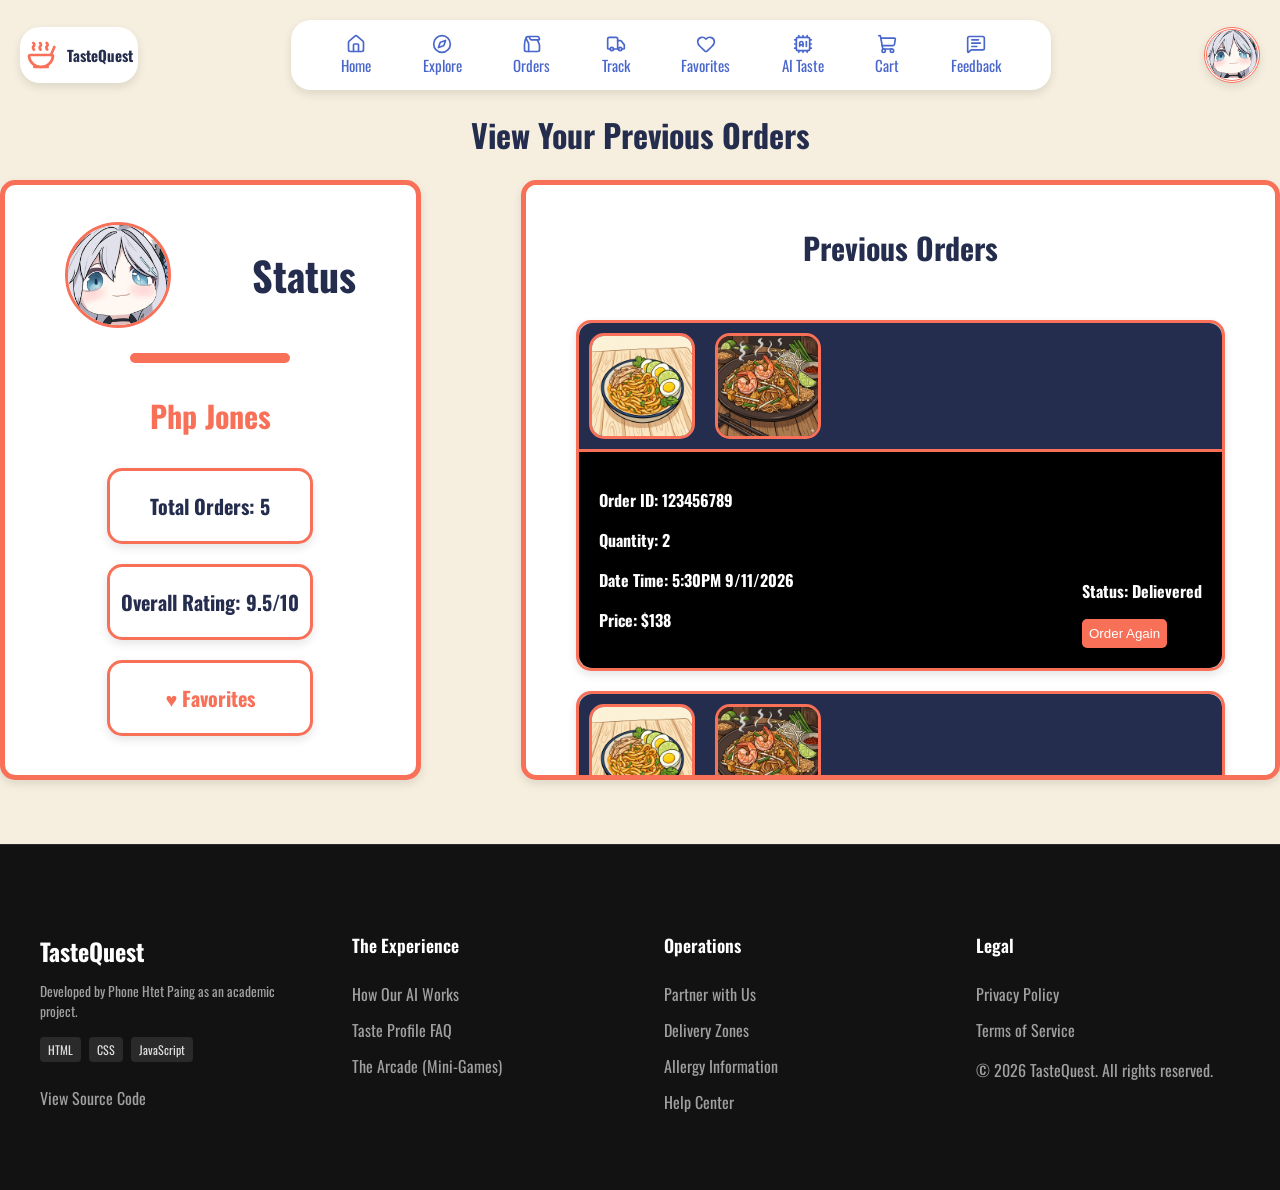
<file: pages/view_orders.html>
<!DOCTYPE html>
<html lang="en">
<head>
    <meta charset="UTF-8">
    <meta name="viewport" content="width=device-width, initial-scale=1.0">
    <title>Orders | TasteQuest 🍜🍣🎮</title> 
    <link rel="stylesheet" href="../styles.css">  
    <link rel="icon" type="image/x-icon" href="../food_svg_icon.ico"> 
</head>
<body>
    <nav class="nav-container"> 
        <div class="nav-logo box-decor box-hover">
            <svg xmlns="http://www.w3.org/2000/svg" width="32" height="32" viewBox="0 0 24 24" fill="none" stroke="#F87058" stroke-width="2" stroke-linecap="round" stroke-linejoin="round" class="lucide lucide-soup preview-icon"><path d="M11.248 3c.273.1.808.53.747 1.36-.05.83-.938 1.2-.989 2.02-.06.78.333 1.24.727 1.62"/><path d="M16.252 3c.268.1.794.53.745 1.36-.06.83-.923 1.2-.993 2.02-.05.78.338 1.24.725 1.62"/><path d="M19.5 12 22 6"/><path d="M4 12a1 1 0 00-.99 1.133A9 9 0 0012 21a9 9 0 008.99-7.867A1 1 0 0020 12z"/><path d="M6.252 3c.268.1.794.53.745 1.36-.06.83-.923 1.2-.993 2.02-.05.78.338 1.24.735 1.62"/><path d="M7 21h10"/></svg> 
            <h1>TasteQuest</h1> 
        </div>
        <div class="nav-main box-decor">
            <div class="nav-item"> 
                <svg xmlns="http://www.w3.org/2000/svg" width="20" height="20" viewBox="0 0 24 24" fill="none" stroke="#4966CC" stroke-width="2" stroke-linecap="round" stroke-linejoin="round" class="lucide lucide-house preview-icon"><path d="M15 21v-8a1 1 0 0 0-1-1h-4a1 1 0 0 0-1 1v8"/><path d="M3 10a2 2 0 0 1 .709-1.528l7-6a2 2 0 0 1 2.582 0l7 6A2 2 0 0 1 21 10v9a2 2 0 0 1-2 2H5a2 2 0 0 1-2-2z"/></svg> 
                <a href="../index.html">Home</a>
            </div>
            <div class="nav-item"> 
                <svg xmlns="http://www.w3.org/2000/svg" width="20" height="20" viewBox="0 0 24 24" fill="none" stroke="#4966CC" stroke-width="2" stroke-linecap="round" stroke-linejoin="round" class="lucide lucide-compass preview-icon"><circle cx="12" cy="12" r="10"/><path d="m16.24 7.76-1.804 5.411a2 2 0 0 1-1.265 1.265L7.76 16.24l1.804-5.411a2 2 0 0 1 1.265-1.265z"/></svg> 
                <a href="../pages/explore.html">Explore</a> 
            </div>
            <div class="nav-item"> 
                <svg xmlns="http://www.w3.org/2000/svg" width="20" height="20" viewBox="0 0 24 24" fill="none" stroke="#4966CC" stroke-width="2" stroke-linecap="round" stroke-linejoin="round" class="lucide lucide-paper-bag preview-icon"><path d="M5.364 3.848C4 6 3 9.652 3 12.652V19a2 2 0 002 2h14a2 2 0 002-2v-5c0-2.334-1.816-4.668-2.622-7.002"/><path d="M7 3h11.379a2 2 0 011.789 1.106l.723 1.447A1 1 0 0119.997 7h-8.525a2 2 0 01-1.789-1.106L8.79 4.105a2 2 0 10-3.579 1.789l2.261 4.522A5 5 0 018 12.652V21"/></svg> 
                <a href="../pages/view_orders.html">Orders</a>
            </div> 
            <div class="nav-item"> 
                <svg xmlns="http://www.w3.org/2000/svg" width="20" height="20" viewBox="0 0 24 24" fill="none" stroke="#4966CC" stroke-width="2" stroke-linecap="round" stroke-linejoin="round" class="lucide lucide-truck preview-icon"><path d="M14 18V6a2 2 0 0 0-2-2H4a2 2 0 0 0-2 2v11a1 1 0 0 0 1 1h2"/><path d="M15 18H9"/><path d="M19 18h2a1 1 0 0 0 1-1v-3.65a1 1 0 0 0-.22-.624l-3.48-4.35A1 1 0 0 0 17.52 8H14"/><circle cx="17" cy="18" r="2"/><circle cx="7" cy="18" r="2"/></svg>  
                <a href="../pages/track_orders.html">Track</a>
            </div>
            <div class="nav-item"> 
                <svg xmlns="http://www.w3.org/2000/svg" width="20" height="20" viewBox="0 0 24 24" fill="none" stroke="#4966CC" stroke-width="2" stroke-linecap="round" stroke-linejoin="round" class="lucide lucide-heart preview-icon"><path d="M2 9.5a5.5 5.5 0 0 1 9.591-3.676.56.56 0 0 0 .818 0A5.49 5.49 0 0 1 22 9.5c0 2.29-1.5 4-3 5.5l-5.492 5.313a2 2 0 0 1-3 .019L5 15c-1.5-1.5-3-3.2-3-5.5"/></svg> 
                <a href="../pages/favorites.html">Favorites</a> 
            </div> 
            <div class="nav-item"> 
                <svg xmlns="http://www.w3.org/2000/svg" width="20" height="20" viewBox="0 0 24 24" fill="none" stroke="#4966CC" stroke-width="2" stroke-linecap="round" stroke-linejoin="round" class="lucide lucide-cpu-ai preview-icon"><path d="M12 20v2"/><path d="M12 2v2"/><path d="M16 9v6"/><path d="M17 20v2"/><path d="M17 2v2"/><path d="M2 12h2"/><path d="M2 17h2"/><path d="M2 7h2"/><path d="M20 12h2"/><path d="M20 17h2"/><path d="M20 7h2"/><path d="M7 20v2"/><path d="M7 2v2"/><path d="M8 13h4"/><path d="M8 15v-4a2 2 0 014 0v4"/><rect x="4" y="4" width="16" height="16" rx="2"/></svg> 
                <a href="../pages/ai_taste_match.html">AI Taste</a> 
            </div> 
            <div class="nav-item"> 
                <svg xmlns="http://www.w3.org/2000/svg" width="20" height="20" viewBox="0 0 24 24" fill="none" stroke="#4966CC" stroke-width="2" stroke-linecap="round" stroke-linejoin="round" class="lucide lucide-shopping-cart preview-icon"><path d="m2.05 2.05 1.099-.028a1 1 0 0 1 1.008.815l2.69 14.347A1 1 0 0 0 7.83 18H18"/><path d="M4.563 5h16.435a1 1 0 0 1 .981 1.204l-1.026 6.226A2 2 0 0 1 18.962 14H6.25"/><circle cx="18" cy="20" r="2"/><circle cx="8" cy="20" r="2"/></svg>
                <a href="../pages/cart.html">Cart</a> 
            </div> 
            <div class="nav-item"> 
                <svg xmlns="http://www.w3.org/2000/svg" width="20" height="20" viewBox="0 0 24 24" fill="none" stroke="#4966CC" stroke-width="2" stroke-linecap="round" stroke-linejoin="round" class="lucide lucide-message-square-text preview-icon"><path d="M22 17a2 2 0 0 1-2 2H6.828a2 2 0 0 0-1.414.586l-2.202 2.202A.71.71 0 0 1 2 21.286V5a2 2 0 0 1 2-2h16a2 2 0 0 1 2 2z"/><path d="M7 11h10"/><path d="M7 15h6"/><path d="M7 7h8"/></svg> 
                <a href="../pages/feedback.html">Feedback</a> 
            </div>
        </div>
        <div class="nav-profile box-decor box-hover">
            <a href="../pages/profile.html"><img src="../data/images/profile_pic.jpg" width="50px" draggable="false"></a> 
        </div>
    </nav> 

    <h1 style="text-align: center;">View Your Previous Orders</h1> 

    <main class="prev-orders-profile">
        <div class="profile-status box-decor box-hover"> 
            <div class="profile-img-status"> 
                <img src="../data/images/profile_pic.jpg" alt="profile_pic" draggable="false">  
                <h3>Status</h3> 
            </div> 
            <hr>
            <p>Php Jones</p> 
            <div style="cursor: default;" class="orders-status-box box-decor box-hover">
                <p>Total Orders: 5</p> 
            </div> 
            <div style="cursor: default;" class="orders-status-box box-decor box-hover">
                <p>Overall Rating: 9.5/10</p> 
            </div> 
            <div class="orders-status-box box-decor box-hover">
                <p><a href="favorites.html"><span style="color: #F87058">♥ Favorites</span></a></p> 
            </div>
        </div> 

        <div class="prev-orders box-decor box-hover"> 
            <p>Previous Orders</p> 

            <div class="prev-order-item box-decor">
                <div class="prev-order-item-list"> 
                    <img src="../data/images/foods/NanGyiThoke.png" alt="NanGyiThoke"> 
                    <img src="../data/images/foods/PadThai.png" alt="PadThai">  
                </div> 
                <div class="prev-order-details"> 
                    <div class="prev-order-detail-item pod-item1">
                        <p>Order ID: 123456789</p> 
                        <p>Quantity: 2</p> 
                        <p>Date Time: 5:30PM 9/11/2026</p> 
                        <p>Price: $138</p> 
                        </div> 
                    <div class="prev-order-detail-item pod-item2">
                        <p>Status: Delievered</p> 
                        <button class="btn">Order Again</button>
                    </div>
                </div>
            </div> 

            <div class="prev-order-item box-decor">
                <div class="prev-order-item-list"> 
                    <img src="../data/images/foods/NanGyiThoke.png" alt="NanGyiThoke"> 
                    <img src="../data/images/foods/PadThai.png" alt="PadThai">  
                </div> 
                <div class="prev-order-details"> 
                    <div class="prev-order-detail-item pod-item1">
                        <p>Order ID: 123456789</p> 
                        <p>Quantity: 2</p> 
                        <p>Date Time: 5:30PM 9/11/2026</p> 
                        <p>Price: $138</p> 
                        </div> 
                    <div class="prev-order-detail-item pod-item2">
                        <p>Status: Delievered</p> 
                        <button class="btn">Order Again</button>
                    </div>
                </div>
            </div>

            <div class="prev-order-item box-decor">
                <div class="prev-order-item-list"> 
                    <img src="../data/images/foods/NanGyiThoke.png" alt="NanGyiThoke"> 
                    <img src="../data/images/foods/PadThai.png" alt="PadThai">  
                </div> 
                <div class="prev-order-details"> 
                    <div class="prev-order-detail-item pod-item1">
                        <p>Order ID: 123456789</p> 
                        <p>Quantity: 2</p> 
                        <p>Date Time: 5:30PM 9/11/2026</p> 
                        <p>Price: $138</p> 
                        </div> 
                    <div class="prev-order-detail-item pod-item2">
                        <p>Status: Delievered</p> 
                        <button class="btn">Order Again</button>
                    </div>
                </div>
            </div>

            <div class="prev-order-item box-decor">
                <div class="prev-order-item-list"> 
                    <img src="../data/images/foods/NanGyiThoke.png" alt="NanGyiThoke"> 
                    <img src="../data/images/foods/PadThai.png" alt="PadThai">  
                </div> 
                <div class="prev-order-details"> 
                    <div class="prev-order-detail-item pod-item1">
                        <p>Order ID: 123456789</p> 
                        <p>Quantity: 2</p> 
                        <p>Date Time: 5:30PM 9/11/2026</p> 
                        <p>Price: $138</p> 
                        </div> 
                    <div class="prev-order-detail-item pod-item2">
                        <p>Status: Delievered</p> 
                        <button class="btn">Order Again</button>
                    </div>
                </div>
            </div> 

            <div class="prev-order-item box-decor">
                <div class="prev-order-item-list"> 
                    <img src="../data/images/foods/NanGyiThoke.png" alt="NanGyiThoke"> 
                    <img src="../data/images/foods/PadThai.png" alt="PadThai">  
                </div> 
                <div class="prev-order-details"> 
                    <div class="prev-order-detail-item pod-item1">
                        <p>Order ID: 123456789</p> 
                        <p>Quantity: 2</p> 
                        <p>Date Time: 5:30PM 9/11/2026</p> 
                        <p>Price: $138</p> 
                        </div> 
                    <div class="prev-order-detail-item pod-item2">
                        <p>Status: Delievered</p> 
                        <button class="btn">Order Again</button>
                    </div>
                </div>
            </div>

        </div>
    </main> 

    <footer class="app-footer">
      <div class="footer-grid">
    
            <div class="footer-column brand-column">
              <h3 class="footer-logo">TasteQuest</h3>
              <p class="academic-note">Developed by Phone Htet Paing as an academic project.</p>
              <div class="tech-stack">
                <span class="badge">HTML</span>
                <span class="badge">CSS</span>
                <span class="badge">JavaScript</span>
              </div>
              <a href="https://github.com/PhpJones990/TasteQuest-Gamified-Food-Ordering-App-with-AI-Taste-Match" class="source-link" target="_blank" rel="noopener">View Source Code</a>
            </div>

            <div class="footer-column">
              <h4>The Experience</h4>
              <ul>
                <li><a href="#ai-engine">How Our AI Works</a></li>
                <li><a href="#taste-faq">Taste Profile FAQ</a></li>
                <li><a href="#arcade">The Arcade (Mini-Games)</a></li>
              </ul>
            </div>

            <div class="footer-column">
              <h4>Operations</h4>
              <ul>
                <li><a href="#partner">Partner with Us</a></li>
                <li><a href="#delivery">Delivery Zones</a></li>
                <li><a href="#allergy">Allergy Information</a></li>
                <li><a href="#support">Help Center</a></li>
              </ul>
            </div>

            <div class="footer-column">
              <h4>Legal</h4>
              <ul>
                <li><a href="#privacy">Privacy Policy</a></li>
                <li><a href="#terms">Terms of Service</a></li>
              </ul>
              <p class="copyright">© 2026 TasteQuest. All rights reserved.</p>
            </div>

        </div>
    </footer>

</body>
</html>
</file>
<file: styles.css>
@import url('https://fonts.googleapis.com/css2?family=Oswald:wght@200..700&display=swap'); 

:root 
{
    --primary-background-color: #F6EFDF; 
    --primary-font-color: #242D4D; 
    --primary-highlight-color: #F87058; 
    --secondary-highlight-color: #4966CC; 
}

body 
{
    background-color: var(--primary-background-color); 
    color: var(--primary-font-color); 
    font-family: "Oswald", Arial, Helvetica, sans-serif; 
    overflow-x: hidden;
    box-sizing: border-box; 
    margin: 0; 
}

a 
{
    text-decoration: none; 
}

.nav-container, .nav-logo, .nav-main, .nav-profile 
{
    display: flex; 
}

.nav-container 
{
    padding: 0 20px; 
    justify-content: space-between; 
    align-items: center;
    margin-top: 20px; 
} 

.box-decor 
{
    background-color: #fff; 
    border-radius: 20px; 
    box-shadow: 0px 4px 10px rgba(0, 0, 0, 0.1); 
} 

.box-hover 
{
    transition: all 0.5s ease; 
} 

.box-hover:hover 
{
    transform: translateY(-5px); 
}

.nav-logo 
{
    padding: 5px;
    justify-content: center; 
    align-items: center;
    gap: 10px;
    font-size: 10px; 
    cursor: default; 
} 

.nav-main 
{
    width: 700px;  
    justify-content: space-between;  
    align-items: center;
    padding: 5px 30px; 
    font-size: 15px; 
    height: 60px; 
} 

.nav-main a 
{
    color: var(--secondary-highlight-color); 
}

.nav-item 
{
    display: flex; 
    flex-direction: column; 
    justify-content: center; 
    align-items: center; 
    padding: 10px; 
    margin: 10px; 
    transition: all 0.5s ease;
    border-radius: 10px; 
    cursor: pointer; 
}  

.nav-item:hover 
{
    background-color: #e1e1e1; 
} 

.nav-item:active  
{
    transform: scale(0.8); 
}

.nav-profile 
{
    justify-content: center; 
    align-items: center;
    width: 50px; 
    height: 50px; 
    overflow: hidden;  
    border-radius: 50%; 
    border: 3px double var(--primary-highlight-color);
} 
 
.main-quote 
{
    font-size: 80px; 
    text-align: center; 
} 

.quote-marquee 
{
    border-block: 3px solid var(--primary-highlight-color);   
    font-size: 15px;
    display: flex; 
    overflow-x: auto;  
    cursor: default;
} 

.quote-marquee::-webkit-scrollbar 
{
    display: none; 
}

.marquee-group 
{
    display: flex; 
    justify-content: center; 
    align-items: center; 
    
} 

.marquee-to-left 
{
    animation: marquee-spin-left 15s infinite linear; 
}

.marquee-to-right 
{
    animation: marquee-spin-right 15s infinite linear; 
}

.marquee-item 
{
    flex: 0 0 20rem; 
    user-select: none;
}

@keyframes marquee-spin-left 
{
    from { translate: 0; } 
    to { translate: -100%; }     
} 

@keyframes marquee-spin-right 
{
    from { translate: -100%; } 
    to { translate: 0; }     
} 

.image-slide-container 
{
    width: 100vw; 
    height: 200px; 
    overflow: hidden; 
    margin: 20px auto; 
    display: flex; 
    align-items: center; 
}  

.image-track 
{
    /* border: 1px solid blue;  */
    display: flex;  
    align-items: center; 
    height: 180px; 
    gap: 20px;  
    transform: translate(0%, 0%); 
}

.image-slide-card 
{
    width: 180px;
    height: 150px;
    background-color: #fff; 
    overflow: hidden; 
    display: flex; 
    flex-direction: column; 
    justify-content: center; 
    align-items: center; 
    padding-top: 30px; 
    position: relative; 
    left: 25%;  
    cursor: pointer; 
    user-select: none;
    transition: all 0.5s ease; 
} 

.image-slide-card:hover  
{
    transform: translateY(-5%);
}

.slide-image 
{
    width: 120px; 
    height: 120px; 
    margin-bottom: 0; 
    border-radius: 20px;
} 

.home-bento 
{
    display: grid; 
    grid-template-columns: repeat(4, 200px); 
    grid-template-rows: repeat(3, 200px); 
    gap: 20px; 
    justify-content: center;
    grid-template-areas: 
    "recommend order order profile" 
    "recommend ai-taste ai-taste favorites" 
    "about about about game";
} 

.bento-item 
{
    padding: 0 20px; 
    overflow: hidden;
}

.bento-recommend 
{
    display: flex; 
    flex-direction: column; 
    align-items: center;
} 

.bento-recommend > div 
{
    width: 150px; 
} 

.bento-recommend > div > img 
{
    width: 100%; 
    object-fit: cover; 
    border-radius: 20px;
} 

.bento-recommend > div  > p 
{ 
    color: var(--secondary-highlight-color); 
    font-size: 12px;
    text-align: center;
}

.btn 
{
    background-color: var(--primary-highlight-color); 
    color: #fff; 
    text-align: center; 
    padding: 5px; 
    border-radius: 5px;  
    border: 2px solid var(--primary-highlight-color); 
    transition: all 0.5s ease; 
} 

.btn:hover 
{
    background-color: #fff; 
    color: var(--primary-highlight-color); 
}

.bento-order 
{
    position: relative; 

}  

.bento-profile 
{
    display: flex; 
    flex-direction: column; 
    gap: 0; 
    justify-content: center; 
    align-items: center; 
}

.bento-profile > h4, .bento-profile > p, .bento-profile
{
    margin: 5px; 
    padding: 0;
}

.bento-profile  img 
{
    width: 100px;  
    border-radius: 50%; 
    border: 5px solid var(--primary-highlight-color); 
} 

.bento-ai-taste 
{
    padding: 0; 
} 

.bento-ai-item 
{
    margin: 10px 20px -10px 10px;  
    position: relative;
}

.ba-item1 
{
    font-size: 40px; 
    text-align: center; 
} 

.ba-item2 
{
    font-size: 20px; 
    text-align: center;  
}

.ba-item3 
{
    font-size: 40px;
    text-align: center; 
} 

.bento-match-btn 
{
    position: absolute; 
    left: 50%; 
    transform: translateX(-50%); 
    margin-top: 5px; 
    width: 150px;  
}

.bento-favorites 
{
    padding: 0; 
    position: relative;
}

.bf-item 
{
    margin: 0;
}

.bf-item1 
{
    font-size: 30px;
} 

.bf-item2 
{
    font-size: 20px;
} 

.bf-item3 
{
    font-size: 40px; 
    color: var(--primary-highlight-color);
} 

.bento-about-us 
{
    display: flex; 
    justify-content: center; 
    align-items: center;
} 

.bento-game 
{
    display: flex; 
    flex-direction: column; 
    justify-content: center; 
    align-items: center;
}

.bg-item 
{
    padding: 0; 
    margin: 0; 
} 

.bg-item1 
{
    font-size: 20px; 
} 

.bg-item2 
{
    font-size: 40px; 
    color: var(--primary-highlight-color);
} 

.bg-item3 
{
    font-size: 20px;
} 

.search-container {
  display: flex;
  align-items: center;
  position: relative;
  width: 100%;
  max-width: 480px; 
  max-height: 60px;
  background-color: #fff;
  border: 1px solid #e5e5ea;
  border-radius: 30px; 
  padding: 4px 6px 4px 16px; 
  box-shadow: 0px 4px 10px rgba(0, 0, 0, 0.1); 
  transition: all 0.5s ease; 
}

.search-icon {
  display: flex;
  align-items: center;
  color: #8e8e93;
  margin-right: 10px;
}

.search-input {
  flex: 1; 
  border: none;
  outline: none;
  background: transparent;
  font-size: 16px; 
  color: var(--primary-font-color); 
  height: 40px;
}

.search-input::placeholder {
  color: #aeaeae; 
} 

.search-btn {
  background-color: var(--primary-highlight-color); 
  color: #ffffff;
  border: none;
  outline: none;
  padding: 0 20px;
  height: 40px;
  border-radius: 20px; 
  font-size: 14px;
  font-weight: 500; 
  cursor: pointer; 
  transition: background-color 0.5s ease; 
}

.search-btn:hover {
  background-color: var(--secondary-highlight-color); 
}

.search-container:focus-within {
  background-color: #ffffff;
  border-color: var(--primary-highlight-color); 
  box-shadow: 0 0 0 4px rgba(222, 103, 79, 0.15);  
} 

.serach-section 
{
    display: flex; 
    justify-content: center; 
    align-items: center;
    gap: 50px;
    margin-top: 50px;
    width: 100vw; 
    height: 80px;  
} 

.serach-section > p 
{
    font-size: 30px;
}

.scroll-container-vertical 
{ 
    background-color: #fff; 
    border-radius: 20px; 
    border: 3px solid var(--primary-highlight-color);
    width: 80%;  
    margin: 50px auto; 
    display: grid; 
    grid-template-columns: repeat(auto-fill, minmax(200px, 1fr)); 
    gap: 30px; 
    
    max-height: 500px; 
    overflow-y: auto; 
    padding: 30px; 

    scrollbar-width: thin; 
    scrollbar-color: #4a4a4a transparent;
} 

/* .scroll-container-vertical::-webkit-scrollbar 
{
    width: 8px; 
} 

.scroll-container-vertical::-webkit-scrollbar-thumb{
    background-color: #2a2a2a; 
    border-radius: 8px;
  
    border: 2px solid #121212; 
}

.scroll-container-vertical::-webkit-scrollbar-thumb:hover{
    background-color: #4a4a4a; 
} */

.product-card 
{
    border: 3px solid var(--primary-highlight-color); 
    border-radius: 15px; 
    text-align: center; 
    background-color: #fff; 
    overflow: hidden;
    box-shadow: 0px 4px 10px rgba(0, 0, 0, 0.1); 
    padding-bottom: 20px; 
    transition: transform 0.5s ease; 
} 

.product-card:hover 
{
    transform: scale(1.05);
}

.product-image 
{
    width: 100%; 
    height: auto; 
    border-bottom: 3px solid var(--primary-highlight-color); 
} 

.product-title 
{
    font-size: 25px; 
    margin-top: 0; 
} 

.product-price 
{
    font-weight: bold; 
    font-size: 20px; 
    margin-top: -25px; 
    color: var(--primary-highlight-color);  
} 

.product-control-container 
{
    margin: 0 auto;  
    width: 100px; 
    height: 30px; 
    position: relative; 
} 

.add-to-cart-btn, .quantity-controller 
{
    width: 100%; 
    height: 100%; 
    border-radius: 10px; 
    box-sizing: border-box; 
}

.add-to-cart-btn 
{
    background-color: var(--primary-highlight-color); 
    color: #fff; 
    border: 3px solid var(--primary-highlight-color);  
    outline-color: var(--secondary-highlight-color); 
    font-size: 15px; 
    font-weight: bold; 
    cursor: pointer; 
    transition: background 0.5s ease; 
} 

.add-to-cart-btn:hover 
{
    background-color: #fff; 
    color: var(--primary-highlight-color); 
} 

.quantity-controller 
{
    display: flex;
    justify-content: space-between;
    align-items: center;
    background-color: #fff;
    border: 3px solid var(--primary-highlight-color);  
    padding: 0 8px; 
} 

.qty-btn 
{
    background: none;
    border: none;
    font-size: 20px;
    font-weight: bold;
    cursor: pointer;
    color: var(--primary-highlight-color);
    width: 32px;
    height: 32px;
    display: flex;
    align-items: center;
    justify-content: center; 
} 

.qty-count 
{
    font-size: 15px;
    font-weight: bold;
    color: #333;
} 

.hide 
{
    display: none !important; 
}


.app-footer {
  background-color: #121212; 
  color: #a0a0a0; 
  padding: 4rem 2rem;
  margin-top: 4rem;
  border-top: 1px solid #2a2a2a;
}

.footer-grid {
  max-width: 1200px;
  margin: 0 auto;
  display: grid;
  grid-template-columns: repeat(4, 1fr);
  gap: 3rem;
}

.footer-column h4 {
  color: #ffffff;
  font-size: 1.1rem;
  margin-bottom: 1.5rem;
  font-weight: 600;
}

.footer-column ul {
  list-style: none;
  padding: 0;
  margin: 0;
}

.footer-column ul li {
  margin-bottom: 0.75rem;
}

.footer-column a {
  color: #a0a0a0;
  text-decoration: none;
  transition: color 0.2s ease;
}

.footer-column a:hover {
  color: #ffffff;
}

.footer-logo {
  color: #ffffff;
  font-size: 1.5rem;
  margin-bottom: 0.5rem;
}

.academic-note {
  font-size: 0.85rem;
  margin-bottom: 1rem;
  line-height: 1.4;
}

.tech-stack {
  display: flex;
  gap: 0.5rem;
  margin-bottom: 1.5rem;
  flex-wrap: wrap;
}

.badge {
  background-color: #2a2a2a;
  padding: 0.25rem 0.5rem;
  border-radius: 4px;
  font-size: 0.75rem;
  color: #e0e0e0;
}

@media (max-width: 992px) {
  .footer-grid {
    grid-template-columns: repeat(2, 1fr);
    gap: 2rem;
  }
}

@media (max-width: 576px) {
  .footer-grid {
    grid-template-columns: 1fr;
    gap: 2rem;
    text-align: center;
  }
  
  .tech-stack {
    justify-content: center;
  }
} 

.prev-orders-profile 
{
    display: flex; 
    justify-content: center; 
    gap: 100px; 
    height: 600px; 
}

.profile-status 
{
    width: 400px; 
    padding: 20px; 
    background-color: #fff; 
    border-radius: 15px; 
    text-align: center; 
    font-weight: bold; 
    border: 5px solid var(--primary-highlight-color); 
} 

.profile-status img 
{
    width: 100px; 
    height: auto; 
    border-radius: 50%; 
    border: 3px solid var(--primary-highlight-color);
} 

.profile-img-status 
{
    display: flex; 
    justify-content: space-around; 
    align-items: center;
} 

.profile-img-status > h3 
{
    font-size: 40px;
} 

.profile-status > p 
{
    font-size: 30px; 
    color: var(--primary-highlight-color); 
} 

.orders-status-box 
{
    border: 3px solid var(--primary-highlight-color); 
    border-radius: 15px; 
    font-size: 20px; 
    width: 200px; 
    margin: auto auto 20px auto;    
} 

hr 
{
    background-color: var(--primary-highlight-color); 
    border: 5px solid var(--primary-highlight-color); 
    border-radius: 15px; 
    width: 150px; 
}

.prev-orders 
{
    width: 700px; 
    background-color: #fff; 
    border-radius: 15px; 
    padding: 10px 50px; 
    display: flex; 
    flex-direction: column;  
    gap: 20px; 
    
    max-height: 600px; 
    overflow-y: auto; 
    scrollbar-width: thin; 
    scrollbar-color: #4a4a4a transparent;

    border: 5px solid var(--primary-highlight-color); 
}  

.prev-orders > p 
{
    text-align: center; 
    font-size: 30px; 
    font-weight: bold; 
} 

.prev-orders button 
{
    cursor: pointer; 
}

.prev-order-item 
{
    border: 3px solid var(--primary-highlight-color); 
    border-radius: 15px;  
    display: flex; 
    flex-direction: column; 
    transition: transform 0.5s ease;  
} 

.prev-order-item:hover 
{
    transform: scale(1.05); 
}

.prev-order-item  img 
{
    width: 100px; 
    height: auto; 
    border-radius: 15px; 
    border: 3px solid var(--primary-highlight-color);
} 

.prev-order-item-list 
{
    display: flex; 
    gap: 20px; 
    border-bottom: 3px solid var(--primary-highlight-color); 
    padding: 10px; 
    background-color: var(--primary-font-color); 
    border-top-left-radius: 13px; 
    border-top-right-radius: 13px;
} 

.prev-order-details 
{
    padding: 20px; 
    display: grid; 
    grid-template-columns: 1fr 1fr; 
    font-weight: bold; 
    background-color: #000; 
    color: #fff; 
    border-bottom-left-radius: 13px; 
    border-bottom-right-radius: 13px;
} 

.pod-item2 
{
    align-self: self-end; 
    justify-self: self-end;
}


.cart-main-container {
    max-width: 1200px;
    margin: 20px auto 60px auto;
    padding: 0 20px;
    display: flex;
    gap: 24px;
    align-items: flex-start;
    box-sizing: border-box;
}

.cart-items-card {
    flex: 1.5;
    border: 5px solid var(--primary-highlight-color);
    padding: 20px 24px;
    box-sizing: border-box;
    max-height: 520px;
    overflow-y: auto;
    scrollbar-width: thin; 
    scrollbar-color: #4a4a4a transparent; 
}

.cart-items-card::-webkit-scrollbar {
    width: 6px;
}

.cart-items-card::-webkit-scrollbar-track {
    background: transparent;
}

.cart-items-card::-webkit-scrollbar-thumb {
    background: #4a4a4a;
    border-radius: 4px;
}

.cart-items-list {
    display: flex;
    flex-direction: column;
}

.cart-item {
    display: flex;
    align-items: center;
    gap: 16px;
    padding: 20px 0;
    border-bottom: 1px solid #ECECEC;
    transition: opacity 0.3s ease, transform 0.3s ease;
}

.cart-item:last-child {
    border-bottom: none;
}

.cart-item-image-wrapper {
    width: 96px;
    height: 96px;
    min-width: 96px;
    background-color: #F0EEED;
    border-radius: 14px;
    display: flex;
    align-items: center;
    justify-content: center;
    overflow: hidden;
}

.cart-item-image {
    width: 100%;
    height: 100%;
    object-fit: cover;
    border-radius: 14px;
    display: block;
}

.cart-item-details {
    flex: 1;
    display: flex;
    flex-direction: column;
    gap: 4px;
}

.cart-item-header {
    display: flex;
    justify-content: space-between;
    align-items: flex-start;
}

.cart-item-title {
    margin: 0;
    font-size: 19px;
    font-weight: 700;
    color: #000000;
    line-height: 1.3;
}

.cart-item-remove-btn {
    background: none;
    border: none;
    cursor: pointer;
    color: #ED3833;
    padding: 4px;
    display: flex;
    align-items: center;
    justify-content: center;
    transition: transform 0.2s ease, opacity 0.2s ease;
}

.cart-item-remove-btn:hover {
    transform: scale(1.15);
    opacity: 0.85;
}

.cart-trash-icon {
    stroke: #ED3833;
}

.cart-item-specs {
    margin: 2px 0 0 0;
    font-size: 13px;
    color: #7A7A7A;
    display: flex;
    flex-direction: column;
    gap: 2px;
}

.cart-item-specs p {
    margin: 0;
}

.cart-item-specs .spec-label {
    color: #7A7A7A;
}

.cart-item-specs .spec-value {
    color: #7A7A7A;
}

.cart-item-footer {
    display: flex;
    justify-content: space-between;
    align-items: center;
    margin-top: 10px;
}

.cart-item-price {
    margin: 0;
    font-size: 22px;
    font-weight: 700;
    color: #000000;
}

.cart-qty-controller {
    display: inline-flex;
    align-items: center;
    justify-content: space-between;
    background-color: #F0F0F0;
    border-radius: 30px;
    padding: 6px 14px;
    min-width: 105px;
    box-sizing: border-box;
}

.cart-qty-btn {
    background: none;
    border: none;
    font-size: 18px;
    font-weight: 600;
    color: #000000;
    cursor: pointer;
    width: 24px;
    height: 24px;
    display: flex;
    align-items: center;
    justify-content: center;
    padding: 0;
    user-select: none;
    transition: transform 0.15s ease, opacity 0.15s ease;
}

.cart-qty-btn:hover {
    opacity: 0.7;
    transform: scale(1.1);
}

.cart-qty-count {
    font-size: 14px;
    font-weight: 600;
    color: #000000;
    min-width: 20px;
    text-align: center;
}

.cart-empty-message {
    text-align: center;
    padding: 50px 20px;
}

.cart-empty-message p {
    font-size: 20px;
    color: #666666;
    margin-bottom: 20px;
}

.cart-shop-now-btn {
    display: inline-block;
    background-color: #000000;
    color: #ffffff;
    padding: 12px 28px;
    border-radius: 30px;
    text-decoration: none;
    font-weight: 600;
    transition: background-color 0.2s ease;
}

.cart-shop-now-btn:hover {
    background-color: #242D4D;
}

.cart-summary-card {
    flex: 1;
    border: 5px solid var(--primary-highlight-color);
    padding: 24px;
    box-sizing: border-box;
}

.summary-title {
    margin: 0 0 20px 0;
    font-size: 24px;
    font-weight: 700;
    color: #000000;
}

.summary-details {
    display: flex;
    flex-direction: column;
    gap: 16px;
}

.summary-row {
    display: flex;
    justify-content: space-between;
    align-items: center;
}

.summary-label {
    font-size: 16px;
    color: #7A7A7A;
}

.summary-value {
    font-size: 18px;
    font-weight: 700;
    color: #000000;
}

.discount-value {
    color: #ED3833;
}

.summary-divider {
    border: none;
    border-top: 1px solid #ECECEC;
    margin: 6px 0;
}

.total-row .summary-label {
    font-size: 18px;
    color: #000000;
}

.total-row .summary-value {
    font-size: 24px;
    font-weight: 700;
    color: #000000;
}

.promo-code-container {
    display: flex;
    gap: 12px;
    margin-top: 24px;
}

.promo-input-wrapper {
    flex: 1;
    display: flex;
    align-items: center;
    background-color: #F0F0F0;
    border-radius: 30px;
    padding: 10px 16px;
    gap: 10px;
}

.promo-tag-icon {
    flex-shrink: 0;
}

.promo-input {
    border: none;
    background: transparent;
    outline: none;
    width: 100%;
    font-size: 14px;
    color: #000000;
    font-family: inherit;
}

.promo-input::placeholder {
    color: #999999;
}

.promo-apply-btn {
    background-color: #000000;
    color: #ffffff;
    border: none;
    border-radius: 30px;
    padding: 12px 26px;
    font-size: 14px;
    font-weight: 600;
    cursor: pointer;
    font-family: inherit;
    transition: background-color 0.2s ease, transform 0.1s ease;
}

.promo-apply-btn:hover {
    background-color: #333333;
}

.promo-apply-btn:active {
    transform: scale(0.97);
}

.checkout-btn {
    width: 100%;
    background-color: #000000;
    color: #ffffff;
    border: none;
    border-radius: 30px;
    padding: 16px;
    margin-top: 20px;
    font-size: 16px;
    font-weight: 600;
    cursor: pointer;
    font-family: inherit;
    display: flex;
    align-items: center;
    justify-content: center;
    gap: 12px;
    transition: background-color 0.2s ease, transform 0.15s ease;
}

.checkout-btn:hover {
    background-color: #333333;
}

.checkout-btn:active {
    transform: scale(0.98);
}

.cart-arrow-icon {
    stroke-width: 2.5;
}

@media (max-width: 860px) {
    .cart-main-container {
        flex-direction: column;
        align-items: stretch;
    }

    .cart-items-card, .cart-summary-card {
        width: 100%;
    }
}

@media (max-width: 480px) {
    .cart-item {
        gap: 12px;
    }

    .cart-item-image-wrapper {
        width: 76px;
        height: 76px;
        min-width: 76px;
    }

    .cart-item-title {
        font-size: 16px;
    }

    .cart-item-price {
        font-size: 18px;
    }

    .promo-code-container {
        flex-direction: column;
    }

    .promo-apply-btn {
        width: 100%;
    }
}


.track-main-container {
    max-width: 950px;
    margin: 20px auto 60px auto;
    padding: 0 20px;
    box-sizing: border-box;
    display: flex;
    flex-direction: column;
    gap: 35px;
}

.track-order-card,
.track-details-card {
    border: 5px solid var(--primary-highlight-color);
    box-sizing: border-box;
    overflow: hidden;
}

.track-order-card {
    padding: 30px;
}

.track-order-header {
    display: flex;
    justify-content: space-between;
    align-items: flex-start;
    flex-wrap: wrap;
    gap: 15px;
    margin-bottom: 35px;
}

.track-order-id-group {
    display: flex;
    align-items: center;
    gap: 12px;
}

.track-order-id-group h2 {
    margin: 0;
    font-size: 22px;
    font-weight: 700;
    color: var(--primary-font-color);
}

.track-order-meta {
    display: flex;
    flex-direction: column;
    align-items: flex-end;
    gap: 8px;
}

.track-meta-item {
    font-size: 15px;
    font-weight: 600;
    color: var(--primary-font-color);
    display: flex;
    align-items: center;
    gap: 10px;
}

.track-badge {
    padding: 4px 14px;
    border-radius: 20px;
    font-size: 13px;
    font-weight: 700;
    color: #ffffff;
}

.badge-blue {
    background-color: var(--secondary-highlight-color);
}

.badge-red {
    background-color: var(--primary-highlight-color);
}

.track-progress-container {
    width: 100%;
    margin-top: 10px;
}

.track-progress-bar {
    position: relative;
    display: flex;
    justify-content: space-between;
    align-items: center;
    margin: 0 40px 30px 40px;
}

.track-line-bg {
    position: absolute;
    top: 50%;
    left: 0;
    width: 100%;
    height: 6px;
    background-color: #d1d5db;
    transform: translateY(-50%);
    z-index: 1;
    border-radius: 3px;
}

.track-line-fill {
    position: absolute;
    top: 50%;
    left: 0;
    width: 66.6%;
    height: 6px;
    background-color: var(--primary-highlight-color);
    transform: translateY(-50%);
    z-index: 2;
    border-radius: 3px;
}

.track-node {
    position: relative;
    z-index: 3;
    width: 32px;
    height: 32px;
    border-radius: 50%;
    display: flex;
    align-items: center;
    justify-content: center;
    background-color: #d1d5db;
    color: #ffffff;
    transition: all 0.3s ease;
}

.track-node.completed {
    background-color: var(--primary-highlight-color);
}

.track-node.pending {
    background-color: #9ca3af;
}

.track-node svg {
    width: 16px;
    height: 16px;
    stroke: #ffffff;
    stroke-width: 3;
    fill: none;
    stroke-linecap: round;
    stroke-linejoin: round;
}

.track-steps-row {
    display: grid;
    grid-template-columns: repeat(4, 1fr);
    text-align: center;
    margin-top: 10px;
}

.track-step-item {
    display: flex;
    align-items: center;
    justify-content: center;
    gap: 12px;
}

.track-step-icon-wrap {
    width: 44px;
    height: 44px;
    border-radius: 12px;
    background-color: var(--primary-background-color);
    display: flex;
    align-items: center;
    justify-content: center;
    flex-shrink: 0;
}

.track-step-icon-wrap svg {
    stroke: var(--primary-font-color);
}

.track-step-text {
    text-align: left;
}

.track-step-text h4 {
    margin: 0;
    font-size: 15px;
    font-weight: 700;
    color: var(--primary-font-color);
    line-height: 1.2;
}

.track-details-card {
    padding: 0;
}

.track-details-header {
    background-color: var(--primary-highlight-color);
    color: #ffffff;
    padding: 22px 30px;
    display: flex;
    justify-content: space-between;
    align-items: center;
    flex-wrap: wrap;
    gap: 16px;
}

.track-details-header-info h3 {
    margin: 0;
    font-size: 22px;
    font-weight: 700;
    letter-spacing: 0.5px;
}

.track-details-header-info p {
    margin: 6px 0 0 0;
    font-size: 15px;
    opacity: 0.95;
    font-weight: 500;
}

.btn-download-invoice {
    background-color: #ffffff;
    color: var(--primary-font-color);
    border: none;
    padding: 10px 22px;
    border-radius: 30px;
    font-size: 14px;
    font-weight: 700;
    font-family: inherit;
    cursor: pointer;
    display: inline-flex;
    align-items: center;
    gap: 8px;
    transition: transform 0.2s ease, box-shadow 0.2s ease;
}

.btn-download-invoice svg {
    stroke: var(--primary-font-color);
}

.btn-download-invoice:hover {
    transform: translateY(-2px);
    box-shadow: 0 4px 8px rgba(0, 0, 0, 0.15);
}

.track-details-body {
    padding: 24px 30px;
}

.track-items-list {
    display: flex;
    flex-direction: column;
}

.track-food-item {
    display: flex;
    align-items: center;
    justify-content: space-between;
    padding: 18px 0;
    border-bottom: 1px solid #ECECEC;
}

.track-food-item:last-child {
    border-bottom: 1px solid #ECECEC;
}

.track-food-left {
    display: flex;
    align-items: center;
    gap: 16px;
}

.track-food-img {
    width: 65px;
    height: 65px;
    border-radius: 12px;
    object-fit: cover;
    border: 2px solid var(--primary-highlight-color);
    background-color: var(--primary-background-color);
}

.track-food-title {
    margin: 0;
    font-size: 18px;
    font-weight: 700;
    color: var(--primary-font-color);
}

.track-food-right {
    text-align: right;
}

.track-food-price {
    margin: 0;
    font-size: 18px;
    font-weight: 700;
    color: var(--primary-font-color);
}

.track-food-qty {
    margin: 4px 0 0 0;
    font-size: 14px;
    color: #6b7280;
    font-weight: 600;
}

.track-info-grid {
    display: grid;
    grid-template-columns: repeat(3, 1fr);
    gap: 20px;
    padding: 24px 0;
    border-bottom: 1px solid #ECECEC;
}

.track-info-col h4 {
    margin: 0 0 8px 0;
    font-size: 16px;
    font-weight: 700;
    color: var(--primary-font-color);
}

.track-info-col p {
    margin: 0;
    font-size: 14px;
    color: #4b5563;
    line-height: 1.5;
}

.payment-method-row {
    display: flex;
    align-items: center;
    gap: 8px;
    font-size: 14px;
    font-weight: 600;
    color: var(--primary-font-color);
}

.payment-card-badge {
    background-color: var(--primary-background-color);
    color: var(--primary-font-color);
    font-weight: 800;
    font-size: 11px;
    padding: 3px 8px;
    border-radius: 4px;
    border: 1px solid #d1d5db;
}

.track-bottom-grid {
    display: grid;
    grid-template-columns: 1fr 1fr;
    gap: 30px;
    padding-top: 24px;
}

.track-help-section h4 {
    margin: 0 0 12px 0;
    font-size: 16px;
    font-weight: 700;
    color: var(--primary-font-color);
}

.track-contact-item {
    display: flex;
    align-items: center;
    gap: 10px;
    font-size: 14px;
    font-weight: 600;
    color: var(--primary-font-color);
    margin-bottom: 10px;
    text-decoration: none;
    transition: opacity 0.2s ease;
}

.track-contact-item svg {
    stroke: var(--primary-font-color);
}

.track-contact-item:hover {
    opacity: 0.75;
}

.track-cost-breakdown {
    display: flex;
    flex-direction: column;
    gap: 10px;
}

.cost-row {
    display: flex;
    justify-content: space-between;
    align-items: center;
    font-size: 15px;
    color: #4b5563;
}

.cost-row.cost-highlight {
    color: var(--primary-highlight-color);
    font-weight: 700;
}

.cost-divider {
    border: none;
    border-top: 1px solid #ECECEC;
    margin: 6px 0;
}

.cost-total-row {
    display: flex;
    justify-content: space-between;
    align-items: center;
    font-size: 18px;
    font-weight: 700;
    color: var(--primary-font-color);
}

.cost-total-row .total-amount {
    font-size: 22px;
}

@media (max-width: 820px) {
    .track-steps-row {
        grid-template-columns: repeat(2, 1fr);
        gap: 20px;
    }

    .track-progress-bar {
        margin: 0 20px 25px 20px;
    }

    .track-info-grid {
        grid-template-columns: 1fr;
        gap: 16px;
    }

    .track-bottom-grid {
        grid-template-columns: 1fr;
        gap: 24px;
    }
}

@media (max-width: 540px) {
    .track-order-card {
        padding: 20px 16px;
    }

    .track-details-body {
        padding: 20px 16px;
    }

    .track-details-header {
        padding: 16px;
    }

    .track-steps-row {
        grid-template-columns: 1fr;
    }

    .track-step-item {
        justify-content: flex-start;
    }
}

.profile-box 
{
    border: 5px solid var(--primary-highlight-color); 
    width: 80%; 
    height: 300px; 
    margin: 130px auto 20px auto; 
    border-radius: 15px; 
    background-color: #fff; 
    position: relative; 
    text-align: center; 
} 

.profile-box > img 
{
    position: absolute; 
    width: 200px; 
    border: 3px double var(--primary-highlight-color); 
    border-radius: 50%; 
    transform: translate(-50%, -50%);  
} 

.profile-box > h3 
{
    margin-top: 110px; 
    font-size: 50px; 
    color: var(--primary-highlight-color)
} 

.profile-box > p 
{
    font-size: 30px; 
    margin-top: -20px;
} 

.profile-page-box
{
    display: grid; 
    grid-template-columns: 1fr 1fr; 
    grid-template-rows: 1fr 1fr; 
    justify-content: center; 
    gap: 100px; 
    height: 600px; 
    grid-template-areas: 
    "profile-status-box ai-taste-match" 
    "profile-status-box waiting-game"; 
    padding: 20px; 
    width: 80%; 
    margin: 30px auto; 
} 

.profile-ai-taste, .profile-waiting-game 
{
    border: 5px solid var(--primary-highlight-color); 
    background-color: #fff; 
    border-radius: 15px; 
    padding: 20px; 
    position: relative; 
    color: var(--primary-font-color); 
}
 
.profile-waiting-game  
{
    text-align: end; 
}



/* ==========================================================================
   Favorites Page Styles (Matching Reference Table Design)
   ========================================================================== */

.favorites-main-container {
    max-width: 1050px;
    margin: 20px auto 60px auto;
    padding: 0 20px;
    box-sizing: border-box;
}

.favorites-card {
    border: 5px solid var(--primary-highlight-color);
    box-sizing: border-box;
    padding: 0 24px 20px 24px;
    max-height: 520px;
    overflow-y: auto;
    overflow-x: auto;
    scrollbar-width: thin; 
    scrollbar-color: #4a4a4a transparent; 
}

/* Scrollbar styling for WebKit/Blink */
.favorites-card::-webkit-scrollbar {
    width: 6px;
    height: 6px;
}

.favorites-card::-webkit-scrollbar-track {
    background: transparent;
}

.favorites-card::-webkit-scrollbar-thumb {
    background: #4a4a4a;
    border-radius: 4px;
}

.favorites-table {
    width: 100%;
    border-collapse: separate;
    border-spacing: 0;
    margin: 0;
    text-align: left;
}

.favorites-table thead {
    position: sticky;
    top: 0;
    z-index: 10;
}

.favorites-table thead th {
    padding: 20px 14px 16px 14px;
    font-size: 16px;
    font-weight: 700;
    color: var(--primary-font-color);
    border-bottom: 2px solid #ECECEC;
    background-color: #ffffff;
    position: sticky;
    top: 0;
    z-index: 10;
}

.favorites-table thead tr th:first-child {
    border-top-left-radius: 12px;
}

.favorites-table thead tr th:last-child {
    border-top-right-radius: 12px;
}

.favorites-table tbody tr {
    border-bottom: 1px solid #ECECEC;
    transition: background-color 0.2s ease;
}

.favorites-table tbody tr:last-child {
    border-bottom: none;
}

.favorites-table tbody tr:hover {
    background-color: rgba(246, 239, 223, 0.3);
}

.favorites-table tbody td {
    padding: 16px 14px;
    vertical-align: middle;
}

.th-remove, .td-remove {
    width: 40px;
    text-align: center;
}

.fav-remove-btn {
    background: none;
    border: none;
    cursor: pointer;
    font-size: 20px;
    font-weight: 700;
    color: var(--primary-font-color);
    line-height: 1;
    padding: 4px;
    display: inline-flex;
    align-items: center;
    justify-content: center;
    transition: color 0.2s ease, transform 0.2s ease;
}

.fav-remove-btn:hover {
    color: var(--primary-highlight-color);
    transform: scale(1.25);
}

.th-image, .td-image {
    width: 90px;
}

.fav-img-wrap {
    width: 75px;
    height: 75px;
    border-radius: 12px;
    overflow: hidden;
    background-color: var(--primary-background-color);
    border: 2px solid var(--primary-highlight-color);
    display: flex;
    align-items: center;
    justify-content: center;
}

.fav-food-img {
    width: 100%;
    height: 100%;
    object-fit: cover;
    display: block;
}

.th-name, .td-name {
    min-width: 150px;
}

.fav-food-name {
    font-size: 18px;
    font-weight: 700;
    color: var(--primary-font-color);
}

.th-price, .td-price {
    min-width: 120px;
}

.fav-food-price {
    font-size: 17px;
    font-weight: 700;
    color: var(--primary-font-color);
}

.th-stock, .td-stock {
    min-width: 110px;
}

.fav-stock-status {
    font-size: 15px;
    font-weight: 600;
    color: var(--secondary-highlight-color);
}

.th-actions, .td-actions {
    min-width: 150px;
    text-align: right;
}

.fav-add-cart-btn {
    display: inline-block;
    background-color: var(--primary-font-color);
    color: #ffffff;
    padding: 12px 22px;
    border-radius: 4px;
    font-size: 13px;
    font-weight: 700;
    letter-spacing: 0.5px;
    text-decoration: none;
    text-align: center;
    transition: background-color 0.2s ease, transform 0.15s ease;
}

.fav-add-cart-btn:hover {
    background-color: var(--primary-highlight-color);
    transform: translateY(-2px);
}

@media (max-width: 768px) {
    .favorites-card {
        padding: 0 14px 16px 14px;
    }

    .favorites-table thead th,
    .favorites-table tbody td {
        padding: 12px 8px;
    }

    .fav-img-wrap {
        width: 60px;
        height: 60px;
    }

    .fav-food-name, .fav-food-price {
        font-size: 15px;
    }

    .fav-add-cart-btn {
        padding: 10px 14px;
        font-size: 11px;
    }
} 



.about-container {
  max-width: 1100px;
  margin: 0 auto;
  padding: 3rem 2rem;
  display: flex;
  flex-direction: column;
  gap: 4rem;
}

.hero-section {
  text-align: center;
  max-width: 800px;
  margin: 0 auto;
}

.category-tag {
  display: inline-block;
  background-color: rgba(255, 107, 107, 0.1);
  color: var(--primary-highlight-color);
  padding: 0.4rem 1rem;
  border-radius: 20px;
  font-size: 0.85rem;
  font-weight: 600;
  margin-bottom: 1rem;
  border: 1px solid rgba(255, 107, 107, 0.3);
}

.hero-title {
  font-size: 2.8rem;
  line-height: 1.2;
  margin-bottom: 1.2rem;
  font-weight: 800;
}

.highlight {
  color: var(--primary-highlight-color);
}

.hero-subtitle {
  font-size: 1.2rem;
  color: var(--text-muted);
}

.mission-card {
  background-color: var(--card-bg);
  border: 1px solid var(--card-border);
  border-radius: 20px;
  padding: 2.5rem;
  max-width: 850px;
  margin: 0 auto;
  text-align: center;
  box-shadow: 0 10px 30px rgba(0, 0, 0, 0.3);
}

.mission-card h2 {
  font-size: 1.8rem;
  margin-bottom: 1rem;
  color: var(--text-main);
}

.mission-card p {
  color: var(--text-muted);
  font-size: 1.1rem;
}

.section-title {
  text-align: center;
  font-size: 2rem;
  margin-bottom: 2rem;
}

.pillars-grid {
  display: grid;
  grid-template-columns: repeat(auto-fit, minmax(280px, 1fr));
  gap: 1.8rem;
}

.pillar-card {
  /* background-color: #fff;
  border: 5px solid var(--primary-highlight-color); */
  border-radius: 20px;
  padding: 2rem;
  display: flex;
  flex-direction: column;
  gap: 1rem;
  transition: transform 0.3s ease;
}

.pillar-card:hover {
  transform: translateY(-5px);
}

.card-icon {
  font-size: 2.5rem;
}

.pillar-card h3 {
  font-size: 1.3rem;
  color: var(--text-main);
}

.pillar-card p {
  color: var(--text-muted);
  font-size: 0.95rem;
}

.cta-card {
  background: linear-gradient(135deg, #2a1a1a 0%, #1a1a1a 100%);
  border: 1px solid var(--primary-highlight-color);
  border-radius: 20px;
  padding: 3rem 2rem;
  text-align: center;
  display: flex;
  flex-direction: column;
  align-items: center;
  gap: 1rem;
}

.cta-card h2 {
  font-size: 2rem; 
  color: var(--primary-highlight-color); 
}

.cta-card p {
  color: var(--primary-highlight-color);
  max-width: 600px;
}

.cta-btn {
  display: inline-block;
  margin-top: 1rem;
  background-color: var(--primary-highlight-color);
  color: #ffffff;
  padding: 0.8rem 2rem;
  border-radius: 10px;
  text-decoration: none;
  font-weight: 700;
  transition: background-color 0.2s ease, transform 0.2s ease;
}

.cta-btn:hover {
  background-color: #e05555;
  transform: scale(1.03);
}

.feedback-page-container {
  max-width: 1000px;
  margin: 0 auto;
  padding: 3rem 1.5rem;
  display: flex;
  flex-direction: column;
  gap: 3rem;
}

.hero-section {
  text-align: center;
  max-width: 750px;
  margin: 0 auto;
}

.category-tag {
  display: inline-block;
  background-color: rgba(255, 107, 107, 0.1);
  color: var(--primary-highlight-color);
  padding: 0.4rem 1rem;
  border-radius: 20px;
  font-size: 0.85rem;
  font-weight: 600;
  margin-bottom: 1rem;
  border: 1px solid rgba(255, 107, 107, 0.3);
}

.hero-title {
  font-size: 2.5rem;
  font-weight: 800;
  margin-bottom: 1rem;
}

.highlight {
  color: var(--primary-highlight-color);
}

.hero-subtitle {
  font-size: 1.1rem;
  color: var(--text-muted);
}

.stats-bar {
  background-color: var(--card-bg);
  border: 1px solid var(--card-border);
  border-radius: 16px;
  padding: 1.5rem;
  display: flex;
  justify-content: space-around;
  align-items: center;
  max-width: 800px;
  margin: 0 auto;
  width: 100%;
}

.stat-item {
  display: flex;
  flex-direction: column;
  align-items: center;
}

.stat-number {
  font-size: 1.5rem;
  font-weight: 800;
  color: var(--primary-highlight-color);
}

.stat-label {
  font-size: 0.85rem;
  color: var(--text-muted);
}

.stat-divider {
  width: 1px;
  height: 35px;
  background-color: var(--card-border);
}

.filter-bar {
  display: flex;
  gap: 0.75rem;
  justify-content: center;
  flex-wrap: wrap;
}

.filter-btn {
  background-color: var(--card-bg);
  border: 1px solid var(--card-border);
  color: var(--text-muted);
  padding: 0.5rem 1.2rem;
  border-radius: 20px;
  font-size: 0.9rem;
  cursor: pointer;
  transition: all 0.2s ease;
}

.filter-btn:hover,
.filter-btn.active {
  background-color: var(--primary-highlight-color);
  border-color: var(--primary-highlight-color);
  color: #ffffff;
}


.feedback-feed {
  display: flex;
  flex-direction: column; 
  gap: 1.5rem;            
  max-width: 800px;       
  margin: 0 auto;         
  width: 100%;
}

.feedback-card {
  background-color: #fff;
  border: 5px solid var(--primary-highlight-color);
  border-radius: 18px;
  padding: 1.8rem;
  display: flex;
  flex-direction: column; 
  gap: 1.2rem;
  transition: transform 0.2s ease, border-color 0.2s ease;
}

.feedback-card:hover {
  transform: translateY(-3px);
  border-color: rgba(255, 107, 107, 0.4);
}

.card-header {
  display: flex;
  justify-content: space-between;
  align-items: center;
}

.user-info {
  display: flex;
  align-items: center;
  gap: 0.8rem;
}

.user-avatar {
  width: 44px;
  height: 44px;
  border-radius: 50%;
  background-color: #2a2a2a;
  color: var(--primary-highlight-color);
  font-weight: 700;
  display: flex;
  align-items: center;
  justify-content: center;
  border: 1px solid var(--card-border);
}

.user-name {
  font-size: 1.05rem;
  font-weight: 600;
}

.verified-badge {
  font-size: 0.75rem;
  color: #4cd964;
}

.rating-stars {
  color: #ffb703;
  font-size: 1.1rem;
  letter-spacing: 2px;
}

.card-body {
  display: flex;
  flex-direction: column;
  gap: 0.8rem;
}

.dish-details {
  display: flex;
  justify-content: space-between;
  align-items: center;
  flex-wrap: wrap;
  gap: 0.5rem;
}

.dish-name {
  font-weight: 600;
  font-size: 0.95rem;
  color: var(--text-main);
}

.taste-tags {
  display: flex;
  gap: 0.4rem;
}

.taste-tag {
  background-color: #262626;
  color: var(--primary-highlight-color);
  font-size: 0.75rem;
  padding: 0.2rem 0.6rem;
  border-radius: 6px;
  border: 1px solid rgba(255, 107, 107, 0.2);
}

.review-text {
  color: var(--text-muted);
  font-size: 1rem;
  line-height: 1.6;
}

.card-footer {
  display: flex;
  justify-content: space-between;
  align-items: center;
  border-top: 1px solid #242424;
  padding-top: 0.8rem;
  margin-top: 0.4rem;
}

.helpful-btn {
  background: none;
  border: 3px solid var(--primary-highlight-color);
  color: var(--primary-font-color); 
  font-family: "Oswald";
  padding: 0.35rem 0.8rem;
  border-radius: 8px;
  font-size: 0.85rem;
  cursor: pointer;
  transition: all 0.5s ease;
}

.helpful-btn:hover {
  background-color: var(--primary-highlight-color);
  color: #fff;
}

.post-time {
  font-size: 0.8rem;
  color: #777777;
}

.cta-card {
  background: linear-gradient(135deg, #2a1a1a 0%, #1a1a1a 100%);
  border: 1px solid var(--primary-highlight-color);
  border-radius: 20px;
  padding: 2.5rem 2rem;
  text-align: center;
  max-width: 800px;
  margin: 0 auto;
  display: flex;
  flex-direction: column;
  align-items: center;
  gap: 1rem;
}

.cta-btn {
  background-color: var(--primary-highlight-color);
  color: #ffffff;
  padding: 0.8rem 2rem;
  border: none;
  border-radius: 10px;
  font-weight: 700;
  cursor: pointer;
  transition: transform 0.2s ease;
}

.cta-btn:hover {
  transform: scale(1.03);
} 

@media (max-width: 600px) {
  .stats-bar {
    flex-direction: column;
    gap: 1rem;
  }
  
  .stat-divider {
    width: 60%;
    height: 1px;
  }

  .dish-details {
    flex-direction: column;
    align-items: flex-start;
  }
} 

@media (max-width: 768px) {
  .hero-title {
    font-size: 2rem;
  }
  
  .hero-subtitle {
    font-size: 1rem;
  }
  
  .about-container {
    padding: 2rem 1rem;
    gap: 2.5rem;
  }
}

.page-container {
  max-width: 1100px;
  margin: 0 auto;
  padding: 3rem 1.5rem;
  display: flex;
  flex-direction: column;
  gap: 3rem;
}

.hero-section {
  text-align: center;
  max-width: 750px;
  margin: 0 auto;
}

.category-tag {
  display: inline-block;
  background-color: rgba(255, 107, 107, 0.1);
  color: var(--primary-highlight-color);
  padding: 0.4rem 1rem;
  border-radius: 20px;
  font-size: 0.85rem;
  font-weight: 600;
  margin-bottom: 1rem;
  border: 1px solid rgba(255, 107, 107, 0.3);
}

.hero-title {
  font-size: 2.5rem;
  font-weight: 800;
  margin-bottom: 1rem;
}

.highlight {
  color: var(--primary-highlight-color);
}

.hero-subtitle {
  font-size: 1.1rem;
  color: var(--text-muted);
}

.match-layout {
  display: grid;
  grid-template-columns: 1fr 1fr;
  gap: 2rem;
  align-items: start;
}

.selection-card {
  background-color: var(--card-bg);
  border: 1px solid var(--card-border);
  border-radius: 20px;
  padding: 2rem;
  display: flex;
  flex-direction: column;
  gap: 1.8rem;
}

.group-label {
  display: block;
  font-weight: 700;
  font-size: 1.05rem;
  margin-bottom: 0.8rem;
  color: var(--text-main);
}

.option-grid {
  display: grid;
  grid-template-columns: repeat(2, 1fr);
  gap: 0.6rem;
}

.pill-option {
  position: relative;
  cursor: pointer;
}

.pill-option input {
  position: absolute;
  opacity: 0;
  cursor: pointer;
}

.pill-option span {
  display: block;
  background-color: var(--primary-font-color);
  border: 1px solid var(--card-border);
  color: #fff;
  padding: 0.6rem 0.8rem;
  border-radius: 12px;
  font-size: 0.85rem;
  text-align: center;
  transition: all 0.5s ease;
}

.pill-option input:checked + span {
  background-color: var(--primary-highlight-color);
  border-color: var(--primary-highlight-color);
  color: #ffffff;
  font-weight: 600;
}

.generate-btn {
  background-color: var(--primary-highlight-color);
  color: #ffffff;
  border: none;
  padding: 0.9rem;
  border-radius: 12px;
  font-weight: 700;
  font-size: 1rem;
  cursor: pointer;
  margin-top: 0.5rem; 
  transition: transform 0.5s ease; 
} 

.generate-btn:hover 
{
    transform: scale(1.05);
}

.result-card {
  background-color: var(--card-bg);
  border: 1px solid var(--primary-highlight-color);
  border-radius: 20px;
  padding: 2.2rem;
  display: flex;
  flex-direction: column;
  gap: 1.5rem;
  position: relative;
  box-shadow: 0 10px 30px rgba(0, 0, 0, 0.4);
}

.match-badge {
  position: absolute;
  top: -14px;
  right: 20px;
  background-color: var(--primary-highlight-color);
  color: #ffffff;
  font-size: 0.8rem;
  font-weight: 800;
  padding: 0.3rem 0.9rem;
  border-radius: 20px;
}

.vibe-tag {
  color: var(--primary-highlight-color);
  font-size: 0.85rem;
  font-weight: 600;
}

.result-title {
  font-size: 1.7rem;
  font-weight: 800;
  margin-top: 0.2rem;
}

.dish-names {
  color: var(--text-muted);
  font-size: 1rem;
  margin-top: 0.2rem;
}

.analysis-box {
  background-color: var(--primary-font-color);
  border: 1px solid var(--secondary-highlight-color); 
  color: #fff; 
  border-radius: 14px;
  padding: 1.2rem;
}

.analysis-box h3 {
  font-size: 0.95rem;
  color: var(--text-main);
  margin-bottom: 0.6rem;
}

.analysis-box ul {
  list-style: none;
  display: flex;
  flex-direction: column;
  gap: 0.5rem;
}

.analysis-box li {
  font-size: 0.85rem;
  color: var(--text-muted);
}

.order-btn {
  background-color: #ffffff;
  color: var(--primary-highlight-color);
  border: 1px solid var(--primary-highlight-color);
  padding: 0.9rem;
  border-radius: 12px;
  font-weight: 800;
  font-size: 1rem;
  cursor: pointer; 
  box-shadow: 0 0 10px #ffe2dc; 
  transition: all 0.5s ease; 
} 

.order-btn:hover 
{
    box-shadow: 0 0 10px var(--primary-highlight-color); 
}

@media (max-width: 850px) {
  .match-layout {
    grid-template-columns: 1fr;
  }
}
</file>
<file: CSS/gameCanvasPage.css>
:root 
{
    --primary-background-color: #F6EFDF; 
    --primary-font-color: #242D4D; 
    --primary-highlight-color: #F87058; 
    --secondary-highlight-color: #4966CC; 
}

#mainGameCanvas 
{
    margin: 30px auto; 
    width: 700px; 
    height: 400px; 
    display: block; 
    border: 5px solid var(--primary-highlight-color);  
    border-radius: 15px;
}
</file>
